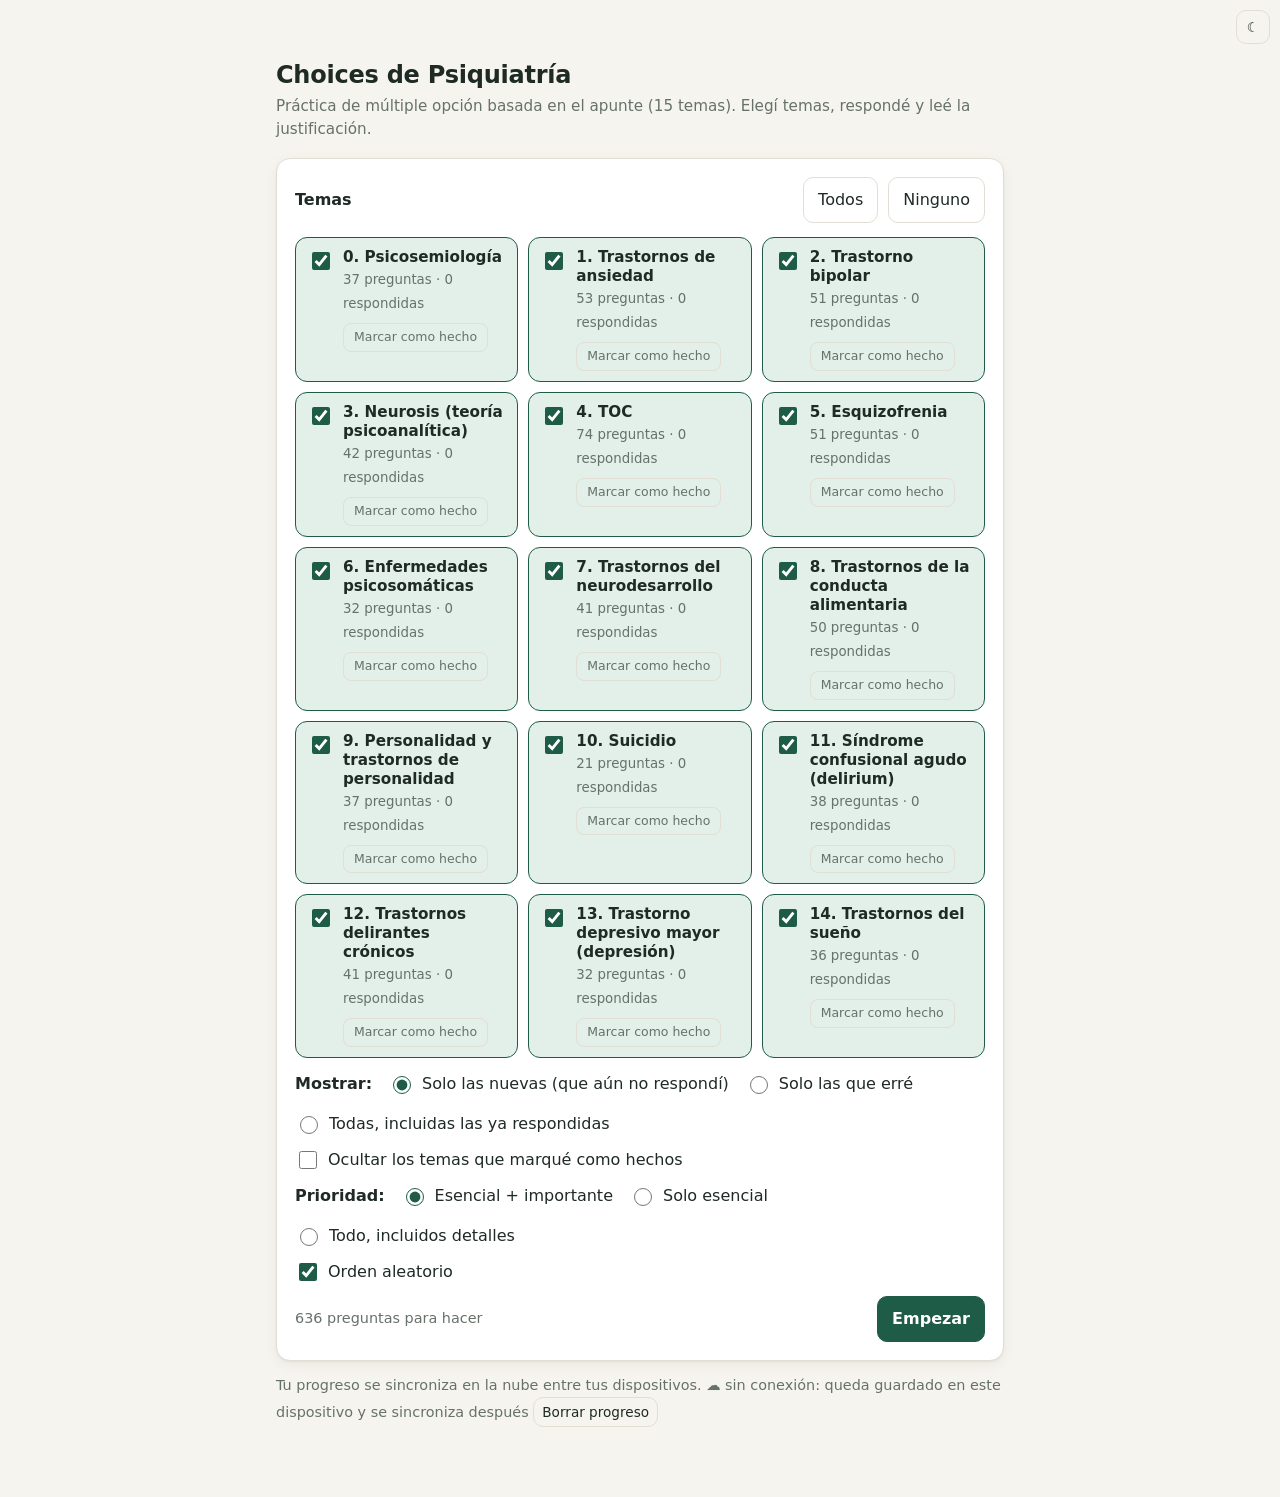
<file: faculdade-psiquiatria-choices.html>
<!doctype html>
<html lang="es">
<head>
<meta charset="utf-8">
<meta name="viewport" content="width=device-width, initial-scale=1">
<title>Choices de Psiquiatría</title>
<style>
:root{
  --bg:#f6f4ef; --card:#ffffff; --ink:#1f2a24; --muted:#66716a; --line:#e2ded4;
  --accent:#1f5c47; --accent-ink:#ffffff; --accent-soft:#e3efe9;
  --ok:#1d7a46; --ok-bg:#e1f3e8; --bad:#b3372e; --bad-bg:#fbe7e4; --warn-bg:#fff3d6;
  --shadow:0 1px 2px rgba(0,0,0,.05),0 4px 14px rgba(0,0,0,.05);
}
@media (prefers-color-scheme: dark){
  :root:not([data-theme="light"]){
    --bg:#141a17; --card:#1d2621; --ink:#e8efe9; --muted:#9aa89f; --line:#2f3b34;
    --accent:#5fb995; --accent-ink:#0f1a15; --accent-soft:#233a2f;
    --ok:#6fd49a; --ok-bg:#1c3a2a; --bad:#f08a80; --bad-bg:#40211e; --warn-bg:#3a3217;
    --shadow:none;
  }
}
:root[data-theme="dark"]{
  --bg:#141a17; --card:#1d2621; --ink:#e8efe9; --muted:#9aa89f; --line:#2f3b34;
  --accent:#5fb995; --accent-ink:#0f1a15; --accent-soft:#233a2f;
  --ok:#6fd49a; --ok-bg:#1c3a2a; --bad:#f08a80; --bad-bg:#40211e; --warn-bg:#3a3217; --shadow:none;
}
*{box-sizing:border-box}
html,body{margin:0}
body{background:var(--bg);color:var(--ink);font:16px/1.5 system-ui,-apple-system,"Segoe UI",Roboto,sans-serif;-webkit-text-size-adjust:100%}
.wrap{max-width:760px;margin:0 auto;padding:54px 16px 56px}
h1{font-size:1.5rem;margin:.2rem 0 .1rem;letter-spacing:-.01em}
.sub{color:var(--muted);margin:0 0 18px;font-size:.95rem}
.card{background:var(--card);border:1px solid var(--line);border-radius:14px;box-shadow:var(--shadow);padding:18px}
.row{display:flex;gap:10px;align-items:center;flex-wrap:wrap}
.spread{justify-content:space-between}
button{font:inherit;cursor:pointer;border-radius:10px;border:1px solid var(--line);background:var(--card);color:var(--ink);padding:10px 14px}
button:focus-visible,input:focus-visible,label:focus-within{outline:3px solid var(--accent);outline-offset:2px}
button.primary{background:var(--accent);color:var(--accent-ink);border-color:var(--accent);font-weight:600}
button.ghost{background:transparent}
button:disabled{opacity:.5;cursor:not-allowed}
.topics{display:grid;grid-template-columns:repeat(auto-fill,minmax(210px,1fr));gap:10px;margin:14px 0}
.topic{display:flex;gap:10px;align-items:flex-start;border:1px solid var(--line);border-radius:12px;padding:10px 12px;background:var(--card);cursor:pointer}
.topic input{margin-top:4px;accent-color:var(--accent);width:18px;height:18px;flex:none}
.topic.on{border-color:var(--accent);background:var(--accent-soft)}
.topic b{display:block;font-size:.95rem;line-height:1.25}
.topic small{color:var(--muted)}
.opts{display:flex;gap:16px;flex-wrap:wrap;margin:12px 0}
.opts label{display:flex;gap:8px;align-items:center;cursor:pointer}
.opts input{accent-color:var(--accent);width:18px;height:18px}
.hint{color:var(--muted);font-size:.9rem}
.bar{height:8px;border-radius:99px;background:var(--line);overflow:hidden}
.bar>i{display:block;height:100%;background:var(--accent);width:0;transition:width .25s}
.meta{display:flex;justify-content:space-between;gap:8px;color:var(--muted);font-size:.9rem;margin:8px 0 14px}
.tag{display:inline-block;background:var(--accent-soft);color:var(--accent);border-radius:99px;padding:2px 10px;font-size:.8rem;font-weight:600;margin-bottom:10px}
.q{font-size:1.12rem;font-weight:600;margin:0 0 14px;line-height:1.4}
.choice{display:flex;gap:12px;align-items:flex-start;width:100%;text-align:left;margin:0 0 10px;padding:12px 14px;border-radius:12px;border:1.5px solid var(--line);background:var(--card);line-height:1.4}
.choice:hover:not(:disabled){border-color:var(--accent)}
.choice .k{flex:none;width:26px;height:26px;border-radius:50%;background:var(--accent-soft);color:var(--accent);font-weight:700;font-size:.85rem;display:grid;place-items:center}
.choice.ok{border-color:var(--ok);background:var(--ok-bg)}
.choice.ok .k{background:var(--ok);color:#fff}
.choice.bad{border-color:var(--bad);background:var(--bad-bg)}
.choice.bad .k{background:var(--bad);color:#fff}
.choice:disabled{opacity:1;cursor:default;color:var(--ink)}
.choice.dim{opacity:.6}
.feedback{margin-top:14px;padding:14px;border-radius:12px;border:1px solid var(--line);background:var(--warn-bg)}
.feedback.ok{background:var(--ok-bg);border-color:var(--ok)}
.feedback.bad{background:var(--bad-bg);border-color:var(--bad)}
.feedback h3{margin:0 0 6px;font-size:1rem}
.feedback p{margin:0}
.feedback .src{margin-top:8px;font-size:.85rem;color:var(--muted)}
.nav{display:flex;justify-content:space-between;gap:10px;margin-top:16px;flex-wrap:wrap}
.score{font-size:3rem;font-weight:800;letter-spacing:-.02em;margin:.2rem 0}
.tb{display:grid;grid-template-columns:1fr auto;gap:4px 12px;align-items:center;margin:10px 0}
.tb .bar{grid-column:1/-1}
.tb span{font-size:.92rem}
.hide{display:none!important}
.theme{position:fixed;top:10px;right:10px;padding:6px 10px;font-size:.85rem}
@media (max-width:480px){.wrap{padding:50px 12px 48px}.card{padding:14px}.q{font-size:1.05rem}}

.topic .tx{flex:1;min-width:0}
.topic .mark{display:block;margin-top:8px;padding:4px 10px;font-size:.78rem;border-radius:8px;background:transparent;color:var(--muted)}
.topic.done{border-left:5px solid var(--ok)}
.topic.done b{color:var(--ok)}
.topic.done .mark{color:var(--ok);border-color:var(--ok)}
.mapbox{margin:10px 0 0;border:1px solid var(--line);border-radius:12px;padding:8px 12px;background:var(--card)}
.mapbox summary{cursor:pointer;color:var(--muted);font-size:.92rem}
.map{display:grid;grid-template-columns:repeat(auto-fill,minmax(40px,1fr));gap:6px;margin:10px 0 4px}
.mp{padding:7px 0;font-size:.85rem;border-radius:8px}
.mp.ok{background:var(--ok-bg);border-color:var(--ok)}
.mp.bad{background:var(--bad-bg);border-color:var(--bad)}
.mp.cur{outline:2px solid var(--accent);outline-offset:1px;font-weight:700}
.feedback .again{margin-top:10px;padding:6px 12px;font-size:.88rem}
</style>
</head>
<body>
<button class="theme ghost" id="theme" aria-label="Alternar tema claro/oscuro">☾</button>
<div class="wrap">

<section id="home">
  <h1>Choices de Psiquiatría</h1>
  <p class="sub">Práctica de múltiple opción basada en el apunte (15 temas). Elegí temas, respondé y leé la justificación.</p>
  <div class="card">
    <div class="row spread">
      <b>Temas</b>
      <span class="row"><button class="ghost" id="allOn">Todos</button><button class="ghost" id="allOff">Ninguno</button></span>
    </div>
    <div class="topics" id="topics"></div>
    <div class="opts" role="radiogroup" aria-label="Qué preguntas mostrar">
      <b>Mostrar:</b>
      <label><input type="radio" name="mode" value="todo" checked> Solo las nuevas (que aún no respondí)</label>
      <label><input type="radio" name="mode" value="wrong"> Solo las que erré</label>
      <label><input type="radio" name="mode" value="all"> Todas, incluidas las ya respondidas</label>
    </div>
    <div class="opts">
      <label><input type="checkbox" id="hideDone"> Ocultar los temas que marqué como hechos</label>
    </div>
    <div class="opts" role="radiogroup" aria-label="Prioridad">
      <b>Prioridad:</b>
      <label><input type="radio" name="prio" value="core" checked> Esencial + importante</label>
      <label><input type="radio" name="prio" value="top"> Solo esencial</label>
      <label><input type="radio" name="prio" value="all"> Todo, incluidos detalles</label>
    </div>
    <div class="opts">
      <label><input type="checkbox" id="shuf" checked> Orden aleatorio</label>
    </div>
    <div class="row spread">
      <span class="hint" id="sel"></span>
      <button class="primary" id="start">Empezar</button>
    </div>
  </div>
  <p class="hint" style="margin-top:14px">Tu progreso se sincroniza en la nube entre tus dispositivos. <span id="sync"></span> <button class="ghost" id="reset" style="padding:4px 8px;font-size:.85rem">Borrar progreso</button></p>
</section>

<section id="quiz" class="hide">
  <div class="row spread">
    <button class="ghost" id="quit">← Salir</button>
    <span class="hint" id="liveScore"></span>
    <button class="ghost" id="finish">Finalizar</button>
  </div>
  <div class="meta"><span id="pos"></span><span id="topicName"></span></div>
  <div class="bar" aria-hidden="true"><i id="prog"></i></div>
  <details class="mapbox"><summary id="mapSum">Mapa de preguntas</summary><div id="map" class="map"></div></details>
  <div class="card" style="margin-top:14px">
    <span class="tag" id="tag"></span>
    <p class="q" id="qtext"></p>
    <div id="choices"></div>
    <div id="fb" class="feedback hide" role="status" aria-live="polite"></div>
    <div class="nav">
      <button id="prev">← Anterior</button>
      <button class="primary" id="next">Siguiente →</button>
    </div>
    <p class="hint" style="margin:10px 0 0">Atajos: A–D o 1–4 para responder · ←/→ para moverte entre preguntas · tocá un número del mapa para saltar</p>
  </div>
</section>

<section id="result" class="hide">
  <h1>Resultado</h1>
  <div class="card">
    <div class="score" id="rScore"></div>
    <p class="sub" id="rMsg"></p>
    <div id="rTopics"></div>
    <div class="row" style="margin-top:16px">
      <button class="primary" id="redo">Repetir las que erré</button>
      <button class="primary" id="cont">Seguir con las que faltan</button>
      <button id="review">Revisar la sesión</button>
      <button id="home2">Volver al inicio</button>
    </div>
  </div>
</section>

</div>

<script>
const QS=[];
QS.push(...[["0.1", "¿Qué autor de la bibliografía de Psicosemiología escribió «Curso de Semiología Psiquiátrica»?", "Hugo Marietan", "Carlos R. Pereyra", "Juan C. Betta", "Mateo S. Denegri", "Pereyra: «Semiología y psicopatología de los procesos de la esfera intelectual». Betta: «Manual de Psiquiatría».", 3], ["0.2", "¿Cuáles son los tres planos de observación del examen inicial?", "Aspecto, actitud y conducta en la entrevista", "Conciencia, orientación y atención del paciente", "Pensamiento, lenguaje y juicio de realidad", "Afecto, voluntad y psicomotricidad general", "El examen mental empieza por la observación del paciente.", 2], ["0.2", "«Colaborador, reticente, suspicaz, hostil, demandante» describe:", "La actitud del paciente", "Su aspecto", "Su orientación", "Su estado de conciencia", "Aspecto: higiene, vestimenta, características físicas.", 2], ["0.2", "«Tranquilo, inquieto, contacto visual, desorganizado, ansioso, irritable» describe:", "Conducta durante la entrevista", "Actitud ante el examinador", "Aspecto físico del paciente", "Estado de orientación", "Son los ejemplos de la diapositiva.", 2], ["0.3", "¿En qué tres grupos se ordenan las funciones psíquicas?", "Cognitiva, afectiva y volitiva", "Básicas, superiores y vegetativas", "Conciencia, atención y memoria", "Pensamiento, lenguaje y juicio", "La cognitiva se divide en FIB y FIS.", 2], ["0.3", "¿Cuáles son las funciones intelectuales básicas (FIB)?", "Atención, sensopercepción y memoria", "Pensamiento, imaginación y juicio", "Atención, pensamiento y memoria", "Sensopercepción, imaginación y juicio", "Las FIS son pensamiento, imaginación y juicio.", 2], ["0.3", "¿Cuáles son las funciones intelectuales superiores (FIS)?", "Pensamiento, imaginación y juicio", "Atención, sensopercepción y memoria", "Pensamiento, memoria y juicio", "Imaginación, atención y juicio", "Las FIB son atención, sensopercepción y memoria.", 2], ["0.4", "¿Cuál es el orden de los niveles de conciencia, de mayor a menor?", "Vigilia, letargo/somnolencia, obnubilación, estupor y coma", "Vigilia, estupor, obnubilación, letargo y coma", "Coma, estupor, obnubilación, letargo y vigilia", "Vigilia, obnubilación, letargo, coma y estupor", "La diapositiva lo muestra como una flecha descendente.", 2], ["0.4", "¿Qué es la claridad de la conciencia?", "Atención más percepción", "Atención más percepción más memoria", "Percepción más memoria", "Atención más pensamiento", "Lucidez = atención + percepción + memoria.", 2], ["0.4", "¿De qué depende la lucidez?", "Del estado de las FIB", "Del estado de las FIS", "Solo del nivel de atención", "Del estado afectivo", "Lucidez = atención + percepción + memoria.", 2], ["0.4", "Paciente vigil, pero que no sabe en qué lugar está ni qué día es. ¿Qué alteración describe?", "Desorientación alopsíquica en espacio y tiempo", "Desorientación autopsíquica en la persona", "Alteración del juicio de realidad", "Obnubilación de la conciencia", "La orientación en persona es la autopsíquica.", 1], ["0.5", "La orientación en espacio y tiempo se llama:", "Alopsíquica", "Autopsíquica", "Somatopsíquica", "Mesopsíquica", "La orientación en persona es la autopsíquica.", 2], ["0.5", "¿Qué función depende de cada componente de la orientación en el tiempo?", "Día o noche depende de la conciencia; la fecha, de la memoria", "Día o noche depende de la memoria; la fecha, de la conciencia", "Ambos dependen exclusivamente de la atención", "Ambos dependen exclusivamente del lóbulo parietal", "La orientación en el espacio se asocia al lóbulo parietal.", 2], ["0.5", "¿Con qué estructura se asocia la orientación en el espacio?", "El lóbulo parietal", "El lóbulo frontal", "El lóbulo occipital", "El cerebelo", "Entorno, lugar, espacio.", 2], ["0.6", "La atención (prosexia) depende de:", "El SRA y el lóbulo frontal", "El lóbulo parietal", "El lóbulo occipital", "El cerebelo", "Puede ser voluntaria (dirigida) o involuntaria (espontánea).", 2], ["0.6", "Hipoprosexia e hiperprosexia son alteraciones:", "Cuantitativas de la atención", "Cualitativas de la atención", "Cuantitativas de la memoria", "Cualitativas del pensamiento", "La alteración cualitativa de la atención es la paraprosexia.", 2], ["0.6", "¿Cómo se explora la atención según la diapositiva?", "Conversación, consignas y meses al revés", "Dibujos y pruebas proyectivas", "Electroencefalograma de reposo", "Test de personalidad escrito", "Son los tres métodos que muestra la diapositiva.", 2], ["0.7", "¿Cómo se ilustran las ilusiones en la diapositiva?", "Con una soga enrollada y una nube con forma de rostro", "Con una voz que repite el propio nombre en silencio", "Con una sombra que se mueve en la penumbra", "Con un espejo roto que deforma la imagen", "Son percepciones distorsionadas de algo real.", 2], ["0.7", "¿Cuáles son los tipos de alucinaciones que muestra el esquema?", "Auditivas, visuales y cenestésicas", "Solo auditivas y visuales", "Solo visuales y olfatorias", "Solo táctiles y gustativas", "También figuran pseudoalucinaciones y alucinosis.", 2], ["0.7", "Soliloquios, musitaciones y risas inmotivadas son:", "Conductas que acompañan a las alucinaciones", "Alteraciones de la memoria reciente", "Alteraciones del juicio de realidad", "Alteraciones de la orientación", "Son conductas observables.", 2], ["0.8", "La amnesia retrógrada se refiere a:", "El pasado", "El futuro", "El presente", "La orientación", "La anterógrada se refiere al futuro.", 2], ["0.8", "¿Cuáles son las alteraciones cuantitativas de la memoria?", "Hipomnesia y amnesia", "Fabulaciones y confabulaciones", "Paramnesias y olvido", "Hipomnesia y fabulación", "Cualitativas: fabulaciones y confabulaciones.", 2], ["0.9", "¿Cuál de estas es una alteración de la forma del pensamiento?", "Viscosidad, perseveración y disgregación del pensamiento", "Fuga de ideas y taquipsiquia del pensamiento", "Ideas obsesivas y deliroides del pensamiento", "Logorrea y taquilalia del lenguaje", "Ritmo: fuga de ideas, taquipsiquia, bradipsiquia.", 2], ["0.9", "¿Qué alteraciones del ritmo del pensamiento muestra la diapositiva?", "Fuga de ideas, taquipsiquia y bradipsiquia", "Viscosidad, perseveración y bloqueo", "Ideas obsesivas y sobrevaloradas", "Disgregación y neologismos", "Contenido: obsesivas, sobrevaloradas, deliroides y delirantes.", 2], ["0.9", "¿Cuáles son las alteraciones del contenido del pensamiento?", "Ideas obsesivas, sobrevaloradas, deliroides y delirantes", "Viscosidad, perseveración y disgregación", "Fuga de ideas, taquipsiquia y bradipsiquia", "Bloqueo e interceptación del pensamiento", "La idea delirante está resaltada en el esquema.", 2], ["0.10", "¿Cuáles son las características centrales de la idea delirante?", "Certeza absoluta e irreductibilidad frente a la evidencia", "Duda permanente con lucha interna del paciente", "Variabilidad diaria según el estado de ánimo", "Culpa y arrepentimiento ante la crítica", "Puede ser verosímil o inverosímil, sistematizada o polimorfa.", 2], ["0.10", "¿Qué dos tipos agrupa el delirio paranoide en el esquema?", "Persecutorio y de perjuicio", "Celotípico y erotomaníaco", "Místico y de culpa", "De ruina y de influencia", "Otros tipos: megalómano, ruina, culpa, influencia, referencia, místico, hipocondríaco, celotípico y erotomaníaco.", 1], ["0.11", "¿Qué alteración del lenguaje corresponde a la articulación?", "Disartria", "Afasia", "Mutismo", "Neologismos", "Fluencia/producción: afasias. Emisión: mutismo.", 2], ["0.11", "Logorrea o verborragia es una alteración de:", "La cantidad del lenguaje, aumentada en exceso", "El ritmo del lenguaje, acelerado o enlentecido", "La articulación de las palabras al hablar", "La creación de palabras nuevas con sentido propio", "Ritmo: taquilalia/bradilalia. Creación: neologismos.", 2], ["0.11", "Ecolalia y verbigeración son alteraciones de:", "La repetición", "La creación", "La emisión", "La fluencia", "Neologismos son alteraciones de la creación.", 2], ["0.12", "¿Qué contenido tiene la diapositiva de imaginación?", "Solo el título, sin contenido para estudiar", "Un esquema completo con definiciones", "Una tabla con las alteraciones principales", "Una lista de síntomas con ejemplos clínicos", "No hay material para esta función en la clase.", 3], ["0.13", "¿Cuál NO es una forma de juicio alterado según la diapositiva?", "Conservado", "Desviado", "Suspendido", "Insuficientemente desarrollado", "Alterado: desviado, deteriorado/debilitado, suspendido o insuficientemente desarrollado.", 2], ["0.13", "¿Qué contrapone la diapositiva de juicio?", "Conciencia de enfermedad (insight) frente a conciencia de situación", "Memoria inmediata frente a memoria remota", "Afecto frente a voluntad de acción", "Orientación frente a lucidez de la conciencia", "Sin definirlas.", 2], ["0.14", "Hipertimia e hipotimia se representan con:", "Un termómetro", "Una balanza", "Un velocímetro", "Una flecha", "La hipertimia puede ser placentera o displacentera.", 2], ["0.14", "¿Cuál de estas es una alteración cualitativa del afecto?", "Indiferencia, ambivalencia y labilidad afectiva", "Hipertimia e hipotimia del estado de ánimo", "Hipobulia e hiperbulia de la voluntad", "Hipercinesia e hipocinesia de la motricidad", "Las cuantitativas son hipertimia e hipotimia.", 2], ["0.15", "¿Cómo se llama la disminución de la voluntad?", "Hipobulia o abulia, función volitiva disminuida", "Hiperbulia, función volitiva aumentada", "Hipotimia, afecto disminuido", "Acinesia, ausencia de movimiento", "Aumentada: hiperbulia.", 2], ["0.16", "¿Cuáles son las alteraciones cuantitativas de la psicomotricidad?", "Hipercinesia, hipocinesia y acinesia", "Manierismos y estereotipias", "Catalepsia y negativismo", "Perseveración y ecopraxia", "Las cualitativas son diez (perseveración, manierismos, etc.).", 2], ["0.16", "¿Cuál de estos términos está entre las alteraciones cualitativas de la psicomotricidad?", "Catalepsia y obediencia automática", "Hipercinesia y agitación psicomotriz", "Hipocinesia e inhibición motora", "Acinesia y enlentecimiento marcado", "Más perseveración, manierismos, estereotipias, ecopraxia e interceptación cinética.", 2], ["0.17", "¿Cuáles son las tres funciones vegetativas de la diapositiva?", "Sueño, alimentación (orexia) y sexualidad", "Conciencia, atención y memoria", "Afecto, voluntad y juicio", "Lenguaje, pensamiento y orientación", "Alteraciones que figuran: insomnio, hiperorexia, anorexia.", 2], ["1.1", "¿Cuál es el eje que ordena el diagnóstico de cualquier trastorno de ansiedad según la clase?", "La preocupación excesiva", "La inquietud motora", "La aceleración del pensamiento", "La impaciencia con el entorno", "El apunte aclara que una persona inquieta, acelerada o impaciente, sin preocupación excesiva de base, no tiene necesariamente un trastorno de ansiedad. El criterio central es la preocupación excesiva.", 1], ["1.2", "El trastorno de ansiedad por separación se vuelve patológico cuando:", "El miedo se replica con intensidad más allá de lo esperable para la edad", "El miedo aparece por primera vez alrededor de los 7-8 meses de vida", "El niño llora al separarse de cualquier persona desconocida", "El niño se niega a hablar con una persona o en un lugar puntual", "Alrededor de los 7-8 meses es una fase normal del desarrollo (el niño toma conciencia de ser distinto del entorno). Se vuelve patológico si se replica con intensidad más allá de lo esperable para la edad.", 2], ["1.2", "¿Cuál es el tratamiento de los trastornos de ansiedad de inicio temprano (separación y mutismo selectivo)?", "Solo psicoterapia", "Un IRS desde el inicio", "Benzodiazepinas a dosis bajas", "Antidepresivos tricíclicos", "Los trastornos de inicio temprano (niñez) se tratan solo con psicoterapia, sin fármacos.", 1], ["1.2", "¿Qué define al mutismo selectivo?", "Imposibilidad de hablar ante una persona o situación puntual", "Negativa voluntaria a hablar en todos los contextos por oposicionismo", "Miedo intenso a ser humillado cuando debe hablar en público", "Retraso del lenguaje con habla pobre en cualquier contexto", "Es la imposibilidad, no la elección, de hablar ante una persona o situación puntual (un docente, un familiar). Previamente se descartan abuso o violencia.", 2], ["1.2", "¿Cuál de estas afirmaciones sobre la fobia específica es correcta?", "El miedo puede dispararse con la sola representación del objeto", "Requiere siempre tratamiento con IRS desde el inicio", "Se define por miedo a los espacios abiertos", "Genera deterioro del funcionamiento aun lejos del estímulo temido", "Es un miedo concreto e intenso a un objeto o situación (alturas, volar, arañas) que se dispara aun con la representación. Fuera de la exposición al estímulo la persona funciona normalmente. Se trata con psicoterapia, generalmente sin fármacos.", 2], ["1.2", "La agorafobia es el miedo a:", "Los espacios abiertos", "Los espacios cerrados o estrechos", "Salir de casa, como se cree popularmente", "Ser humillado en público", "La agorafobia es miedo a los espacios ABIERTOS (no «miedo a salir de casa»). Se contrapone a la claustrofobia (espacios cerrados), relevante por ejemplo para la resonancia magnética.", 2], ["1.2", "Un paciente no levanta la mano en clase, no va a un karaoke y busca pasar inadvertido por temor al juicio ajeno. ¿Qué cuadro tiene?", "Trastorno de ansiedad social", "Fobia específica a un objeto", "Agorafobia", "Mutismo selectivo", "En la ansiedad social el miedo central es hacer el ridículo o ser humillado en público; evita exponerse por temor al juicio ajeno, no por simple timidez.", 1], ["1.2", "¿Qué se descarta previamente ante un cuadro de mutismo selectivo?", "Abuso o violencia", "Hipoacusia congénita", "Esquizofrenia de inicio temprano", "Trastorno bipolar infantil", "El mutismo selectivo es la imposibilidad de hablar ante una persona o situación puntual; antes de diagnosticarlo se descartan abuso o violencia.", 3], ["1.2", "¿Cuál de estos trastornos de ansiedad requiere tratamiento farmacológico?", "Trastorno de ansiedad social", "Trastorno de ansiedad por separación", "Mutismo selectivo", "Fobia específica", "Los de inicio temprano y la fobia específica se tratan con psicoterapia. Requieren fármacos: agorafobia, pánico, TAG y ansiedad social.", 1], ["1.2", "¿Cuál es el tratamiento habitual de la fobia específica?", "Psicoterapia, generalmente sin fármacos", "IRS a dosis altas desde el inicio", "Benzodiazepinas de forma sostenida", "Antipsicóticos atípicos", "La fobia específica (alturas, volar, oscuridad, arañas, serpientes) se trata con psicoterapia, generalmente sin fármacos.", 1], ["1.2", "¿Por qué la claustrofobia es relevante en la práctica clínica?", "Dificulta estudios como la resonancia magnética", "Impide tomar medicación por vía oral", "Contraindica la anestesia general", "Impide realizar un electrocardiograma", "La claustrofobia es el miedo a espacios cerrados o estrechos, a diferencia de la agorafobia (espacios abiertos).", 2], ["1.2", "¿Qué distingue la ansiedad social de la simple timidez?", "Evita exponerse por temor al juicio ajeno y a la humillación", "Es solo reservado y no siente ningún miedo", "Evita únicamente a las personas que conoce", "Se expone sin problemas pero habla poco", "Evita levantar la mano, ir a un karaoke, y busca pasar inadvertido.", 2], ["1.3", "¿Qué diferencia un trastorno de pánico de un ataque de pánico aislado?", "Tras los ataques, la persona evita lugares o situaciones", "El trastorno tiene más síntomas físicos que el ataque aislado", "El ataque aislado dura más que los ataques del trastorno", "Un ataque aislado siempre deja secuelas conductuales", "Un ataque aislado le puede pasar a cualquiera y pasa sin secuelas. El trastorno aparece cuando hay evitación conductual (ej. deja de tomar el subte y camina 20 cuadras).", 1], ["1.3", "Un paciente llega a guardia convencido de que tiene un infarto, con parestesias en el miembro superior izquierdo y opresión precordial, y el ECG es normal. Para el episodio agudo de pánico, el manejo habitual es:", "Benzodiazepinas (clonazepam) y derivación a salud mental", "Un antidepresivo como única medida desde la guardia", "Un antipsicótico atípico a dosis bajas", "Psicoterapia sola, sin ningún fármaco", "La crisis aguda se trata con benzodiazepina; el trastorno de pánico (con evitación conductual) se trata con antidepresivos.", 1], ["1.3", "¿Cuál de estas manifestaciones NO corresponde a un ataque de pánico?", "Alucinaciones auditivas de comando", "Sensación de muerte inminente", "Parestesias en miembro superior izquierdo", "Sensación de «volverse loco»", "El ataque de pánico incluye muerte inminente, asfixia, opresión torácica, parestesias del miembro superior izquierdo, taquicardia, taquipnea, HTA transitoria y pérdida de control.", 2], ["1.3", "Una persona deja de tomar el subte y camina 20 cuadras; luego evita también el colectivo por asociarlo con el túnel del subte. ¿Qué ilustra?", "La evitación conductual propia del trastorno de pánico", "Una agorafobia pura sin ataques previos", "Una fobia específica a los túneles", "Un ataque de pánico aislado sin secuelas", "La evitación progresiva tras los ataques es lo que convierte un ataque aislado en trastorno de pánico.", 1], ["1.3", "¿Cómo se trata el trastorno de pánico ya instalado, con evitación conductual?", "Con antidepresivos", "Con benzodiazepinas únicamente", "Con antipsicóticos", "Solo con observación", "La crisis aguda se trata con benzodiazepina; el trastorno de pánico (con evitación) se trata con antidepresivos.", 2], ["1.3", "¿Qué se espera de un paciente con ataque de pánico que consulta en guardia creyendo tener un infarto?", "ECG normal", "ECG con supradesnivel del ST", "Troponina elevada", "Hipotensión sostenida", "Típicamente consulta por la opresión precordial y las parestesias del brazo izquierdo, que simulan un infarto, pero el ECG es normal.", 1], ["1.3", "Mujer de 32 años con episodios de opresión precordial y parestesias en el brazo izquierdo, ECG normal. Evita el subte y camina 20 cuadras. ¿Qué cuadro tiene?", "Trastorno de pánico, tratado con antidepresivos", "Ataque de pánico aislado, sin tratamiento", "Cardiopatía isquémica estable en seguimiento", "Fobia específica a los túneles y al subte", "Evitación conductual tras los ataques. La crisis aguda se trata con benzodiazepina; el trastorno, con antidepresivos.", 1], ["1.4", "El criterio C del DSM para el TAG exige:", "3 o más síntomas de una lista de 6 posibles", "Al menos 1 síntoma de una lista de 6", "Los 6 síntomas presentes al mismo tiempo", "Alucinaciones asociadas a la preocupación", "El criterio C pide 3 o más de estos 6 síntomas: inquietud, fatigabilidad fácil, dificultad para concentrarse, irritabilidad, tensión muscular y alteraciones del sueño.", 2], ["1.4", "¿Por qué el TAG está subdiagnosticado y subtratado?", "Genera síntomas somáticos y el paciente pasa por otras especialidades", "No produce síntomas físicos, solo preocupación mental", "Los pacientes consultan directamente a psiquiatría", "Responde siempre a la primera consulta clínica", "El estado de alerta sostenido (cortisol crónico y redistribución del flujo) genera somatizaciones. El paciente pasa por gastroenterología, traumatología, etc. Si no responde pese a estudios y tratamiento correctos, hay que sospechar ansiedad de base y derivar.", 2], ["1.4", "¿Qué se plantea sobre la relación entre un TAG no tratado y las enfermedades neurodegenerativas?", "Puede adelantar la aparición clínica", "Causa directamente la enfermedad de Alzheimer", "Protege contra la neurodegeneración por el cortisol", "No tiene relación alguna con la neurodegeneración", "El apunte dice que el TAG no tratado actúa como gatillo ambiental que puede acelerar la aparición de Parkinson, Alzheimer o demencia frontotemporal en predispuestos, sin ser su causa.", 2], ["1.4", "¿Qué caracteriza la preocupación del TAG?", "Excesiva, difícil de controlar y cotidiana", "Limitada a un objeto concreto", "Aparece solo ante estímulos específicos", "Breve y de resolución espontánea", "Abarca trabajo, dinero, transporte, salud de terceros y noticias, y domina el estado basal de la persona.", 2], ["1.4", "¿Qué mecanismo explica las manifestaciones somáticas del TAG?", "Cortisol crónico y alerta sostenida", "Déficit de serotonina periférica", "Hipofunción tiroidea secundaria", "Exceso de dopamina mesolímbica", "Es el mismo mecanismo por el que, al terminar un deporte, el estrés «baja» y uno nota las ganas de orinar.", 2], ["1.4", "¿Por cuál de estas consultas puede circular un paciente con TAG sin diagnosticar?", "Reflujo, úlceras, colon irritable, constipación y contracturas", "Fracturas, luxaciones y esguinces repetidos", "Infecciones respiratorias de repetición", "Cefaleas con aura y fotofobia únicamente", "El paciente pasa por gastroenterología, traumatología, etc., sin llegar nunca a salud mental por cuenta propia.", 1], ["1.4", "Ante un paciente con cuadro clínico que no responde pese a estudios y tratamiento correctos, ¿qué debe sospechar cualquier especialista?", "Ansiedad de base: derivar vía médico de familia", "Simulación del paciente: darlo de alta", "Error de laboratorio: repetir estudios", "Cuadro psicótico oculto: internar", "Es el rol del médico de cualquier especialidad.", 1], ["1.4", "¿Cuál es la serie de riesgo si un TAG no se trata?", "Ansiedad → depresión → psicosis", "Ansiedad → manía → demencia", "Ansiedad → fobia → pánico", "Ansiedad → TOC → bipolar", "Un TAG no tratado puede ser la puerta a un episodio depresivo mayor, y este puede desencadenar un cuadro psicótico en predispuestos.", 2], ["1.4", "Paciente que consulta a gastroenterología por reflujo y colon irritable y a traumatología por contracturas, con preocupación diaria por trabajo, dinero y salud de otros. ¿Qué cuadro sospecha?", "Trastorno de ansiedad generalizada", "Trastorno de pánico con agorafobia", "Enfermedad psicosomática pura", "Hipocondría con búsqueda de información", "El TAG se manifiesta con síntomas somáticos y está subdiagnosticado. Hay que derivar.", 1], ["1.4", "Según los criterios DSM-5 del TAG vistos en clase, ¿cuánto deben prolongarse la ansiedad y la preocupación excesivas?", "Más de 6 meses", "Más de 1 mes", "Más de 3 meses", "Más de 2 años", "Criterio A: ansiedad y preocupación excesivas (expectación aprensiva) sobre una amplia gama de acontecimientos, que se prolongan más de 6 meses.", 1], ["1.4", "Criterio B del TAG en la diapositiva de la clase:", "La preocupación resulta difícil de controlar", "La preocupación se limita a un único tema", "La preocupación aparece solo ante estímulos concretos", "La preocupación cede al distraerse", "Los criterios van de la A a la F: A excesiva y > 6 meses; B difícil de controlar; C ≥ 3 síntomas; D alteración de la actividad global; E exclusión de sustancias o enfermedades; F exclusión de otros trastornos.", 1], ["1.4", "Una paciente con anorexia nerviosa tiene preocupación y ansiedad limitadas a su peso y a la comida. ¿Corresponde diagnosticar TAG?", "No: el foco se limita a los síntomas de otro trastorno (criterio F)", "Sí, porque cumple el criterio A de más de 6 meses", "Sí, si además tiene 3 síntomas del criterio C", "Solo si agrega un ataque de pánico", "El criterio F excluye el TAG cuando el foco de la ansiedad no va más allá de otro trastorno: de ansiedad, del espectro obsesivo compulsivo, TDC, TEPT, anorexia nerviosa, somatización, ansiedad por separación, esquizofrenia o trastorno delirante.", 1], ["1.4", "Un paciente tiene ansiedad excesiva que se explica por efectos fisiológicos directos de una sustancia. ¿Qué criterio del TAG no se cumple?", "El E: exclusión de efectos de sustancias o de enfermedades clínicas", "El B: preocupación difícil de controlar", "El C: presencia de 3 o más síntomas", "El A: duración mayor a 6 meses", "El criterio E exige excluir los efectos fisiológicos directos de una sustancia o de enfermedades clínicas.", 1], ["1.4", "¿Cuál de estos diagnósticos NO figura en la lista de exclusión del criterio F de la diapositiva?", "Trastorno bipolar", "TEPT", "Esquizofrenia", "Trastorno de somatización", "La lista de la diapositiva incluye otro trastorno de ansiedad, del espectro obsesivo compulsivo, TDC, TEPT, anorexia nerviosa, somatización, ansiedad por separación, esquizofrenia y trastorno delirante.", 2], ["1.5", "¿Qué estructuras le dicen a la amígdala «ya pasó el peligro, apagá la alarma»?", "Corteza del cíngulo anterior y corteza prefrontal", "Hipocampo y corteza occipital", "Hipotálamo y glándula hipófisis", "Ganglios basales y cerebelo", "La amígdala da la valencia afectiva a los estímulos; el cíngulo anterior y la corteza prefrontal la regulan.", 2], ["1.5", "¿Cuáles son los hallazgos de imagen que se describen en la neurobiología común de ansiedad y bipolar?", "Amígdala hipertrófica y menor volumen prefrontal y cingular", "Amígdala atrófica y mayor volumen prefrontal", "Hipocampo hipertrófico como único hallazgo", "Menor volumen cerebeloso y talámico", "La hiperactividad crónica agranda la amígdala y el daño neurodegenerativo (con gliosis) reduce el volumen prefrontal y del cíngulo anterior.", 2], ["1.5", "¿Cómo contribuye la hiperactividad amigdalina a la neurodegeneración, además del cortisol crónico?", "Desbalancea glutamato/GABA hacia la excitación", "Aumenta el GABA y produce una sedación neuronal sostenida", "Disminuye la liberación de glutamato en la corteza prefrontal", "Inhibe el eje hipotálamo-hipófiso-adrenal de forma crónica", "El segundo mecanismo es la excitotoxicidad por desbalance hacia glutamato. El primero es el cortisol crónico que atraviesa la BHE y se une a receptores de glucocorticoides.", 2], ["1.5", "¿Qué función cumple la amígdala?", "Da valencia afectiva a los estímulos", "Regula el ritmo sueño-vigilia", "Controla la memoria declarativa", "Coordina el movimiento fino", "Decide si algo es peligroso, agradable o indiferente, tanto por vía sensorial como por aferencias viscerales.", 2], ["1.5", "¿Qué efecto tiene el cortisol crónico sobre las neuronas?", "Retracción dendrítica y pérdida de sinapsis", "Más ramificaciones dendríticas", "Mielinización excesiva", "Proliferación de neuronas nuevas", "El cortisol atraviesa la BHE y se une a receptores de glucocorticoides en neuronas y astrocitos.", 2], ["1.5", "¿Qué ilustra la analogía de la «heladera desenchufada»?", "Un circuito sin flujo vuelve a funcionar al restaurarlo", "El cerebro se apaga por completo durante la ansiedad", "El daño neuronal es siempre irreversible", "El tratamiento solo sirve durante las crisis", "Restaurar el circuito con un tratamiento efectivo hace que el síntoma se restituya.", 3], ["1.6", "Según la clase, el efecto terapéutico verdadero de los antidepresivos es:", "Regular la expresión génica y reconstruir sinapsis", "Llenar de serotonina la sinapsis, de forma directa", "Bloquear de forma sostenida los receptores de dopamina", "Aumentar la transmisión GABAérgica amigdalina", "No es «llenar de serotonina»: es un efecto neurotrófico por regulación génica. Benzodiazepinas, antipsicóticos y estabilizadores del ánimo no tienen ese efecto.", 2], ["1.6", "¿Por qué las drogas psicodélicas (psilocibina, ketamina) pueden funcionar mejor en depresión resistente?", "Son liposolubles y llegan a receptores 5-HT2 intracitoplasmáticos", "Son hidrosolubles y actúan solo sobre receptores de membrana", "Aumentan la cantidad de receptores serotoninérgicos de membrana", "Actúan bloqueando la recaptación de serotonina en la sinapsis", "En el estrés crónico puede haber déficit de receptores serotoninérgicos de membrana. Al ser liposolubles llegan a los 5-HT2 intracitoplasmáticos y generan el mismo efecto neurotrófico.", 2], ["1.6", "¿Cuál de estos grupos tiene efecto neurotrófico comprobado?", "Los antidepresivos (IRS y otros)", "Las benzodiazepinas", "Los antipsicóticos", "Los estabilizadores del ánimo clásicos", "Benzodiazepinas, antipsicóticos y estabilizadores del ánimo no tienen este efecto neurotrófico según la clase.", 2], ["1.7", "¿Cuál es el tratamiento farmacológico de primera línea de los trastornos de ansiedad?", "IRS (ISRS); si no funcionan, IRSN", "Benzodiazepinas sostenidas", "Antidepresivos tricíclicos", "Pregabalina sola", "Primera línea: ISRS, luego IRSN. Pregabalina es coadyuvante; los tricíclicos son segunda línea.", 1], ["1.7", "¿Cuál es el uso correcto de las benzodiazepinas en ansiedad?", "Puente las primeras 2-4 semanas, a dosis bajas", "Tratamiento de fondo durante los 2 años del esquema", "Primera línea sostenida mientras se titula el IRS", "Nunca, ni siquiera como puente de corta duración", "Los IRS tardan ~3 semanas en actuar (regulación génica). La benzodiazepina cubre ese período; lo ideal es retirarla al primer mes de control.", 1], ["1.7", "¿Qué ventaja tienen los antidepresivos tricíclicos (ej. imipramina) sobre los IRS?", "No bajan la libido, lo que mejora la adherencia en jóvenes", "Actúan en la primera semana, antes que los IRS", "Tienen efecto neurotrófico y los IRS no", "Son más seguros que los IRS en sobredosis", "Los tricíclicos son segunda línea; su ventaja es que no producen caída de la libido, que con IRS puede llevar al abandono.", 2], ["1.7", "Un paciente lleva 6 meses con sertralina 50 mg sin mejorar. Según la «regla de oro» de la clase:", "Nunca estuvo en tratamiento: 50 mg es dosis de inicio", "Fracaso terapéutico: corresponde cambiar de grupo", "Corresponde pasar a benzodiazepinas sostenidas", "Es la dosis de tratamiento habitual en ansiedad", "Las dosis de inicio NO son dosis de tratamiento: sertralina 50 mg es el arranque y el tratamiento real está en 200 mg. No fue un fracaso terapéutico.", 1], ["1.7", "¿Cuánto debe durar el tratamiento de ansiedad según la evidencia presentada?", "2 años; extenderlo a 3 o 5 no cambia mucho la recaída", "6 meses exactos, sin excepciones posibles", "5 años como mínimo para reducir recaídas", "De por vida desde el primer día de tratamiento", "El porcentaje de recaída baja con el tiempo y es bajo a los 2 años. Si reaparecen síntomas se reinicia, y puede sostenerse de por vida porque no hay evidencia de daño orgánico por uso crónico de IRS.", 1], ["1.7", "¿Cuál es el fármaco coadyuvante en el tratamiento de la ansiedad?", "Pregabalina", "Imipramina", "Clonazepam", "Quetiapina", "Primera línea ISRS, luego IRSN; la pregabalina es coadyuvante.", 1], ["1.7", "¿Por qué las benzodiazepinas se usan solo como puente?", "Los IRS tardan ~3 semanas en actuar, por regulación génica", "Los IRS actúan en 24 horas y las benzodiazepinas sobran", "Las benzodiazepinas son neurotróficas y se acumulan", "Las benzodiazepinas están contraindicadas en ansiedad", "Ideal: retirarlas al primer mes de control.", 1], ["1.7", "¿Qué dosis de fluoxetina puede requerirse en un TOC con dismorfia corporal?", "Hasta 120 mg", "20 mg", "40 mg como máximo", "5 mg", "Fluoxetina 20 mg es poco; las dosis de inicio no son dosis de tratamiento.", 2], ["1.7", "¿Qué dice la clase sobre el uso crónico de los IRS?", "No hay evidencia de daño orgánico", "Producen daño hepático progresivo", "Causan deterioro cognitivo a largo plazo", "Deben suspenderse siempre a los 6 meses", "La resistencia de los pacientes suele ser un tema de representación social del psicofármaco, no un riesgo médico real.", 2], ["1.7", "Paciente con ansiedad que lleva 6 meses con sertralina 50 mg sin mejoría. ¿Cuál es la interpretación correcta?", "Nunca estuvo realmente en tratamiento: es dosis de inicio", "Fracaso del ISRS: cambiar a benzodiazepinas", "Es la dosis plena habitual del fármaco", "Es una resistencia que exige indicar litio", "Las dosis de inicio no son dosis de tratamiento: sertralina llega a 200 mg.", 1], ["1.8", "«Me gustaría dormirme y no despertar más para dejar de sufrir», sin plan. Esto es:", "Ideación de muerte", "Ideación suicida (activa)", "Planificación suicida", "Acting suicida", "La ideación de muerte expresa cansancio del padecimiento sin plan. La ideación suicida activa implica pensar en matarse y elaborar el modo de hacerlo.", 2], ["1.8", "¿Con qué frecuencia debe evaluarse la ideación suicida en un paciente con episodio depresivo?", "En cada consulta, hasta la mejoría del ánimo", "Solo en la primera consulta del episodio", "Únicamente si el paciente lo menciona", "Solo cuando hay un intento previo", "El episodio depresivo se considera grave por definición; se debe evaluar ideación suicida en cada consulta hasta que mejore el ánimo.", 1], ["1.8", "¿Qué diferencia la ideación suicida (activa) de la ideación de muerte (pasiva)?", "Activa: hay un plan aunque no se anime a ejecutarlo", "Activa: el paciente no tiene sufrimiento alguno", "Pasiva: hay un plan detallado de ejecución", "Son idénticas y se tratan igual", "La ideación de muerte expresa cansancio del padecimiento sin plan.", 1], ["2.1", "¿En qué se diferencia la fisiopatología del bipolar de la de la ansiedad, siendo que comparten base neurobiológica?", "La amígdala queda librada a su suerte y alterna entre extremos", "La amígdala está atrofiada y no responde a los estímulos", "No hay compromiso de la corteza prefrontal ni del cíngulo", "El cortisol se encuentra crónicamente disminuido", "Comparten amígdala hiperreactiva y pérdida de regulación prefrontal/cingular. En el bipolar la amígdala alterna entre un extremo y otro (todo mal / todo bien), de forma desregulada respecto del entorno.", 1], ["2.2", "¿Cuál es la única diferencia que importa entre bipolar tipo 1 y tipo 2?", "El tipo 1 puede tener episodios de manía; el tipo 2 solo hipomanía", "El tipo 2 tiene depresiones más graves y el tipo 1 no", "El tipo 1 nunca tiene hipomanía", "El tipo 2 puede tener manía pero no depresión", "Tipo 1: puede presentar manía (y también hipomanía). Tipo 2: únicamente hipomanía, nunca manía completa.", 1], ["2.2", "Un paciente tuvo un único episodio maníaco confirmado hace 25 años y nunca más. Hoy consulta por depresión. ¿Qué se concluye?", "Es bipolar: un solo episodio confirmado alcanza", "No es bipolar, porque pasó demasiado tiempo", "Hay que esperar un segundo episodio para diagnosticar", "Corresponde a una ciclotimia sin otro diagnóstico", "Alcanza un solo episodio confirmado (aunque lo refiera un familiar o una internación antigua). Se ajusta el tratamiento aunque hoy solo tenga depresión.", 1], ["2.3", "¿Cuál de estas manifestaciones corresponde a la manía y NO a la hipomanía?", "Alucinaciones auditivas e ideación delirante de grandiosidad", "Menor necesidad de dormir, sin otros cambios", "Aumento de la energía y del rendimiento", "Trabajar 16 horas y dormir 4 sintiéndose perfecto", "La manía puede tener alucinaciones y delirios (típicamente de grandiosidad). La hipomanía no: hay aumento de energía y menor necesidad de descanso, sin alteración del pensamiento ni pérdida del juicio.", 2], ["2.3", "¿Qué proporción de los episodios maníacos tiene rasgos psicóticos, y qué consecuencia tiene para la clasificación?", "Aprox. 75%; el tipo 1 puede ser psicótico y el tipo 2 nunca", "Aprox. 10%; ningún bipolar es psicótico", "Aprox. 75%; el tipo 2 es el psicótico", "Aprox. 25%; solo el tipo 2 puede ser psicótico", "El bipolar tipo 1 en manía cursa con episodio psicótico en ~75% de los casos. El tipo 2 (solo hipomanía) nunca es psicótico.", 3], ["2.3", "¿Por qué en la manía hay conductas de alto riesgo (sexo sin protección, apuestas, gastos excesivos)?", "Disminuye la percepción de peligro", "Aumenta el miedo y el paciente actúa por evitación", "Hay un déficit de glutamato en la corteza prefrontal", "Es consecuencia directa del aislamiento social previo", "El apunte explica que, por disminución de la percepción de peligro (amígdala «apagada» para el riesgo), aparecen esas conductas.", 2], ["2.3", "¿Cómo es el discurso y el ánimo del paciente en manía?", "Ánimo muy elevado, gran energía y discurso acelerado", "Ánimo bajo y discurso pobre", "Ánimo estable con discurso lento", "Ánimo irritable sin cambios en la energía", "Similar a un cómico de stand-up muy extrovertido o a alguien bajo efecto de cocaína.", 1], ["2.3", "La fuga de ideas se describe como:", "Sensación de que los pensamientos van muy rápido", "Bloqueo brusco del pensamiento o del discurso", "Repetición en eco de lo que dice el otro", "Pensamiento enlentecido y empobrecido", "Se acompaña de agitación/excitación psicomotriz.", 2], ["2.3", "¿Cuál es el contenido típico del delirio en la manía?", "De grandiosidad, positivo para el paciente", "De ruina y de culpa, negativo", "De persecución policial por una deuda", "De enfermedad incurable", "Puede haber alucinaciones auditivas e ideación delirante en la manía.", 2], ["2.3", "«Con mi plata hago lo que quiero» ilustra:", "Conducta de riesgo por menor percepción de peligro", "Ideación delirante persecutoria", "Compulsión de verificación ritual", "Síntoma negativo de esquizofrenia", "Otras conductas: sexo sin protección con desconocidos y apuestas desmedidas.", 2], ["2.3", "Paciente con ánimo muy elevado, discurso acelerado, delirios de grandeza y alucinaciones auditivas. ¿Qué diagnóstico corresponde?", "Manía con rasgos psicóticos: bipolar tipo 1", "Hipomanía de un bipolar tipo 2", "Esquizofrenia paranoide", "Trastorno delirante de tipo grandioso", "El tipo 1 puede ser psicótico (~75% de las manías); el tipo 2, que solo tiene hipomanía, nunca.", 1], ["2.4", "¿Qué conviene preguntar en la anamnesis para detectar una hipomanía, que rara vez motiva la consulta?", "Por la vida cotidiana: «¿qué ya no podés hacer que antes sí?»", "Si tuvo algún día aislado de mucha energía", "Si consume café o estimulantes con frecuencia", "Solo por antecedentes de internación psiquiátrica", "La persona en hipomanía recién consulta cuando no puede sostener el ritmo. Un día aislado de mucha energía no es hipomanía: el criterio temporal sostenido (días/semanas) es central.", 2], ["2.4", "¿Qué criterio es central para hablar de hipomanía y no de «un día con mucha energía»?", "La duración sostenida de días o semanas", "La presencia de alucinaciones auditivas", "La necesidad de internación", "El uso previo de estimulantes", "Un día aislado de mucha energía (tras dormir bien o por cafeína) no es hipomanía.", 2], ["2.4", "¿Cuándo consulta típicamente una persona en hipomanía?", "Cuando ya no puede sostener ese ritmo", "Al inicio del episodio, por la euforia", "Nunca consulta, bajo ninguna circunstancia", "Siempre por insistencia de la pareja", "Por eso conviene preguntar por la vida cotidiana.", 1], ["2.4", "Hombre de 34 años: hace dos semanas trabaja 16 horas, duerme 4 y se siente perfecto. Sin alucinaciones ni delirios, juicio conservado. ¿Qué cuadro tiene?", "Hipomanía, compatible con un bipolar tipo 2", "Manía psicótica de un bipolar tipo 1", "Trastorno de ansiedad generalizada", "Un día de mucha energía sin significado clínico", "En la hipomanía no hay alteración del pensamiento, alucinaciones ni delirios. Los criterios de duración (días o semanas) la separan de un día aislado.", 1], ["2.5", "¿Cómo es el delirio en la depresión bipolar con rasgos psicóticos (melancolía)?", "De contenido negativo", "De grandiosidad y engrandecimiento", "De contenido erotomaníaco, siempre", "No existe: la depresión bipolar nunca es psicótica", "En la depresión psicótica el delirio es negativo, a diferencia del contenido positivo/grandioso del delirio maníaco.", 2], ["2.6", "¿Qué es el viraje maníaco y por qué es gravísimo?", "Pasaje en días a energía maníaca con ánimo deprimido, con riesgo suicida", "Cambio lento de depresión a manía a los 2 meses de tratamiento", "Remisión espontánea de la depresión con el antidepresivo", "Hipomanía benigna que aparece después del alta", "Ocurre en las primeras semanas (nunca al mes y medio). En depresión pura la abulia protege; en el viraje se recupera la energía primero pero el ánimo sigue deprimido y la ideación persiste: emergencia psiquiátrica.", 1], ["2.6", "¿En qué situaciones obliga a sospechar bipolaridad un primer episodio depresivo?", "Adolescentes y primer episodio depresivo en el embarazo", "Solo en mayores de 60 años con depresión", "Solo si hay antecedente de abuso de sustancias", "Únicamente en el puerperio inmediato", "La anamnesis de todo primer episodio depresivo debe buscar manía/hipomanía previa. Es especialmente importante en adolescentes y en el primer episodio durante el embarazo.", 2], ["2.6", "Según el docente, el aumento del riesgo suicida descrito con antidepresivos en adolescentes se debe a:", "Mala práctica (no evaluar ideación ni descartar bipolaridad)", "Efecto directo e inevitable de todo antidepresivo", "La edad de los pacientes, exclusivamente", "Una interacción con el litio en el tratamiento", "El docente lo atribuye a mala práctica y no al fármaco en sí.", 1], ["2.6", "¿Cómo se previene el viraje cuando hay sospecha de bipolaridad y hay que dar antidepresivo?", "Asociar estabilizador o antipsicótico atípico", "Dar el antidepresivo a dosis mínima, sin cobertura", "Indicar solo benzodiazepinas durante el episodio", "Esperar 1 mes y medio antes de indicar fármacos", "Se cubre con estabilizador o antipsicótico atípico y se retira esa cobertura una vez resuelta la ideación suicida.", 1], ["2.6", "En una depresión pura, ¿por qué la ideación suicida suele no llevar al acto?", "Hay abulia: no tiene energía para ejecutarla", "El ánimo está elevado y lo protege", "Hay delirios de grandeza que lo frenan", "Está sedado por la propia depresión", "A medida que mejora, primero se recupera la energía y luego desaparece la ideación, sin riesgo real.", 2], ["2.6", "¿En qué momento aparece el viraje maníaco tras iniciar un antidepresivo?", "En días, dentro de las primeras semanas de tratamiento", "Al mes y medio, de forma lenta y gradual", "A los 6 meses de iniciado el fármaco", "Solo después de suspender el antidepresivo", "Nunca al mes y medio de evolución lenta.", 1], ["2.6", "Mujer de 28 años con primer episodio depresivo. A los 10 días de iniciar un ISRS casi no duerme, está llena de energía, pero sigue con ánimo bajo y habla de morir. ¿Qué ocurre?", "Viraje maníaco: tiene energía para actuar la ideación suicida", "Respuesta antidepresiva adecuada y precoz", "Efecto adverso gastrointestinal sin importancia", "Cuadro de ansiedad por abstinencia del ISRS", "Es una emergencia psiquiátrica: se recupera la energía antes que el ánimo. Obliga a pensar en bipolaridad no diagnosticada.", 1], ["2.6", "Mujer de 26 años, sin antecedentes, con un primer episodio depresivo en el segundo trimestre de embarazo. ¿Qué hay que sospechar?", "Trastorno bipolar", "Depresión posparto anticipada", "Un trastorno de ansiedad por el embarazo", "Una depresión unipolar sin otra consideración", "El primer episodio depresivo durante el embarazo (no el posparto) obliga a sospechar bipolaridad.", 1], ["2.6", "Adolescente de 15 años con un primer episodio depresivo. ¿Qué debe hacerse antes de indicar un antidepresivo?", "Buscar manía o hipomanía previas y evaluar ideación suicida", "Indicar el antidepresivo y reevaluar en 2 meses", "Pedir directamente estudios por imágenes", "Indicar benzodiazepinas durante 6 meses", "El bipolar puede debutar desde los 13 años. El riesgo suicida atribuido a antidepresivos en adolescentes se debe, según el docente, a mala práctica.", 1], ["2.7", "Un paciente bipolar cambia de deprimido a la mañana a maníaco a la tarde. Es un ciclador:", "Ultrarrápido", "Rápido", "Lento", "Ultralento", "Ultrarrápido: cambios en el mismo día. Rápido: más de un episodio en el mismo año. Lento/ultralento: años entre episodios.", 1], ["2.7", "¿Qué es un episodio mixto?", "Depresión y manía/hipomanía a la vez", "Una manía seguida de una depresión a los 6 meses", "Oscilaciones leves del ánimo sin llegar a umbral", "Un episodio de hipomanía con rasgos psicóticos", "Ej.: llanto y desesperanza junto con inquietud motriz e insomnio. Es emergencia por el riesgo de suicidio con energía disponible. Las oscilaciones leves sin llegar a umbrales son ciclotimia, que no es patológica.", 2], ["2.7", "¿Qué es un ciclo en el trastorno bipolar?", "Ir de la eutimia a un polo, pasar o no por el otro y volver", "Un episodio depresivo aislado y único", "El tiempo entre dos internaciones consecutivas", "Un episodio de hipomanía de una semana", "Los cicladores varían en velocidad.", 2], ["2.7", "Un ciclador rápido es aquel que presenta:", "Más de un episodio dentro del mismo año", "Un episodio cada 10 años", "Cambios dentro del mismo día", "Un solo episodio en toda la vida", "Lento/ultralento: años entre episodios. Ultrarrápido: cambios en el mismo día.", 2], ["2.7", "¿Es patológica la ciclotimia?", "No: oscila levemente sin alcanzar umbrales", "Sí: equivale a un bipolar tipo 2", "Sí: equivale a un bipolar tipo 1", "Sí: requiere litio siempre", "No alcanza los umbrales de manía, hipomanía ni depresión.", 2], ["2.8", "Un bipolar ciclador lento, con años entre episodios, ¿necesita tratamiento continuo?", "Sí: es crónico y progresivo", "No, basta tratar solo el episodio agudo", "No, a los 2 años sin episodios se suspende", "Solo si es tipo 1 y con síntomas psicóticos", "El trastorno bipolar no tiene cura. El objetivo es sostener la eutimia y que los episodios sean lo más leves y breves posible.", 1], ["2.8", "¿Por qué es esperable rotar la medicación una vez resuelto el episodio agudo aunque responda bien?", "Hay fármacos mejores en fase aguda y otros en mantenimiento", "La tolerancia aparece a las 2 semanas de tratamiento", "Los fármacos pierden toda su eficacia después del primer mes", "El litio solo es útil durante la fase aguda", "El apunte lo plantea así: fármacos con mejor evidencia para la fase aguda y otros para el mantenimiento.", 2], ["2.8", "¿Cuál es el objetivo del tratamiento del trastorno bipolar?", "Sostener la eutimia", "Curar el trastorno de forma definitiva", "Retirar toda la medicación a los 2 años", "Evitar solo los episodios de manía", "El trastorno no tiene cura; es crónico y progresivo.", 1], ["2.9", "¿Qué significa «polaridad predominante» de un fármaco?", "Qué polo cubre mejor el fármaco", "Qué tan rápido actúa el fármaco elegido", "Si es un fármaco de primera o segunda generación", "Si el fármaco requiere control de litemia", "La lamotrigina cubre el polo depresivo; por eso se combina con aripiprazol, risperidona, olanzapina o valproato para cubrir ambos polos.", 2], ["2.9", "¿Con qué suele combinarse la lamotrigina para cubrir ambos polos?", "Aripiprazol, risperidona, olanzapina o valproato", "Benzodiazepinas de acción prolongada", "Antidepresivos en monoterapia", "Metilfenidato en dosis bajas", "La lamotrigina cubre mejor el polo depresivo.", 2], ["2.10", "¿Cuál es la droga de primera línea ante cualquier diagnóstico de trastorno bipolar (tipo 1 o 2) según el docente?", "Litio", "Lamotrigina", "Quetiapina", "Carbamazepina", "El docente es enfático: la evidencia es contundente en que el litio es la primera droga, incluso si el paciente viene de años de otros tratamientos.", 1], ["2.10", "¿Cuál es el mecanismo neurotrófico del litio?", "Inhibe la GSK3-beta", "Bloquea los receptores dopaminérgicos D2", "Aumenta la transmisión GABAérgica", "Inhibe la recaptación de serotonina", "Al inhibir la GSK3-beta favorece la recuperación de conexiones sinápticas perdidas, con el mismo principio neurotrófico que los antidepresivos por otra vía.", 1], ["2.10", "El litio en el embarazo:", "Es seguro en toda la gestación y se ajusta tras el parto", "Está contraindicado durante todo el embarazo", "Es seguro solo durante el primer trimestre", "Solo se indica después del parto", "Esto es clínicamente relevante: ante un primer episodio depresivo en el embarazo hay que sospechar bipolaridad, y el litio es una herramienta segura.", 1], ["2.10", "¿Cuál es el rango terapéutico de la litemia?", "0,8–1,2 mEq/L", "0,1–0,3 mEq/L", "2,0–3,0 mEq/L", "8–12 mEq/L", "Requiere litemia periódica: no alcanza con contar comprimidos.", 2], ["2.10", "Un paciente en tratamiento con litio desarrolla hiponatremia. ¿Qué ocurre?", "No se elimina, se acumula y aparecen efectos adversos", "Se elimina en exceso y pierde eficacia", "No pasa nada: las vías de excreción son distintas", "Aumenta su eficacia sin ningún riesgo", "Litio y sodio comparten excreción renal. Hiponatremia → acumulación del litio. Hipernatremia → eliminación excesiva y pérdida de eficacia. Hay que educar sobre ingesta de sal y agua.", 1], ["2.10", "Según el docente, ¿por qué muchos colegas evitan el litio?", "Por la litemia y el balance sodio-litio: un error de manejo", "Porque tiene menos evidencia que otros estabilizadores", "Porque es peligroso durante el embarazo", "Porque no puede sostenerse a largo plazo", "Los dos «peros» llevan a muchos a ir a quetiapina, risperidona, aripiprazol o carbamazepina. Para el docente es un error de manejo.", 1], ["2.10", "¿Qué ocurre con el litio si el paciente tiene hipernatremia?", "Se elimina en exceso y pierde eficacia", "Se acumula y produce toxicidad", "No se modifica su eliminación", "Aumenta su absorción intestinal", "Hiponatremia: el litio no se elimina y se acumula. Hay que educar sobre ingesta de sal y agua.", 1], ["2.10", "¿Hasta cuándo puede sostenerse el litio?", "De por vida, mientras el paciente lo tolere", "Un máximo de 2 años de tratamiento", "Hasta resolver el primer episodio agudo", "Solo durante la fase maníaca", "Si aparecen reacciones adversas significativas se evalúa suspensión o rotación; puede combinarse con otro estabilizador o antipsicótico.", 1], ["2.10", "Paciente bipolar medicado con litio que, por una gastroenteritis, queda con hiponatremia. ¿Qué riesgo corre?", "Acumular litio y tener efectos adversos o toxicidad", "Perder eficacia del litio por eliminarlo de más", "Descompensar la manía por falta de sodio", "Ninguno, porque el litio no depende del sodio", "Litio y sodio comparten la excreción renal: hiponatremia → el litio no se elimina.", 1], ["2.11", "Según la tabla del DSM-5 vista en clase, ¿qué requiere el diagnóstico de trastorno bipolar tipo I?", "Que exista un episodio maníaco", "Que existan un episodio hipomaníaco y uno depresivo", "Que haya al menos dos episodios depresivos", "Que haya habido una hospitalización previa", "El encabezado de la tabla dice que el tipo I requiere que exista un episodio maníaco.", 1], ["2.11", "¿Cuál es la duración mínima del episodio maníaco y del hipomaníaco en la tabla?", "Manía: 1 semana; hipomanía: al menos 4 días consecutivos", "Manía: 4 días; hipomanía: 1 semana", "Manía: 2 semanas; hipomanía: 7 días", "Manía: 1 día; hipomanía: 4 horas", "En ambos el ánimo elevado, expansivo o irritable y el aumento de la actividad y energía son casi todo el día y todos los días.", 1], ["2.11", "¿Cuántos síntomas de la lista se requieren si el ánimo es exclusivamente irritable?", "Cuatro", "Tres", "Dos", "Cinco", "Con ánimo elevado o expansivo bastan 3 o más; si es solo irritable, 4. Vale igual para manía e hipomanía.", 1], ["2.11", "¿Cuál de estos NO es uno de los síntomas de la lista del episodio maníaco?", "Ideas de ruina y de culpa", "Descenso de la necesidad de dormir", "Fuga de ideas o rapidez subjetiva de las ideas", "Implicación en actividades peligrosas o de riesgo", "La lista: grandiosidad y autoestima exagerada, menos necesidad de dormir, habla más y presiona para seguir hablando, fuga de ideas, distractibilidad, más actividad o agitación psicomotriz y actividades de riesgo.", 1], ["2.11", "¿Qué distingue al episodio hipomaníaco del maníaco en cuanto a gravedad?", "La perturbación no es tan grave como para precisar hospitalización", "Siempre hay rasgos psicóticos", "El ánimo nunca es irritable", "Dura más de 1 semana", "En la manía hay dificultades de funcionamiento y puede requerirse hospitalización o haber rasgos psicóticos. En la hipomanía el cambio es evidente para los demás, pero sin hospitalización.", 1], ["2.11", "Paciente con 5 días de ánimo elevado, mucha energía, poco sueño y habla excesiva. El cambio es evidente para los demás, sin hospitalización ni psicosis. ¿Qué episodio es?", "Hipomaníaco", "Maníaco", "Mixto", "Depresivo", "Cumple los 4 días mínimos de la hipomanía y no tiene la gravedad de la manía.", 1], ["2.11", "¿Qué indica la tabla sobre el episodio maníaco y el tratamiento antidepresivo?", "Puede surgir en el curso de un tratamiento antidepresivo", "Nunca ocurre con antidepresivos", "Solo ocurre al suspender el antidepresivo", "Solo ocurre con el uso de litio", "Se relaciona con el viraje maníaco (sección 2.6).", 1], ["2.11", "¿Qué dice el pie de la tabla sobre los episodios hipomaníacos?", "Son frecuentes en el curso del bipolar, aunque no necesarios para el diagnóstico", "Son imprescindibles para el diagnóstico", "Son incompatibles con el tipo I", "Solo aparecen antes del primer episodio maníaco", "La tabla está centrada en el tipo I, que requiere el episodio maníaco.", 2], ["3.0", "¿Por qué el término «neurosis» fue retirado como categoría diagnóstica en el DSM-III?", "Por el criterio de ateoricidad", "Porque se demostró su base genética", "Porque se unificó con psicosis", "Porque se vio que no existía", "Se retiró por el criterio de ateoricidad. Lo que se agrupaba como neurosis hoy se reparte entre pánico, TAG, TEPT, conversión, fobias (social y específica) y TOC.", 3], ["3.1", "¿Qué cambio teórico hace Freud tras atender a «Dora»?", "Pasa de la teoría traumática a la del conflicto", "Pasa de la teoría del conflicto a la traumática", "Abandona el psicoanálisis y adopta el apego", "Pasa de las pulsiones a la segunda tópica", "«Me engañaron mis histéricas»: el conflicto psíquico, no el trauma real, es el núcleo de la neurosis.", 2], ["3.1", "Con la 2ª tópica (1923, «El yo y el ello»), el conflicto pasa a ser entre:", "Ello y superyó", "Pulsiones sexuales y de autoconservación", "Eros y Tánatos", "Consciente e inconsciente", "1ª teoría de pulsiones (1905–1919): sexuales vs autoconservación. 2ª (desde 1919): Eros vs Tánatos. Con la 2ª tópica: ello vs superyó.", 2], ["3.1", "¿Dónde hizo Freud su pasantía, donde Charcot vinculaba la histeria con la sexualidad?", "En la Salpêtrière (París)", "En el Hospital de Viena", "En la Charité de Berlín", "En el Burghölzli de Zúrich", "Freud desarrolló primero la teoría traumática.", 2], ["3.1", "¿Cuáles son las etapas del desarrollo psicosexual mencionadas?", "Oral, anal, fálica y complejo de Edipo", "Sensoriomotora, preoperatoria y operatoria", "Confianza, autonomía e iniciativa", "Apego, exploración y separación", "La teoría traumática sostenía que los neuróticos adultos habían sufrido traumas sexuales reales en esas etapas.", 2], ["3.1", "Según la 2ª teoría de las pulsiones (desde «Más allá del principio del placer», 1919), el conflicto es entre:", "Eros y Tánatos", "Pulsiones sexuales y de autoconservación", "Ello y superyó", "Consciente e inconsciente", "La 1ª teoría (1905–1919) era sexuales vs autoconservación.", 2], ["3.2", "¿Cuál es la definición de síntoma neurótico en el apunte?", "Una formación de compromiso entre el deseo y la defensa", "Un déficit de neurotransmisores cerebrales", "Una pérdida de la prueba de realidad", "Un trauma sexual real vivido en la infancia", "La neurosis es una enfermedad por conflicto psíquico de origen inconsciente entre un deseo no permitido y una defensa. El síntoma es una formación de compromiso.", 2], ["3.2", "Las neurosis son enfermedades:", "Egodistónicas, por regresión", "Egosintónicas, sin conflicto edípico de base", "Por pérdida de la prueba de realidad", "Por fijación exclusiva en etapas pre-edípicas", "Generan malestar al yo (cuerpo extraño), son por regresión a puntos de fijación libidinal y su conflicto es edípico.", 2], ["3.2", "En la metáfora de Freud del pueblo que viaja a la «tierra prometida», ¿qué representa la regresión?", "Volver transitoriamente a vivir como en un punto de fijación", "Llegar por fin a la etapa genital del desarrollo", "Quedarse a vivir para siempre en una estación", "Abandonar el viaje de forma definitiva", "La fijación son los familiares que se quedan a vivir en una estación; la regresión es volver transitoriamente a esas ciudades. Esto habilita el tratamiento psicoanalítico clásico, porque el paciente puede regresar en sesión y volver a la realidad.", 2], ["3.2", "¿Dónde se origina el conflicto neurótico en cada tópica?", "Inconsciente en la 1ª tópica y ello en la 2ª", "Preconsciente en la 1ª y yo en la 2ª", "Superyó en ambas tópicas", "Conciencia en ambas tópicas", "Las neurosis son enfermedades por conflicto psíquico de origen inconsciente.", 2], ["3.2", "¿Por qué el paciente neurótico puede hacer psicoanálisis clásico?", "Regresiona en sesión y vuelve a la realidad", "No tiene conflicto inconsciente", "Su prueba de realidad está abolida", "No tiene defensas psíquicas", "Conserva la capacidad psíquica de ir y venir.", 1], ["3.3", "La neurosis obsesiva se asocia a una fijación:", "Anal", "Oral", "Fálica", "Genital", "Obsesiva: fijación anal (control/descontrol, control de esfínteres). Histeria y fobia: fijación fálica, coincidente con el complejo de Edipo.", 2], ["3.3", "El caso de Isabel de R. ilustra:", "Conversión: el conflicto edípico reprimido se hace síntoma corporal", "Fobia a los velorios y a la muerte de familiares", "Ritual obsesivo con rumiación ideica", "Neurosis traumática por la pérdida", "Enamorada del cuñado, tras la muerte de la hermana el pensamiento inconsciente retorna en el velorio y al día siguiente no puede caminar.", 2], ["3.3", "Paciente con leptospirosis tratada en el Muniz que desarrolla ceguera súbita, con tomografía normal, resuelta con tratamiento psiquiátrico. ¿Qué es?", "Conversión clásica", "Hipocondría", "Fobia", "Delirio hipocondríaco", "Es el caso del docente: ceguera súbita sin causa orgánica ni farmacológica, resuelta con tratamiento psiquiátrico. Conversión.", 1], ["3.3", "¿Cuál es la diferencia entre obsesión y compulsión?", "Obsesión: idea intrusiva; compulsión: ritual que neutraliza", "Obsesión: el acto; compulsión: la idea intrusiva", "Ambas son actos motores repetitivos", "Ambas son ideas egosintónicas, sin ansiedad", "Obsesión = idea intrusiva. Compulsión = el acto/ritual que neutraliza la ansiedad.", 1], ["3.3", "Dos pacientes se lavan las manos sin parar. ¿Cuál es el neurótico obsesivo?", "El que reconoce que están limpias pero no puede evitarlo", "El que cree realmente que están sucias aunque estén limpias", "Ambos, porque el síntoma es idéntico en los dos casos", "Ninguno, porque el lavado de manos no es un síntoma", "Mismo síntoma, distinto juicio: el psicótico cree que están sucias (pérdida de la prueba de realidad); el obsesivo conserva la crítica y consulta por el malestar.", 1], ["3.3", "¿Qué rasgos presenta la fijación anal de la neurosis obsesiva?", "Control y descontrol", "Teatralidad, seducción y búsqueda de atención", "Idealización y devaluación alternantes", "Aislamiento afectivo y desconfianza", "La analidad se relaciona con el control de esfínteres: retener vs expulsar.", 2], ["3.3", "¿Cuál es el síntoma principal de la histeria?", "La conversión", "La obsesión", "La compulsión", "La alucinación", "Aparición brusca de un síntoma, típicamente de la esfera de los sentidos o motor, sin correlato neurobiológico.", 2], ["3.3", "¿Cómo se define la fobia en la teoría psicoanalítica?", "Miedo irracional y desproporcionado que se evita", "Creencia delirante de peligro inminente", "Ritual para calmar la ansiedad", "Síntoma motor sin lesión orgánica", "El avión es estadísticamente de los medios de transporte más seguros.", 2], ["3.3", "¿Cuál es un ejemplo de idea obsesiva egodistónica mencionado en clase?", "Miedo a que se le ocurra una idea suicida", "Convicción de ser perseguido por vecinos", "Escuchar voces que comentan los actos", "Creerse Napoleón", "También: impulsos blasfemos en personas muy religiosas.", 2], ["3.3", "Mujer cuya hermana muere y, tras el velorio, queda sin poder caminar, sin lesión orgánica. ¿Qué mecanismo explica el cuadro?", "Conversión: conflicto edípico reprimido hecho síntoma", "Fobia a los velorios y a la muerte", "Obsesión con ritual de duelo", "Delirium reactivo al duelo", "Es el caso de Isabel de R.; la histeria se asocia a la fijación fálica.", 2], ["3.4", "Según la teoría freudiana de la represión, ¿qué se reprime y qué ocurre con el afecto?", "Se reprime la representación; el afecto se desplaza", "Se reprime el afecto; la representación queda consciente", "Se reprimen ambos por igual, representación y afecto", "No se reprime ninguno de los dos elementos", "Freud sostenía que los afectos no se reprimen pero las representaciones sí. El afecto se desplaza al cuerpo (histeria), a un objeto externo (fobia) o a la cabeza (neurosis obsesiva).", 2], ["3.4", "El afecto desplazado a un objeto externo genera:", "Fobia", "Histeria", "Neurosis obsesiva", "Psicosis", "Al cuerpo → histeria. A un objeto externo → fobia. A la cabeza (rumiación ideica) → neurosis obsesiva.", 2], ["3.5", "En la 2ª teoría de la angustia de Freud (1926, «Inhibición, síntoma y angustia»):", "La angustia es una señal de peligro que activa las defensas", "La represión estanca la libido y eso produce angustia", "La angustia es solo un residuo del trauma del nacimiento", "La angustia aparece como consecuencia de la defensa", "1ª teoría: la represión estanca la libido y produce angustia. 2ª: la angustia es la señal; ante un peligro interno no se puede huir, por eso se activan defensas (y no al revés).", 2], ["3.5", "¿Cuál es la angustia que predomina en la organización neurótica?", "Angustia de castración", "Angustia primordial", "Angustia de separación", "Angustia de abandono", "La castración se vincula al poder/no-poder (el falo representa poder). La primordial es la del nacimiento, sin señal previa; la de separación se refiere a la madre/cuidador.", 2], ["3.5", "¿Qué tipo de angustia explica que las crisis de angustia puedan parecer «sin motivo»?", "La angustia primordial, la única sin señal previa", "La angustia de castración, propia de la neurosis", "La angustia posedípica, del superyó", "La angustia de separación, de la madre", "Las crisis reeditan esa angustia automática primordial.", 2], ["3.5", "¿Cómo es la angustia normal/operativa frente a la patológica?", "Operativa: estudiar; patológica: no presentarse", "Operativa: no presentarse; patológica: estudiar", "Ambas inhiben siempre la conducta", "Ninguna de las dos es útil", "Los 4 tipos: primordial, de separación, de castración y posedípica.", 2], ["3.5", "La angustia posedípica es:", "Temor a perder el amor del superyó", "Miedo a la separación de la madre", "Miedo al castigo físico del padre", "La angustia del propio nacimiento", "El superyó tiene una parte punitiva y una parte amorosa.", 2], ["3.6", "¿Cómo define el apunte el trauma en la neurosis traumática (hoy TEPT)?", "Energía que excede la capacidad psíquica de ligarla", "Cualquier recuerdo desagradable de la infancia", "Un deseo sexual reprimido que retorna", "La pérdida de la prueba de realidad", "Clínica: flashbacks, alteraciones del sueño, angustia y repetición del hecho. En el caso del adolescente expuesto a la bomba, el cuadro reapareció 2-3 meses después ante una amenaza de bomba en un vuelo.", 2], ["3.7", "Identidad integrada, defensas basadas en la represión, prueba de realidad conservada, conflicto edípico y relación de objeto total corresponden a la organización:", "Neurótica", "Borderline", "Psicótica", "Esquizoide", "La neurótica integra virtudes y defectos en sí mismo y en los otros, con vínculos estables y duraderos.", 2], ["3.7", "¿Qué mecanismo de defensa predomina en la organización borderline?", "La escisión y sus derivados", "La represión y sus derivados neuróticos", "La sublimación y el humor, como defensas maduras", "La formación reactiva y el aislamiento", "Defensas primitivas (pre-edípicas). La identificación proyectiva: el paciente expulsa un afecto propio hacia el terapeuta, que empieza a sentirlo.", 2], ["3.7", "¿Qué distingue la organización psicótica de la borderline?", "La prueba de realidad está abolida", "Existe difusión de identidad marcada", "Se usan defensas primitivas, como la escisión", "Predomina una relación de objeto parcial", "Ambas tienen difusión de identidad y defensas primitivas. En la psicótica la prueba de realidad está abolida: «Si yo soy Napoleón, me pueden preguntar cómo me fue en Waterloo».", 2], ["3.7", "Las «unidades de splitting» de Margaret Mahler son normales hasta aproximadamente:", "Los 3 años", "El año", "Los 7 años", "Los 18 años", "Hasta ~3 años el bebé tiene representaciones separadas según gratifican (amor) o frustran (odio). Si persisten más allá, quedan como base de los trastornos de personalidad y de la psicosis.", 2], ["3.7", "¿Qué defensas predominan en la organización neurótica?", "Represión y derivados", "Escisión e identificación proyectiva", "Negación y proyección delirante", "Ausencia de defensas", "Defensas sanas: sublimación, altruismo y humor.", 2], ["3.7", "¿Cómo es la relación de objeto en la organización neurótica?", "Total: integra amor y odio hacia el mismo objeto", "Parcial, tratada como si fuera total", "Parcial y fragmentada en objetos buenos y malos", "Fusional, sin diferenciar el yo del objeto", "En la neurótica el conflicto es edípico y la ansiedad predominante es de castración.", 2], ["3.7", "¿Cuál es la ansiedad predominante en la organización borderline?", "Abandono o engolfamiento", "Castración", "Fragmentación psicótica", "Posedípica", "Relación de objeto parcial, tratada como si fuera total.", 2], ["3.7", "¿Qué excepción de apego se describe en las relaciones del borderline?", "Clinging: dependencia infantil con odio al objeto", "Vínculos profundos y estables en el tiempo", "Aislamiento afectivo total", "Vínculos puramente utilitarios", "«Si me deja, nadie más me va a querer».", 2], ["3.7", "¿Cómo son las relaciones en la variante narcisista de la organización borderline?", "Utilitarias: duran mientras sirven", "Profundas y estables en el tiempo", "Dependientes y de apego intenso", "Inexistentes por aislamiento", "La organización borderline es base de todos los trastornos de personalidad salvo el TOC de personalidad.", 2], ["3.7", "¿Qué es la identificación proyectiva?", "Expulsar un afecto propio hacia el terapeuta", "Imitar al terapeuta en sus gestos", "Negar el afecto que se siente", "Idealizar al terapeuta sin reservas", "Es útil cuando se reconoce y se usa en la interpretación.", 2], ["3.7", "Identidad integrada, represión como defensa, prueba de realidad conservada y conflicto edípico. ¿A qué organización corresponde?", "Neurótica", "Borderline", "Psicótica", "Esquizoide", "La borderline tiene escisión y difusión de identidad; la psicótica, prueba de realidad abolida.", 2], ["3.8", "¿Qué predomina en la etiología de las organizaciones pre-edípicas (borderline y psicótica)?", "Traumas graves; en el Edipo domina la agresión sobre la libido", "Un conflicto edípico bien resuelto en la infancia", "Un duelo reciente en la vida adulta", "Solo factores genéticos, sin influencia ambiental", "Abuso, maltrato, negligencia, abandono o enfermedad grave sin sostén familiar. El Edipo se vive de manera pre-edípica y no se resuelve.", 2], ["3.9", "Un paciente tiene un cuadro psicótico por primera vez a los 58 años. ¿Qué se debe hacer según la regla práctica?", "Buscar organicidad: tumor, ACV o infección", "Diagnosticar esquizofrenia de inicio tardío", "Indicar un antipsicótico y seguir", "Derivar directamente a psicoanálisis", "Un cuadro psicótico que aparece por primera vez después de los 55 años NUNCA es primario. Los síndromes confusionales del anciano (ej. neumonía, ITU afebril) pueden dar excitación y alucinaciones visuales de tipo delirium.", 1], ["3.9", "Hombre de 62 años sin antecedentes psiquiátricos que, por primera vez, presenta delirios y alucinaciones. ¿Cuál es la conducta?", "Buscar organicidad: tumor, ACV, infección", "Diagnosticar esquizofrenia de inicio tardío", "Indicar un antipsicótico sin estudios", "Derivar a psicoterapia", "Un cuadro psicótico que aparece por primera vez después de los 55 años nunca es primario.", 1], ["4.1", "¿Qué son las compulsiones?", "Actos mentales o motores que reducen la ansiedad de la obsesión", "Solo actos motores repetitivos y visibles para otros", "Ideas intrusivas de alta frecuencia en la conciencia", "Conductas de evitación de lugares o personas", "No son solo motoras: repetir una frase mentalmente o formar una «contraimagen» tranquilizadora también cuenta.", 2], ["4.1", "En el DSM-5, el TOC:", "Tiene capítulo propio y ya no es un trastorno de ansiedad", "Sigue incluido dentro de los trastornos de ansiedad", "Quedó dentro de los trastornos psicóticos", "Pasó al grupo de los trastornos de personalidad", "Evolución: DSM-I «reacción obsesivo-compulsiva» → DSM-II «neurosis obsesivo-compulsiva» → DSM-III nace el TOC → DSM-IV dentro de ansiedad → DSM-5 capítulo propio. Posible pregunta de examen.", 2], ["4.1", "¿Cómo define la diapositiva a las obsesiones?", "Pensamientos, impulsos o imágenes recurrentes, vividos como intrusos o no deseados, que causan malestar o ansiedad", "Actos motores repetidos que reducen la ansiedad", "Ideas falsas, fijas e irreductibles que no causan malestar", "Rasgos estables de perfeccionismo y orden", "El sujeto intenta neutralizarlas mediante compulsiones.", 1], ["4.1", "¿Cómo define la diapositiva a las compulsiones?", "Actos mentales o motores para reducir la ansiedad o evitar un evento temido", "Pensamientos intrusos que causan malestar", "Rasgos de personalidad perfeccionista", "Ideas delirantes de contenido persecutorio", "No son solo motoras: también pueden ser actos mentales (ver 4.4).", 1], ["4.1", "¿Es el TOC sinónimo de neurosis obsesiva?", "No: también ocurre en esquizofrenia y psicosis, con alta comorbilidad TOC-esquizofrenia", "Sí: ambos términos describen el mismo cuadro", "Sí, pero solo en adultos jóvenes", "No: el TOC solo ocurre en trastornos afectivos", "La docente aclaró que son cosas distintas y que la comorbilidad TOC-esquizofrenia es muy común.", 1], ["4.1", "¿Por qué el DSM-5 sacó el TOC de los trastornos de ansiedad?", "Porque su fisiopatogenia y su clínica son mucho más complejas que las de la ansiedad", "Porque nunca se acompaña de ansiedad", "Porque responde a los mismos fármacos que la psicosis", "Porque se descubrió un déficit puro de serotonina", "Eso no significa que no se acompañe de ansiedad: lo más común es que sí. Posible pregunta de examen.", 1], ["4.2", "Un paciente de 45 años desarrolla de forma abrupta un cuadro obsesivo-compulsivo. ¿Qué corresponde?", "Descartar causa orgánica: encefalitis, tumor o lesión", "Diagnosticar un TOC típico de inicio tardío", "Diagnosticar un trastorno obsesivo de la personalidad", "Indicar solo TCC con exposición", "El TOC inicia típicamente antes de los 18 años, es raro después de los 30, y si aparece abruptamente después de los 40 hay que descartar organicidad (ej. encefalitis en el circuito córtico-estriado-tálamo-cortical).", 1], ["4.2", "Sobre la epidemiología del TOC:", "Prevalencia 2-3%, ~50% genético, comorbilidad con depresión", "Prevalencia 20-30%, sin ningún componente genético", "Es menos frecuente en esquizofrenia que en la población general", "Inicia típicamente después de los 40 años", "También es más frecuente en esquizofrenia. La depresión mayor suele ser secundaria al TOC crónico no tratado.", 3], ["4.2", "El TOC suele iniciar:", "Antes de los 18 años", "Después de los 50 años, típicamente", "Entre los 30 y los 40 años, típicamente", "Solo en la vejez avanzada", "Si aparece abruptamente después de los 40, hay que descartar causa orgánica.", 2], ["4.2", "¿Con qué suele asociarse la depresión mayor en el TOC?", "Suele ser secundaria al TOC crónico no tratado", "Es previa y causa el TOC", "No hay ninguna asociación entre ambos", "Aparece solo después del tratamiento", "Otras comorbilidades: otros trastornos de ansiedad y TOC de la personalidad.", 2], ["4.2", "Una persona de 42 años desarrolla síntomas de TOC de forma abrupta. ¿Qué debe hacerse primero?", "Preguntar si ya los tuvo antes; si es la primera vez, descartar causa orgánica", "Indicar IRS a dosis altas sin otros estudios", "Diagnosticar TOC de la personalidad", "Esperar 6 meses de evolución", "Si ya los tuvo, es probable que reaparezcan por ser un trastorno crónico.", 1], ["4.2", "Según la diapositiva de epidemiología, ¿qué porcentaje de los casos de TOC inicia antes de los 18 años?", "80%", "50%", "30%", "95%", "Muy rara la aparición de novo luego de los 30 años; luego de los 40 hay que descartar causas orgánicas.", 1], ["4.2", "¿Qué prevalencia de TOC muestra la diapositiva en la esquizofrenia?", "12%", "2-3%", "30%", "50%", "El 2-3% es la población general; el 30% es la comorbilidad con tics.", 1], ["4.2", "Entre las comorbilidades de la diapositiva, ¿cuál es la más frecuente en el TOC?", "Trastorno de ansiedad (76%)", "Trastorno depresivo mayor (41%)", "Trastorno de tics (30%)", "TOCP (20-30%)", "Depresivo mayor 41%, tics 30% y TOCP 20-30%.", 2], ["4.3", "¿Qué vía está alterada en la fisiopatología del TOC?", "La córtico-estriado-tálamo-cortical", "La mesolímbica, con hipofunción dopaminérgica", "La nigro-estriada, con pérdida neuronal", "El eje hipotálamo-hipófiso-adrenal", "Explica la incapacidad de inhibir pensamientos y conductas repetitivas y la comorbilidad con tics. La RMN funcional muestra hiperactividad cortical que se normaliza con el tratamiento efectivo.", 2], ["4.3", "¿Es el TOC un simple déficit serotoninérgico?", "No: la evidencia de un déficit específico es débil", "Sí, es un déficit puro de serotonina", "Sí, pero de dopamina prefrontal", "No, es un exceso de serotonina estriatal", "Se lo considera una disfunción compleja de la neurotransmisión.", 2], ["4.3", "¿Con qué otra condición explica la fisiopatología del TOC una alta comorbilidad?", "Los trastornos de tics", "La epilepsia del lóbulo temporal", "El delirium", "La demencia frontotemporal", "La vía córtico-estriado-tálamo-cortical no solo regula el movimiento, también el inicio de procesos cognitivos.", 2], ["4.3", "¿Qué muestra la RMN funcional en el TOC?", "Hiperactividad cortical que se normaliza con el tratamiento", "Hipoactividad cortical permanente", "Atrofia del hipocampo", "Lesiones cerebelosas bilaterales", "Se normaliza cuando el síntoma desaparece.", 2], ["4.3", "En el paciente de 45 años con esquizofrenia y compulsiones, ¿cómo se interpretó históricamente en psicoanálisis el TOC comórbido?", "Como defensa frente a la emergencia de síntomas psicóticos", "Como un efecto adverso inevitable del fármaco", "Como una simulación del paciente", "Como un trastorno de personalidad", "La comorbilidad TOC-esquizofrenia está descrita incluso en la era pre-antipsicótica.", 1], ["4.3", "Función del síntoma obsesivo-compulsivo según la diapositiva de psicoanálisis:", "Neurosis: formación sustitutiva y descarga de la ansiedad; psicosis: defensivo o restitutivo", "Neurosis: defensivo o restitutivo; psicosis: formación sustitutiva", "Ambas: descarga de la ansiedad", "Ambas: restitución del delirio", "Es una pregunta típica de cruce con la clase de neurosis.", 1], ["4.3", "En la tabla de niveles de organización de la personalidad, ¿qué ansiedad corresponde a la psicosis?", "Aniquilamiento", "Castración", "Abandono y separación", "Culpa", "Neurosis: castración. Borderline: abandono y separación.", 1], ["4.3", "Según la tabla de niveles de organización, ¿cuál es el conflicto de la neurosis?", "Edípico", "Preedípico (separación-individuación)", "Preedípico (simbiosis)", "Narcisista", "Borderline: preedípico (separación-individuación). Psicosis: preedípico (simbiosis).", 2], ["4.3", "¿Qué mecanismos de defensa muestra la tabla para neurosis, borderline y psicosis, respectivamente?", "Represión y derivados; escisión y derivados; identificación proyectiva", "Escisión y derivados; represión y derivados; identificación proyectiva", "Identificación proyectiva; escisión; represión", "Represión; negación; proyección delirante", "La prueba de realidad está conservada en neurosis y borderline y abolida en psicosis.", 1], ["4.3", "Neurobiología del TOC según la diapositiva:", "Hiperfunción de la vía directa e hipofunción de la indirecta", "Hipofunción de la vía directa e hiperfunción de la indirecta", "Hiperfunción de ambas vías", "Hipofunción de ambas vías", "Se traduce en incapacidad para inhibir conductas y pensamientos repetitivos.", 1], ["4.3", "¿Qué dice la diapositiva sobre la hipótesis serotoninérgica del TOC?", "Resultó atractiva por la buena respuesta a ISRS y clomipramina, pero con evidencia a favor débil", "Está demostrada como causa única", "Fue refutada: la serotonina no interviene", "Explica por completo el cuadro", "También se nombran dopamina, glutamato y GABA.", 1], ["4.4", "¿Cuál NO es una cualidad formal de las obsesiones?", "Procedencia externa: la idea se vive como insertada desde afuera", "Iteratividad (alta frecuencia en la conciencia)", "Forzamiento (sensación de ser forzado a pensarlas)", "Procedencia interna (se reconocen como propias)", "Las obsesiones se reconocen como producción del propio psiquismo, a diferencia del síndrome de influencia externa de la esquizofrenia. Las cualidades son iteratividad, forzamiento, procedencia interna y (clásicamente) buen insight.", 2], ["4.4", "¿Cuál es el contenido típico de las obsesiones?", "Desagradable, estereotipado y contrario a los valores propios", "Placentero y congruente con los valores de la persona", "Cambiante de una semana a otra, sin tema fijo", "Bizarro e inverosímil, sin relación con la vida", "Ese carácter contrario a los valores aumenta la angustia. Pueden ser autógenas (espontáneas) o reactivas (gatilladas por un estímulo ambiental).", 2], ["4.4", "Las conductas evitativas en el TOC:", "No son criterio diagnóstico, pero interfieren mucho", "Son el criterio diagnóstico principal", "No tienen impacto funcional alguno", "Solo aparecen en el TOC con insight nulo", "Ejemplos: evitar el contacto con sobrinos o no pasar por ciertos lugares.", 2], ["4.4", "Una obsesión autógena es aquella que:", "Aparece de forma espontánea", "Es gatillada por un estímulo ambiental específico", "Se vive como insertada desde afuera", "Se acompaña de insight nulo", "Las reactivas son las gatilladas por un estímulo ambiental específico.", 2], ["4.4", "¿Qué significa «conciencia de inexactitud» en las obsesiones?", "Saber que la idea probablemente no es cierta, sin poder evitarla", "Creer firmemente que la idea es verdadera", "No registrar la idea como propia", "Dudar de la propia identidad", "Es el buen insight clásico del TOC.", 2], ["4.4", "Una idea obsesiva con insight nulo es, en rigor:", "Una idea delirante", "Una idea sobrevalorada", "Un TOC leve", "Una fobia", "El DSM-5 admite TOC con insight bueno, parcial o nulo. Egosintónico (típico del delirio) = insight nulo; egodistónico (idea obsesiva clásica) = buen insight, malestar y ansiedad.", 1], ["4.4", "Joven que sabe que sus ideas de contaminación son exageradas, pero no puede dejar de lavarse. Sufre y consulta. ¿Qué cuadro tiene?", "TOC con buen insight", "Delirio de contaminación", "Fobia específica", "TOC de la personalidad", "Idea egodistónica con conciencia de irrealidad. Se trata con IRS a dosis altas y/o TCC con exposición y prevención de respuesta.", 1], ["4.4", "En un TOC con buen insight, ¿qué se dijo sobre llevar a cabo la idea obsesiva (ej. de daño)?", "Probablemente no la lleve a cabo; hay que evaluarlo, y le genera mucho sufrimiento", "La llevará a cabo en la mayoría de los casos", "Es un riesgo alto que obliga a internar", "Solo la lleva a cabo si toma IRS", "Con insight nulo es una idea delirante, con convicción plena.", 1], ["4.4", "¿Qué porcentaje de personas reporta intrusiones ideativas idénticas a las del TOC?", "Hasta el 90%", "Hasta el 5%", "Hasta el 25%", "Hasta el 50%", "Quienes no tienen TOC las subestiman. En el TOC hay mayor frecuencia de aparición en la conciencia.", 2], ["4.4", "¿Cuál NO está entre los contenidos desagradables de las obsesiones de la diapositiva?", "Ideas de grandeza", "Contaminación", "Simetría y orden", "Preocupaciones somáticas", "También: agresión, daño, sexual, religioso y conductas socialmente inaceptables.", 3], ["4.4", "¿Cuál de estas es una característica del estilo cognitivo de la persona con TOC en el esquema intrusión → obsesión?", "Fusión acción-pensamiento, sobreestimación del peligro y necesidad de certeza", "Baja necesidad de certeza", "Subestimación de las responsabilidades", "Tolerancia al malestar", "Además de la mayor frecuencia de aparición en la conciencia (Pérez Rivera y Borda, 2019).", 2], ["4.4", "Dentro del espectro TOC, ¿qué incluye el grupo somático?", "Anorexia nerviosa y trastorno dismórfico corporal", "Juego patológico y compulsión a comprar", "Síndrome de Gilles de la Tourette y corea de Sydenham", "Trastorno antisocial de la personalidad", "El grupo somático tiene bajo insight, ideación sobrevalorada y resistencia al tratamiento.", 2], ["4.4", "¿Qué incluye el grupo neurológico del espectro TOC?", "Síndrome de Gilles de la Tourette, corea de Sydenham y algunos tipos de autismo", "Anorexia nerviosa y trastorno dismórfico corporal", "Juego patológico y compulsión sexual", "Trastorno antisocial de la personalidad", "El grupo impulsivo incluye juego patológico, compulsión a comprar, compulsión sexual y trastorno antisocial.", 2], ["4.5", "Criterio A del TOC según la diapositiva de la clase:", "Presencia de obsesiones, compulsiones o ambas", "Presencia de obsesiones y compulsiones juntas", "Presencia de ideas delirantes y compulsiones", "Presencia de compulsiones motoras únicamente", "Las obsesiones y las compulsiones pueden presentarse solas o juntas.", 1], ["4.5", "Criterio B del TOC: ¿cuándo se cumple?", "Si consumen mucho tiempo (1 hora diaria o más) o causan malestar o deterioro significativo", "Solo si ocupan más de 8 horas diarias", "Solo si hay internación previa", "Si aparecen menos de 1 hora al día", "El deterioro puede ser social, laboral o de otras áreas de funcionamiento.", 1], ["4.5", "¿Qué exige el criterio C del TOC?", "Que los síntomas no puedan atribuirse a efectos de sustancias o a una afección médica", "Que haya antecedentes familiares de TOC", "Que los síntomas empiecen antes de los 18 años", "Que exista comorbilidad con tics", "Recordar que el TOC de inicio abrupto después de los 40 obliga a descartar organicidad (4.2).", 1], ["4.5", "Criterio D del TOC:", "Los síntomas no se explican mejor por los síntomas de otro trastorno mental", "Los síntomas se explican por un trastorno de ansiedad", "Los síntomas se explican por un trastorno psicótico", "Los síntomas se acompañan siempre de depresión", "Es un criterio de exclusión, como el C.", 1], ["4.5", "¿Cuáles son los especificadores del insight en el TOC según la diapositiva?", "Bueno, pobre (ideas sobrevaloradas) y nulo (ideas delirantes)", "Bueno, regular y malo", "Leve, moderado y grave", "Egosintónico, egodistónico y mixto", "Se relaciona con 4.4: una idea obsesiva con insight nulo es, en rigor, una idea delirante.", 1], ["4.5", "Además del insight, ¿qué otro especificador figura en la diapositiva?", "Trastorno de tics", "Trastorno de personalidad obsesivo", "Edad de inicio temprana", "Respuesta a los IRS", "El TOC tiene alta comorbilidad con tics por la vía córtico-estriado-tálamo-cortical (4.3).", 1], ["4.5", "Un paciente con TOC y certeza absoluta de que sus ideas son verdaderas. ¿Qué especificador de insight corresponde?", "Nulo (ideas delirantes)", "Bueno", "Pobre (ideas sobrevaloradas)", "Con tics", "El insight nulo convierte la idea obsesiva en una idea delirante (ver caso de 4.9).", 1], ["4.5", "¿Qué sustancia citó la docente que puede causar síntomas obsesivo-compulsivos como efecto adverso?", "Clozapina (antipsicóticos atípicos)", "Haloperidol a dosis bajas", "Sertralina", "Metilfenidato", "Hay que descartar sustancias y causas médicas antes de diagnosticar TOC (criterio C).", 1], ["4.5", "¿Qué importancia tiene el criterio de «una hora diaria o más»?", "Es el criterio por consenso para que las obsesiones o compulsiones sean patológicas", "Es la duración mínima de cada compulsión", "Solo aplica a los niños", "Es la dosis mínima de IRS", "Chequear la llave de gas alguna vez es normal. Si lleva una hora, hace llegar tarde o impide ver a los amigos, requiere tratamiento.", 1], ["4.6", "¿Cuál es la diferencia entre el TOC (síndrome) y el trastorno obsesivo-compulsivo de la personalidad?", "El de personalidad es un rasgo estable", "El de personalidad tiene compulsiones más graves", "Son lo mismo con distinto nombre", "El TOC síndrome pertenece al cluster C", "Son entidades distintas que pueden coexistir. Se puede tener TOC sin rasgos obsesivos de personalidad y responder bien a un IRS.", 1], ["4.6", "Persona muy ordenada, perfeccionista, rígida y con dificultad para delegar, sin obsesiones ni compulsiones. ¿Qué cuadro tiene?", "TOC de la personalidad", "TOC (síndrome)", "Esquizofrenia simple", "Trastorno delirante crónico", "Es un rasgo estable del carácter: preocupación por el orden, las normas y el perfeccionismo.", 1], ["4.6", "Joven de 20 años con certeza de estar contaminado (sin insight), rituales extremos, aislamiento y refractario a IRS a dosis altas. ¿Cuál es la interpretación?", "Espectro de la esquizofrenia: la idea es delirante", "TOC grave que requiere más dosis de IRS", "Fobia específica a la contaminación", "Trastorno de ansiedad generalizada", "Con insight nulo, la idea obsesiva es en rigor una idea delirante.", 1], ["4.6", "¿Qué hay en el TAG que no hay en el TOC según la comparación de la clase?", "Preocupaciones cotidianas sin obsesiones ni compulsiones propiamente dichas", "Obsesiones con insight nulo", "Rituales de limpieza", "Compulsiones mentales", "A veces se confunden por la rumiación.", 1], ["4.6", "Sobre la dosis de IRS, ¿qué se dijo al comparar TAG y TOC en esta clase?", "En el TAG puede responder a dosis más bajas; en el TOC siempre se va al rango superior", "Ambos requieren siempre la dosis más alta", "El TOC responde a dosis más bajas que el TAG", "No hay diferencia de dosis entre ambos", "Ejemplo del TOC: sertralina 50-200 → 200. En la clase de ansiedad (1.7) se dijo que 50 mg es solo dosis de inicio.", 1], ["4.6", "¿Cuántos criterios del trastorno de la personalidad obsesivo-compulsiva (301.4) deben cumplirse?", "Cuatro (o más) de los ocho", "Dos de los ocho", "Todos los ocho", "Cinco de los diez", "Incluyen perfeccionismo que interfiere con terminar tareas, dedicación excesiva al trabajo, rigidez y obstinación, entre otros.", 1], ["4.6", "Según la diapositiva del TOCP, ¿qué ocurre con la comorbilidad TOC-TOCP (20-30%)?", "Empeora el pronóstico del TOC", "Mejora el pronóstico del TOC", "No modifica el pronóstico", "Protege de las recaídas", "El TOCP es del cluster C, con rasgos egosintónicos; su tratamiento es psicoterapéutico (eventualmente farmacológico).", 1], ["4.6", "¿Qué defensas operan en el TOCP según la diapositiva?", "Intelectualización, racionalización y formación reactiva", "Escisión e identificación proyectiva", "Negación y proyección delirante", "Disociación y regresión", "Utilización rígida de defensas maduras, con poca flexibilidad adaptativa.", 2], ["4.7", "¿Cómo es el curso del TOC?", "Crónico y fluctuante", "Agudo y autolimitado en pocos meses", "Progresivo hasta la demencia", "Siempre remite en 2 años", "Las exacerbaciones se asocian a abandono del tratamiento o estresores (duelos, rupturas, inicio de residencia).", 2], ["4.7", "¿Cómo describe la diapositiva el curso longitudinal del TOC?", "Crónico, fluctuante («waxing and waning») y con baja tasa de remisión completa", "Agudo y autolimitado", "Progresivo hasta la demencia", "Episódico con recuperación completa entre episodios", "Criterio clínico evolutivo (Kahlbaum-Kraepelin). Las exacerbaciones son espontáneas, por discontinuar el tratamiento o por gatillos psicosociales.", 1], ["4.8", "TOC leve-moderado, sin comorbilidades y con buen insight. ¿Cuál es la conducta?", "Monoterapia: TCC con exposición y prevención de respuesta, o IRS", "Terapia combinada fármaco + TCC siempre", "Antipsicótico atípico en monoterapia", "Psicoanálisis clásico como tratamiento de elección", "TOC grave, con comorbilidades o bajo insight → terapia combinada (fármaco + TCC).", 1], ["4.8", "¿Cuál es la lógica de dosificación del IRS en el TOC?", "Dosis altas, al techo", "Dosis mínima sostenida durante 6 meses", "Dosis de inicio indefinidamente", "Dosis media durante 2 semanas y evaluar", "Es la misma lógica que en ansiedad, pero el objetivo es directamente el techo del rango terapéutico.", 2], ["4.8", "¿Para qué sirve la escala Y-BOCS?", "Medir la gravedad del TOC y hacer seguimiento", "Medir el insight del paciente", "Diagnosticar el TOC por puntaje", "Medir el riesgo suicida", "No hace falta saberla en detalle. Se evalúan tres ejes: comorbilidades, insight (bueno / sobrevalorado / delirante) y gravedad.", 2], ["4.8", "¿Cuáles son los tres ejes de evaluación previa al tratamiento del TOC?", "Comorbilidades, insight y gravedad", "Edad, sexo y ocupación", "Antecedentes, ánimo y sueño", "Peso, presión y laboratorio", "El insight puede ser bueno, sobrevalorado o delirante, y condiciona adherencia y respuesta.", 1], ["4.8", "¿En qué consiste la técnica de exposición y prevención de respuesta?", "Exponerse a lo temido sin hacer la compulsión", "Distraerse de la idea intrusiva", "Evitar toda situación que la gatille", "Interpretar el conflicto edípico", "Es la TCC indicada en el TOC leve-moderado.", 2], ["4.8", "En el TOC leve-moderado, sin comorbilidades y con buen insight, ¿qué se recomienda idealmente?", "TCC con exposición y prevención de respuesta", "Antipsicótico atípico", "Benzodiazepinas sostenidas", "Solo observación", "La monoterapia puede ser no farmacológica.", 1], ["4.8", "¿En qué consiste la exposición y prevención de respuesta?", "Exponerse a la idea, tolerar la ansiedad sin hacer la compulsión y ver que el evento temido no ocurre", "Evitar toda situación que gatille la idea", "Hacer la compulsión más rápido", "Distraerse con actividades", "Es la TCC indicada en el TOC leve-moderado.", 1], ["4.8", "Si el ensayo de 8 a 12 semanas de IRS no da buena respuesta clínica, ¿cómo se considera el TOC?", "Resistente al tratamiento", "En remisión parcial", "Un trastorno de personalidad", "Un delirium", "La docente dijo que las otras estrategias no hace falta saberlas.", 2], ["4.8", "¿Qué escalas figuran en la evaluación previa del tratamiento del TOC?", "Y-BOCS (gravedad) y escala de ideas sobrevaloradas (OVIS, BABS)", "Hamilton y Beck", "MMSE y CAM", "PANSS y BPRS", "Y-BOCS: subclínico, leve, moderado, severo; permite seguimiento.", 1], ["4.8", "Definición de TOC resistente según la diapositiva:", "Reducción menor al 25% del puntaje basal de la Y-BOCS tras 1 o 2 ensayos con ISRS a dosis y tiempo adecuados", "Falta de respuesta a un solo ensayo de 2 semanas", "Reducción menor al 50% con TCC", "Ausencia de remisión completa a los 5 años", "Dosis adecuada: extremo superior del rango normal; tiempo adecuado: 8-12 semanas.", 1], ["4.8", "Antes de considerar a un TOC como resistente, ¿qué debe hacerse?", "Reconsiderar el diagnóstico y evaluar predictores de mala respuesta (pobre insight, trastorno de la personalidad comórbido, tics)", "Suspender el ISRS", "Indicar clozapina", "Pasar directamente a la cirugía", "La docente aclaró en el audio que las otras estrategias no hace falta saberlas.", 1], ["4.8", "¿Qué estrategias figuran para tratar el TOC resistente?", "Rotar de ISRS, aumentar la dosis con control clínico y ECG, rotar a clomipramina y potenciar con antipsicóticos atípicos (risperidona)", "Solo agregar benzodiazepinas", "Solo suspender la medicación", "Solo aumentar la TCC", "Es la lista de la diapositiva.", 2], ["4.9", "Paciente de 20 años con ideación delirante de contaminación (insight nulo), rituales de neutralización, aislamiento desde los 15 años y refractario a IRS a dosis altas. ¿Qué cuadro es?", "Espectro de la esquizofrenia, no un TOC propiamente dicho", "TOC grave que requiere más dosis de IRS", "Trastorno obsesivo-compulsivo de la personalidad", "Fobia específica a la contaminación", "El insight nulo convierte las aparentes obsesiones y compulsiones en ideación delirante. Requirió clozapina.", 1], ["4.9", "Paciente de 45 años con esquizofrenia tratada con clozapina que desarrolla compulsiones de verificación. ¿Qué dos posibilidades se plantean?", "Efecto adverso de clozapina o comorbilidad TOC-esquizofrenia", "Solo un efecto adverso de la clozapina", "Un trastorno obsesivo de la personalidad", "Un cuadro de delirium", "Hay que verificar la relación temporal con el fármaco. La comorbilidad TOC-esquizofrenia está muy descrita.", 1], ["4.9", "¿Cuál es la enseñanza transversal de los casos clínicos de TOC y esquizofrenia?", "Los síntomas negativos importan más que los positivos", "Los síntomas positivos son los más característicos", "El insight no sirve para diferenciar cuadros", "Toda obsesión debe considerarse psicótica", "Los positivos son inespecíficos y aparecen en muchos cuadros.", 2], ["4.9", "Adolescente de 16 años, buena alumna, lectura repetitiva «por si se equivoca», chequeo de la llave de gas, imágenes de daño a la familia que reconoce exageradas. ¿Diagnóstico y tratamiento?", "TOC típico; IRS + TCC", "Esquizofrenia; antipsicótico", "Trastorno bipolar; litio", "TAG; benzodiazepinas", "Hay buen insight e interferencia funcional (llega tarde, evita desayunar). Probable comorbilidad depresiva secundaria.", 1], ["4.9", "En el caso del adolescente que relee reiteradamente los textos, ¿cómo se interpreta la relectura?", "Como una compulsión mental, no como simple ansiedad de rendimiento", "Como una fobia específica", "Como un síntoma psicótico", "Como un rasgo de personalidad normal", "Las compulsiones también pueden ser mentales, como repetir una frase o formar contraimágenes.", 1], ["4.9", "Paciente con esquizofrenia que desarrolla síntomas obsesivo-compulsivos mientras toma clozapina. ¿Qué se verifica y cómo se interpreta?", "La relación temporal con la clozapina: efecto adverso si es secundaria; comorbilidad si aparece igual con otro fármaco", "Se suspende el diagnóstico de esquizofrenia", "Se diagnostica un TOC de personalidad", "Siempre es efecto adverso de la clozapina", "La relación entre síntomas psicóticos y obsesivo-compulsivos se describe desde la era pre-antipsicótica.", 1], ["4.9", "¿Cómo se llamaba antes la esquizofrenia, según la docente?", "Demencia precoz", "Neurosis obsesiva", "Reacción esquizoide", "Psicosis maníaco-depresiva", "Los síntomas negativos y cognitivos son lo más importante; los positivos son floridos pero inespecíficos.", 2], ["5.1", "¿Qué papel tiene el trauma infantil en la esquizofrenia?", "Gatillo, no causa única: sin carga genética no hay esquizofrenia", "Es la causa única y suficiente de la enfermedad", "No tiene ningún papel en la etiología", "Reemplaza al componente genético", "Es multicausal: componente genético casi seguro (sin gen específico) más factores ambientales. La teoría vírica propone infección materna (típicamente gripe) en el embarazo.", 2], ["5.1", "Sobre las formas clínicas de la esquizofrenia en el DSM-5:", "El DSM-5 las eliminó", "El DSM-5 mantiene todas las formas clínicas", "La cátedra también las descartó", "Solo se conserva la forma paranoide", "La cátedra conserva la clasificación clásica.", 2], ["5.1", "¿Cómo se define la psicosis?", "Pérdida o abolición del juicio de realidad", "Presencia de ánimo muy elevado", "Alteración aguda de la atención", "Miedo excesivo a un objeto concreto", "La esquizofrenia es multicausal.", 2], ["5.1", "¿Qué propone la teoría vírica de la esquizofrenia?", "Infección materna (gripe) durante el embarazo", "Infección en plena adolescencia", "Virus infantil que lesiona la corteza", "Infección paterna previa a la concepción", "Predispondría a la aparición clínica en la adolescencia ante un estresor.", 2], ["5.1", "Joven de 20 años, hace 2 años aislado, abandonó el colegio, escucha voces y tiene un delirio persecutorio que cambia de tema. ¿Qué cuadro tiene?", "Esquizofrenia: negativos previos y delirios que cambian", "Trastorno delirante crónico persecutorio", "Psicosis aguda breve con reparación", "Episodio maníaco con síntomas psicóticos", "El aislamiento y el abandono escolar son síntomas negativos: lo más característico. El delirio polimorfo apunta a esquizofrenia.", 1], ["5.2", "¿Qué alteración dopaminérgica se asocia a cada grupo de síntomas?", "Positivos: ↑ mesolímbica; negativos: ↓ prefrontal", "Positivos: ↓ prefrontal; negativos: ↑ mesolímbica", "Ambos con ↑ dopamina mesolímbica", "Ambos con ↓ dopamina prefrontal", "Los positivos son floridos pero inespecíficos; los negativos son los característicos de la esquizofrenia.", 2], ["5.3", "¿Cómo es el pródromo de la esquizofrenia?", "Aislamiento, ideas extrañas y caída del rendimiento, por meses", "Un brote súbito de síntomas positivos, sin aviso", "Euforia con insomnio y aumento de energía", "Desorientación fluctuante con atención alterada", "Típicamente en la adolescencia media a tardía (~20-22 años). El brote está dominado por síntomas positivos.", 2], ["5.3", "¿A qué edad suele iniciar la esquizofrenia?", "Adolescencia media a tardía, ~20-22 años", "Infancia temprana, antes de los 8 años", "Después de los 50 años de edad", "Entre los 35 y los 40 años", "Después de los 55 años un cuadro psicótico nuevo nunca es primario.", 3], ["5.4", "¿Cuál es el tipo de delirio más frecuente en la esquizofrenia?", "Persecutorio", "Celotípico", "De engrandecimiento", "Hipocondríaco", "También existen engrandecimiento, celotípico, fantástico e hipocondríaco (certeza delirante, distinto de la hipocondría por miedo).", 2], ["5.4", "¿Cómo se debe actuar frente al sufrimiento del paciente psicótico?", "Empatizar con su sufrimiento, que es real", "Ignorarlo, porque el delirio es falso", "Confrontar el delirio con evidencia objetiva", "Minimizarlo para no reforzar el delirio", "El sufrimiento es real y muy intenso y la empatía es parte del abordaje.", 1], ["5.4", "Sobre las alucinaciones en la esquizofrenia:", "Predominan las auditivas", "Predominan las visuales sobre las auditivas", "Predominan las táctiles desde el inicio", "Las auditivas son raras al inicio", "La agresividad es rara salvo en el delirio de ataque o comandada por voces. Las voces suelen ser punitivas, rara vez gratificantes.", 2], ["5.4", "«Escuchar el propio pensamiento en voz alta, reconociéndolo como propio» se llama:", "Sonorización del pensamiento", "Interceptación del pensamiento", "Robo del pensamiento", "Ecolalia", "Interceptación: bloqueo brusco. Robo/difusión: el pensamiento sale por radio, TV, redes. Influencia: una máquina o ser externo controla las acciones.", 2], ["5.4", "Un paciente interrumpe bruscamente su discurso, como si el pensamiento se le cortara. Esto es:", "Interceptación del pensamiento", "Ecolalia", "Neologismo", "Ensalada de palabras", "Interceptación = bloqueo brusco del pensamiento/discurso.", 1], ["5.4", "Repetición «en eco» de lo que dice el otro e imitación de gestos o posturas se llaman, respectivamente:", "Ecolalia y ecopraxia", "Neologismo y jergonofasia", "Interceptación y difusión", "Ecopraxia y ecolalia", "Neologismos: palabras nuevas con significado propio. Ensalada de palabras/jergonofasia: discurso incomprensible por mezcla de palabras.", 2], ["5.4", "La flexibilidad cérea se observa en la catatonía:", "Estuporosa (mutismo e inmovilidad)", "Excitatoria (furia catatónica)", "Ninguna de las dos formas", "Solo en la esquizofrenia simple", "La estuporosa requiere alimentación e higiene asistidas. La excitatoria tiene riesgo vital: sujeción física y control de hidratación y temperatura (hipertermia, deshidratación).", 2], ["5.4", "Un delirio celotípico en la esquizofrenia es:", "La certeza de infidelidad de la pareja", "La certeza de ser perseguido", "La certeza de tener un linaje especial", "La certeza de estar gravemente enfermo", "Otros tipos: fantástico, de engrandecimiento y persecutorio (el más común).", 2], ["5.4", "¿Cuándo es frecuente la agresividad en la esquizofrenia?", "Solo si hay delirio de ataque o voces de comando", "Siempre durante el brote psicótico", "Durante todo el pródromo", "En la forma simple", "La agresividad es rara; el riesgo de autolesión es mayor.", 2], ["5.4", "¿Cómo son las voces de la esquizofrenia?", "Suelen ser punitivas, rara vez gratificantes", "Siempre son gratificantes", "Siempre son neutras", "Son siempre de contenido religioso", "Pueden ser dialogadas (hablan sobre el paciente) o de comando.", 2], ["5.4", "Con la progresión del cuadro pueden aparecer alucinaciones cenestésicas. ¿Cuál es un ejemplo?", "Bichos recorriendo el cuerpo o un aparato en el cerebro", "Escuchar el propio nombre en la calle", "Ver sombras en la penumbra", "Oler humo sin ninguna fuente", "Las visuales y cenestésicas nunca predominan sobre las auditivas.", 2], ["5.4", "¿Qué es el fenómeno de influencia?", "Una máquina o ser externo controla sus acciones", "El pensamiento es robado y difundido por radio", "El discurso se bloquea bruscamente", "Repite en eco el discurso ajeno", "Antes se consideraba patognomónico; hoy se sabe que no es exclusivo de la esquizofrenia.", 2], ["5.4", "Transmisión, robo o difusión del pensamiento (por radio, TV o redes) es una alteración del:", "Contenido del pensamiento", "Lenguaje formal", "Nivel de conciencia", "Estado de ánimo", "La interceptación es el bloqueo brusco.", 2], ["5.4", "Los neologismos son:", "Palabras nuevas con significado propio", "Repeticiones en eco", "Mezclas incomprensibles de palabras", "Bloqueos del discurso", "La ensalada de palabras o jergonofasia es el discurso incomprensible por mezcla de palabras.", 2], ["5.4", "¿Qué caracteriza la forma excitatoria de la catatonía?", "Furia con riesgo vital", "Mutismo e inmovilidad con flexibilidad cérea", "Aplanamiento afectivo y abulia", "Excitación eufórica sin riesgo", "El esfuerzo por liberarse puede generar hipertermia y deshidratación.", 2], ["5.4", "La catatonía en el DSM-5:", "Categoría aparte: orgánica o parte de esquizofrenia", "Forma de esquizofrenia exclusivamente", "Tipo de trastorno bipolar", "Forma de delirium hipoactivo", "La marcha basculante o en pasos cortos no siempre es disquinesia tardía: puede ser propia del cuadro.", 2], ["5.5", "¿Qué incluyen los síntomas negativos y qué consecuencia práctica tienen?", "Aplanamiento, anhedonia y abulia", "Alucinaciones y delirios, sin consecuencias funcionales", "Euforia e insomnio con aumento de la energía", "Desorientación y fluctuación de la conciencia", "También: ausencia de pareja y amigos reales, dificultad para sostener un trabajo, apego/fusión con la figura de cuidado.", 2], ["5.5", "¿Qué diferencia hay en la «reparación» tras un episodio entre una psicosis aguda y la esquizofrenia?", "La psicosis aguda (<3 meses) se repara", "No hay ninguna diferencia entre ambas", "La esquizofrenia siempre se repara por completo", "La psicosis aguda nunca se repara", "En la esquizofrenia puede recordar el brote («qué suerte que ya no me persiguen, pero cómo sufrí») sin reconocerlo como irreal.", 1], ["5.5", "¿Cómo son los vínculos del paciente con síntomas negativos?", "Asimétricos: no inicia el contacto, solo recibe", "Intensos y recíprocos en ambos sentidos", "Idealizados y muy cambiantes", "Utilitarios y de corta duración", "Hay ausencia de pareja y amigos reales, y apego/fusión con la figura de cuidado (típicamente la madre).", 1], ["5.5", "¿Qué tipo de trabajo suele poder sostener el paciente con síntomas negativos?", "Tareas simples y de pocas horas", "Trabajos de alta responsabilidad", "Ninguno, siempre es imposible", "Cualquier trabajo a tiempo completo", "Suele requerirse certificado de discapacidad para el sostenimiento económico.", 1], ["5.6", "¿Cuál es la forma clínica más frecuente, de mejor pronóstico e inicio más tardío?", "Paranoide", "Desorganizada (hebefrénica)", "Simple", "Catatónica", "La paranoide permite en muchos casos sostener familia y trabajo simple si se mantiene el tratamiento; las descompensaciones suelen deberse al abandono encubierto de la medicación.", 2], ["5.6", "La forma de peor pronóstico, inicio más temprano y deterioro rápido y profundo es:", "Desorganizada (antes hebefrénica)", "Paranoide, de inicio tardío", "Residual, con síntomas persistentes", "Simple, con solo síntomas negativos", "Mayor riesgo de internaciones prolongadas.", 2], ["5.6", "¿Qué caracteriza a la esquizofrenia simple?", "Forma rara con solo síntomas negativos", "Forma con solo síntomas positivos, sin negativos", "Forma con catatonía permanente", "Forma con remisión parcial y síntomas residuales", "Residual: remisión parcial con persistencia de algunos síntomas.", 2], ["5.6", "¿Qué suele causar las descompensaciones en la esquizofrenia paranoide?", "El abandono encubierto de la medicación", "El consumo moderado de cafeína", "El cambio de estación del año", "La falta de sueño de una noche", "Permite mantener familia, pareja, hijos y trabajo simple si se sostiene el tratamiento.", 1], ["5.7", "¿Por qué el diagnóstico de esquizofrenia es siempre longitudinal y no solo transversal?", "Un primer brote se confunde con una psicosis aguda: se ve en la evolución", "Un solo brote alcanza para confirmar el diagnóstico", "Los síntomas positivos son específicos de la esquizofrenia", "El diagnóstico se confirma con un estudio de laboratorio", "Los antecedentes familiares pesan mucho en la sospecha, igual que en el trastorno bipolar.", 1], ["5.7", "Según la nota psicodinámica, ¿qué muestra que lo genético/constitucional no es prescindible?", "El mismo trauma con simbiosis normal da trastorno de personalidad", "El trauma por sí solo siempre causa esquizofrenia", "La simbiosis patológica explica todo el cuadro", "El doble mensaje no tiene ningún efecto", "Se describe simbiosis patológica (Mahler) con doble mensaje/double bind, pero es complementaria y no determinante por sí sola.", 2], ["5.7", "¿Qué pesa mucho en la sospecha diagnóstica de esquizofrenia, igual que en el bipolar?", "Los antecedentes familiares", "El nivel educativo", "El estado civil", "El lugar de residencia", "El diagnóstico es siempre longitudinal.", 2], ["5.7", "Joven de 22 años con 2 meses de ideas delirantes y alucinaciones, que luego remite por completo y dice «qué loco que estuve». ¿Qué cuadro es más probable?", "Psicosis aguda con reparación completa", "Esquizofrenia desorganizada de inicio juvenil", "Trastorno delirante crónico persecutorio", "Trastorno bipolar tipo 2 con hipomanía", "En la psicosis aguda (< 3 meses) suele haber reparación completa. El diagnóstico de esquizofrenia es longitudinal.", 1], ["5.8", "En la esquizofrenia, el riesgo es mayor de:", "Autolesión o suicidio", "Heteroagresión, más que suicidio", "Ambos riesgos son exactamente iguales", "Ninguno de los dos riesgos es relevante", "Un paciente descompensado sufre y está en riesgo para sí mismo, salvo que el delirio o las voces de comando indiquen defenderse de un ataque percibido.", 2], ["5.8", "¿Quién está en riesgo, primariamente, durante la descompensación de la esquizofrenia?", "El propio paciente", "Terceros desconocidos en la calle", "Los vecinos del paciente", "Los profesionales que lo atienden", "Salvo delirio o voces de comando que indiquen defenderse de un ataque percibido.", 2], ["5.9", "Antipsicóticos típicos vs atípicos: ¿qué afirmación es correcta?", "Atípicos: algo de efecto en negativos", "Los típicos mejoran los síntomas negativos", "Los atípicos son más baratos y sin efectos metabólicos", "Los típicos no producen disquinesia tardía", "Los típicos son más económicos y eficaces en el brote agudo, pero producen disquinesia tardía y parkinsonismo. Los atípicos requieren control de peso, IMC, cintura, perfil lipídico y ECG.", 1], ["5.9", "¿Qué particularidad tiene la risperidona entre los atípicos?", "Por encima de 4 mg se comporta como un típico", "Es el único atípico sin efecto metabólico", "Solo existe en presentación de depósito", "No produce ningún efecto adverso", "Dosis habitual 2-4 mg/día (hasta 6 mg en algunos casos).", 2], ["5.9", "¿Qué dosis habitual en el hospital corresponde a la olanzapina?", "15–20 mg/día", "10–15 mg/día", "400–800 mg/día", "40–80 mg/día", "Haloperidol 10–15 mg; quetiapina 400–800 mg; olanzapina 15–20 mg; risperidona 2–4 mg; lurasidona 40–80 mg (no disponible en el hospital).", 3], ["5.9", "¿Cuándo se habla de esquizofrenia resistente y cuál es el fármaco?", "Tras 3 tratamientos adecuados sin remisión: clozapina", "Tras 1 tratamiento fallido: olanzapina", "Tras 2 años de tratamiento: haloperidol", "Tras 3 tratamientos fallidos: litio", "La clozapina tiene buena eficacia sobre negativos e ideación suicida, pero exige farmacovigilancia por riesgo de leucopenia/agranulocitosis: no se prescribe ni dispensa sin laboratorio reciente adjunto.", 2], ["5.9", "¿Cuál es la limitación importante de la medicación de depósito?", "Una vez aplicada, no se puede retirar si hay un efecto adverso", "Debe aplicarse todos los días para mantener el efecto", "No sirve en pacientes con mala adherencia al tratamiento", "Solo puede usarse junto con clozapina", "Es útil cuando se sospecha o confirma mala adherencia.", 2], ["5.9", "¿Qué efecto tienen los antipsicóticos típicos sobre los síntomas negativos?", "Ningún efecto relevante", "Los mejoran claramente", "Los empeoran siempre", "Los curan", "Son más económicos y de mayor eficacia en el brote agudo, pero producen disquinesia tardía y parkinsonismo.", 1], ["5.9", "¿Qué controles requieren los antipsicóticos atípicos?", "Peso, IMC, cintura, perfil lipídico y ECG", "Solo hemograma mensual de rutina", "Solo función renal cada seis meses", "Ningún control específico", "Desventajas: más caros, síndrome metabólico, mayor riesgo cardiovascular y de ACV.", 1], ["5.9", "¿Qué dosis habitual en el hospital corresponde a la quetiapina?", "400–800 mg/día", "10–15 mg/día", "2–4 mg/día", "40–80 mg/día", "Haloperidol 10–15; olanzapina 15–20; risperidona 2–4; lurasidona 40–80 (no disponible en el hospital).", 3], ["5.9", "¿Qué riesgo exige farmacovigilancia estricta con la clozapina?", "Leucopenia o agranulocitosis", "Hipertiroidismo", "Insuficiencia hepática aguda", "Ototoxicidad", "No debe prescribirse ni dispensarse sin laboratorio reciente adjunto a la receta (responsabilidad médico-legal del prescriptor).", 1], ["5.9", "La clozapina tiene buena eficacia sobre:", "Síntomas negativos e ideación suicida", "Solo síntomas positivos floridos", "Solo la agitación psicomotriz", "Ninguna de las dimensiones clínicas", "Se usa en esquizofrenia resistente: tras 3 tratamientos adecuados sin remisión.", 1], ["5.9", "Paciente con esquizofrenia que no remite tras tres tratamientos adecuados con dosis y fármacos correctos. ¿Qué se indica y qué se exige?", "Clozapina, con laboratorio reciente por agranulocitosis", "Aumentar el haloperidol sin otro cambio", "Asociar benzodiazepinas de forma crónica", "Indicar litio con litemia mensual", "Es la esquizofrenia resistente. La clozapina no se prescribe ni dispensa sin laboratorio adjunto.", 1], ["5.9", "Paciente con esquizofrenia que abandona la medicación oral en forma reiterada. ¿Qué opción conviene considerar?", "Medicación de depósito intramuscular", "Duplicar la dosis oral", "Pasarlo a benzodiazepinas", "Suspender todo tratamiento farmacológico", "Dura 20–30 días; la limitación es que no se puede retirar si aparece un efecto adverso.", 1], ["5.10", "En la psicoterapia del paciente psicótico:", "Se trabaja con la parte sana", "Se interpreta genéticamente el contenido del delirio", "Se confronta el delirio hasta que ceda", "El psicoanálisis clásico es de elección", "Con el tiempo algunos logran conciencia de enfermedad parcial («lo que me pasó no es lo habitual»), lo que ayuda a la adherencia.", 1], ["5.10", "Algunos pacientes psicóticos transfieren con la institución y otros con el terapeuta individual. ¿Cuál es la consecuencia clínica?", "Con la institución: toleran cambiar de terapeuta, no de hospital", "Con la institución: se descompensan al cambiar de terapeuta", "Con el terapeuta: toleran cualquier derivación", "Ninguno de los dos tipos tiene consecuencias clínicas", "El segundo tipo es más diferenciado, pero reedita una dinámica cuasi-simbiótica.", 1], ["5.10", "¿Cuál es el principio ético central del tratamiento de la psicosis?", "«Es distinto, no menos ni más»: acompañar y evitar el peligro", "Lograr que acepte nuestra realidad cuanto antes", "Mantenerlo internado de forma permanente", "Ignorar el delirio y centrarse en la medicación", "La ruptura con la realidad fue la herramienta que encontró para sobrevivir a condiciones adversas. Recursos: terapia ocupacional, talleres protegidos, hospital de día/noche, residencias asistidas, casas a medio camino.", 1], ["5.10", "¿Qué recursos de rehabilitación se mencionan?", "Terapia ocupacional, talleres, hospital de día y casas a medio camino", "Internación prolongada como única herramienta", "Psicoanálisis individual como única herramienta", "Medicación de depósito como única herramienta", "Son fundamentales para evitar internaciones prolongadas por falta de lugar donde vivir.", 2], ["6.1", "¿Qué cambió entre DSM-IV y DSM-5 respecto de la hipocondría y el trastorno dismórfico corporal?", "Hipocondría y dismorfia salieron de somatización", "Ambas pasaron a ser trastornos de ansiedad", "Ambas quedaron dentro de los somatomorfos", "Ambas se eliminaron del manual", "DSM-IV: «trastornos somatomorfos» (incluía hipocondría y dismórfico) → DSM-5: «trastornos de somatización».", 3], ["6.2", "¿Qué diferencia una enfermedad psicosomática de un simple rasgo de somatización?", "Un patrón repetido en el tiempo, no un episodio puntual", "El rasgo de somatización siempre es orgánico", "No hay diferencia entre ambos", "El rasgo es siempre más grave que la enfermedad", "Cada persona suele tener una vía preferencial propia de expresión somática del estrés.", 1], ["6.3", "Una enfermedad psicosomática se caracteriza por:", "Afectación orgánica y funcional", "Afectación funcional sin ninguna lesión orgánica", "Ausencia de afectación orgánica y funcional", "Solo temor a tener una enfermedad grave", "Ejemplos: asma, gastritis, colon irritable, psoriasis, artritis reumatoidea, colitis ulcerosa. En el asma, la crisis puede ser gatillada por anoxia ambiental o por un estresor emocional con la misma alteración de la vía aérea.", 2], ["6.3", "¿Cuál es un ejemplo de enfermedad psicosomática clásica?", "Asma, psoriasis o colitis ulcerosa", "Ceguera de origen conversivo", "Miedo persistente a tener cáncer", "Delirio somático de infestación", "También gastritis, colon irritable y artritis reumatoidea.", 2], ["6.3", "En el asma, la crisis puede ser gatillada por:", "Anoxia ambiental o estrés emocional, igual vía aérea", "Solo por alérgenos inhalados", "Solo por estrés emocional intenso", "Solo por infecciones virales", "Es la multideterminación.", 2], ["6.4", "Según Bowlby, ¿qué ocurre si el cuidador no responde a las señales emocionales del bebé?", "Las señales emocionales dejan de emitirse y predomina lo orgánico", "El bebé se vuelve más expresivo emocionalmente", "Se desarrolla un apego seguro de todos modos", "El bebé aprende a verbalizar antes de lo esperado", "El apego es central hasta los 3-4 años. Los modelos inseguros son ambivalente, evitativo y desorganizado.", 2], ["6.4", "El experimento «Still Face» (cara de piedra) muestra que:", "El bebé intenta reconectar y luego se desespera y llora", "El bebé ignora a la madre y sigue jugando", "El bebé se calma de inmediato", "El bebé imita la cara inexpresiva de la madre", "Fue un experimento de los años 60.", 2], ["6.4", "Los tres elementos de Pierre Marty para un cuadro psicosomático son:", "Pensamiento operatorio, depresión esencial y desorganización progresiva", "Alexitimia, conversión y fobia", "Apego, separación y simbiosis", "Cuerpo para dos, holding y constancia objetal", "Pensamiento operatorio: rígido, concreto, monocorde, sin emoción. Depresión esencial: desvalorización más que tristeza. Desorganización progresiva: cede la «unidad psicosomática».", 2], ["6.4", "¿Qué autor plantea que somos una «unidad psicosomática» que puede resquebrajarse?", "Winnicott", "McDougall", "Marty", "Bowlby", "McDougall (años 80) habla del cuerpo como escenario y del «cuerpo para dos».", 3], ["6.4", "¿Hasta qué edad es central el apego según Bowlby?", "Hasta los 3-4 años, la deambulación", "Hasta los 10 años de edad", "Hasta la pubertad", "Solo durante el primer mes", "El llanto es la única vía expresiva inicial y no siempre corresponde a una necesidad fisiológica.", 3], ["6.4", "¿Cuáles son los modelos de apego inseguros?", "Ambivalente, evitativo y desorganizado", "Seguro, ansioso y dependiente", "Sumiso, desafiante y pasivo", "Simbiótico, fusional y autónomo", "Se generan cuando, al volver de explorar, el infante encuentra indiferencia, rechazo o enojo.", 2], ["6.4", "¿Qué es el «cuerpo para dos» de McDougall?", "Fantasía del bebé de formar una unidad con el cuerpo materno", "Trastorno de la imagen corporal en la adolescencia", "Simbiosis patológica de la vida adulta", "Síntoma conversivo de la primera infancia", "A medida que la alimentación deja de ser a demanda se habilita la separación-individuación.", 2], ["6.4", "¿Cómo es el relato del paciente con pensamiento operatorio sobre su dolencia?", "Monocorde, ordenado, centrado en lo orgánico", "Dramático y teatral, con mucha emoción", "Delirante y desorganizado", "Evasivo y fabulador", "Pensamiento rígido, concreto, con escasa capacidad de fantasía y goce onírico.", 1], ["6.4", "¿Cómo se caracteriza la depresión esencial de Marty?", "Desvalorización (herida narcisista) más que tristeza", "Tristeza intensa con llanto frecuente", "Ideación suicida activa y permanente", "Euforia compensatoria de la pérdida", "La desorganización progresiva es el momento en que la unidad psicosomática cede.", 2], ["6.5", "La alexitimia es:", "Dificultad para identificar emociones y decirlas con palabras", "Exceso de expresión emocional ante el estrés", "Pérdida de memoria para hechos emocionales", "Miedo persistente a enfermarse", "Etimología: a- (carencia) + lexis (palabra) + timos (emoción). Asociada a psicosomáticas y también a anorexia nerviosa. El trabajo con la palabra es inicialmente muy limitado.", 2], ["6.5", "¿Con qué otro cuadro, además de las psicosomáticas, se asocia la alexitimia?", "Anorexia nerviosa", "Esquizofrenia paranoide", "Trastorno bipolar", "Delirium", "Al no poder expresar la emoción en el campo simbólico, se expresa en el cuerpo.", 2], ["6.6", "Parálisis o ceguera sin lesión en la vía neurológica, con función realmente alterada. ¿A qué cuadro corresponde?", "Trastorno conversivo: orgánica NO, funcional SÍ", "Enfermedad psicosomática: orgánica SÍ, funcional SÍ", "Hipocondría: orgánica NO, funcional NO", "Delirio hipocondríaco con certeza de enfermedad", "En la hipocondría solo existe el temor a tener una enfermedad grave: no hay enfermedad ni limitación funcional objetiva, aunque sí limitación conductual por evitación.", 1], ["6.6", "¿Qué caracteriza a la hipocondría en la diferenciación de tres cuadros?", "Sin alteración orgánica ni funcional: solo el temor", "Con alteración orgánica y funcional", "Sin alteración orgánica y con alteración funcional", "Con alteración orgánica y sin alteración funcional", "Enfermedad psicosomática: orgánica SÍ + funcional SÍ. Conversivo: orgánica NO + funcional SÍ.", 1], ["6.6", "Paciente con asma que se agrava con el estrés, con vía aérea alterada y función respiratoria afectada. ¿Cómo se clasifica?", "Enfermedad psicosomática: orgánico + funcional", "Trastorno conversivo sin lesión orgánica", "Hipocondría con temor a la enfermedad", "Delirio hipocondríaco irreductible", "Conversivo: orgánica NO + funcional SÍ. Hipocondría: orgánica NO + funcional NO.", 1], ["6.7", "¿Cuál de estas características sugiere crisis convulsiva conversiva y no epiléptica?", "Sin mordedura de lengua ni incontinencia", "Mordedura de lengua e incontinencia de esfínteres", "EEG con descargas epileptiformes", "Buena respuesta a los anticonvulsivantes", "La conversiva suele iniciar tras un factor emocional y ser más prolongada que una crisis epiléptica típica.", 2], ["6.7", "Sobre el trastorno conversivo:", "No es fingido: se adquiere inconscientemente y no sigue vías reales", "Es una simulación consciente para obtener beneficios", "Sigue los dermatomas de forma típica", "Siempre hay lesión demostrable del quiasma óptico", "Es heredero conceptual de la histeria de conversión freudiana (caso Ana O.).", 2], ["6.7", "¿Qué caso freudiano es el paradigma de la histeria de conversión?", "Ana O.", "Dora", "Isabel de R. únicamente", "El pequeño Hans", "Los trastornos conversivos son herederos conceptuales de la histeria de conversión.", 2], ["6.7", "¿Qué ocurre en una paresia conversiva respecto de los dermatomas?", "No hay alteración de dermatomas ni sigue vías reales", "Sigue el dermatoma de la raíz comprometida", "Hay una lesión medular evidente", "Es siempre un cuadro fingido", "Tampoco hay lesión del quiasma óptico en una ceguera conversiva.", 2], ["6.8", "Un paciente tiene la certeza irreductible de padecer una enfermedad inexistente. ¿Cómo se diferencia de la hipocondría y cómo se trata?", "Delirio hipocondríaco: se trata con antipsicótico", "Hipocondría: se trata con IRS", "Trastorno conversivo: se trata con psicoterapia", "Enfermedad psicosomática: se trata con benzodiazepinas", "La hipocondría es miedo o temor a una enfermedad grave (cáncer, HIV), con búsqueda compulsiva de información y evitación.", 1], ["6.8", "¿A qué lleva la hipocondría en la conducta del paciente?", "Búsqueda compulsiva de información y evitación", "Negación total de los síntomas", "Automedicación con psicofármacos", "Internaciones frecuentes por riesgo", "Hoy la información se busca en buscadores o IA conversacional.", 1], ["6.9", "Trastorno dismórfico corporal: ¿qué tratamiento y qué se sabe de la cirugía?", "Antipsicóticos de base", "IRS en monoterapia; la cirugía lo resuelve", "Benzodiazepinas; la cirugía lo mejora", "Solo psicoanálisis, sin fármacos", "Si hay depresión comorbida, el antipsicótico va primero y luego se suma un IRS. Es frecuente en dermatología, cirugía plástica y odontología.", 1], ["6.9", "¿En qué consultas es frecuente el trastorno dismórfico corporal?", "Dermatología, cirugía plástica y odontología", "Cardiología y neumonología", "Traumatología y neurología", "Gastroenterología y urología", "El paciente está convencido de tener un defecto físico mínimo o inexistente que condiciona su vida.", 2], ["6.9", "Paciente convencido de tener la nariz deforme, que cubre su rostro y pide cirugías. Un observador no ve el defecto. ¿Qué cuadro y qué tratamiento?", "Dismórfico corporal: antipsicótico como base", "Hipocondría: IRS en monoterapia", "Conversión: psicoterapia únicamente", "Fobia social: benzodiazepinas", "La cirugía no resuelve el cuadro: el problema no es el rasgo físico.", 1], ["6.10", "¿Por qué los pacientes con enfermedades psicosomáticas rara vez llegan al Hospital Borda?", "Se ven en clínica médica y se derivan solo si evolucionan mal", "El Borda no atiende pacientes adultos", "Son cuadros psiquiátricos que exigen internación", "Consultan primero en salud mental por iniciativa propia", "Es muy raro que el paciente llegue a salud mental por iniciativa propia.", 1], ["6.11", "¿Cuál es la pauta de los IRS en psicosomática?", "Latencia de 4-5 semanas, 6-8 meses y descenso gradual", "Latencia de 1 día y suspensión al mejorar", "Duración de 2 semanas y retiro brusco", "Uso continuo de por vida desde el primer día", "Se usan si hay comorbilidad depresiva/ansiosa. No existe un fármaco específico para la enfermedad psicosomática.", 2], ["6.11", "Si en un paciente \"psicosomático\" se considera usar un antipsicótico, ¿qué indica?", "Probablemente no sea psicosomático, sino otra entidad", "Es el tratamiento de elección en psicosomática", "Indica que tiene alexitimia severa", "Indica que hay que sumar benzodiazepinas", "Los antipsicóticos NO se usan en la enfermedad psicosomática propiamente dicha.", 1], ["6.11", "¿Cuál es el objetivo realista del tratamiento de la enfermedad psicosomática?", "Menos intensidad y frecuencia", "La desaparición completa y definitiva de los episodios", "Solo la remisión del síntoma orgánico", "Evitar toda forma de psicoterapia", "Requiere trabajo de simbolización/mentalización. Las psicoterapias: cognitivo-conductual (breve, focalizada) y psicoanalítica (más profunda y larga). El diagnóstico se demora porque el paciente resiste la derivación.", 1], ["6.11", "¿Cómo se orienta el diagnóstico de una enfermedad psicosomática?", "Escalas autoadministradas más entrevista clínica", "Solo estudios de laboratorio", "Solo resonancia magnética de cerebro", "Diagnóstico por exclusión absoluta", "El diagnóstico suele demorarse porque el paciente resiste la derivación a salud mental.", 1], ["6.11", "¿Qué precauciones tienen las benzodiazepinas en psicosomática?", "Definir para qué, por cuánto tiempo y cuándo retirarlas", "Usarlas sin límite de tiempo", "Usarlas como primera línea sostenida", "No requieren ninguna precaución especial", "Por tolerancia y dependencia.", 1], ["6.11", "¿Qué características tiene la psicoterapia cognitivo-conductual frente a la psicoanalítica en psicosomática?", "TCC: breve y focalizada", "TCC: de años; psicoanálisis: de semanas", "Ambas duran lo mismo", "La TCC está contraindicada", "Ninguna es universalmente mejor.", 2], ["7.1", "¿Cuáles son las cinco áreas del desarrollo afectadas en los trastornos del neurodesarrollo (posible pregunta de examen)?", "Lenguaje, conducta, motricidad, cognición y habilidades sociales", "Atención, memoria, ánimo, sueño y apetito", "Lenguaje, ánimo, sueño, percepción y pensamiento", "Motricidad, afecto, sexualidad, sueño y cognición", "Son afecciones de inicio en la infancia (hasta los 5 años), con alteración sostenida de una o más áreas que interfiere con la vida diaria.", 2], ["7.1", "Sobre el TOD (trastorno oposicionista desafiante):", "No es del neurodesarrollo estricto", "Es el trastorno del neurodesarrollo más frecuente de todos", "No tiene relación alguna con TEA ni con TDAH", "Aparece exclusivamente en la vida adulta", "Los más frecuentes son TDAH y TEA; también se incluye la discapacidad intelectual.", 2], ["7.1", "¿Hasta qué edad se considera el período del desarrollo en los trastornos del neurodesarrollo?", "Hasta los 5 años", "Hasta los 12 años", "Hasta los 18 años", "Hasta los 2 años", "Son condiciones de inicio en la infancia, sostenidas en el tiempo.", 3], ["7.2", "¿Cuál es la tríada característica del TDAH y cómo se diagnostica?", "Inatención, hiperactividad e impulsividad", "Mutismo, estereotipias y rigidez ante cambios", "Inatención, labilidad e insomnio; diagnóstico por test", "Hiperactividad, delirios y alucinaciones; diagnóstico clínico", "Pueden sumarse evaluaciones neurocognitivas con perfil atencional (psicopedagogía), con versiones para niños (hasta ~16 años) y adultos.", 2], ["7.2", "¿Qué puede sumarse al diagnóstico clínico del TDAH?", "Evaluación neurocognitiva con perfil atencional", "Resonancia magnética de cerebro", "Electroencefalograma obligatorio", "Dosaje plasmático de dopamina", "Existen versiones homologadas para niños (hasta ~16 años) y para adultos.", 1], ["7.2", "Niño de 7 años inatento, impulsivo, con bajo rendimiento, que juega horas a videojuegos sin problema. ¿Qué cuadro sospecha y qué fármaco de primera elección?", "TDAH: metilfenidato", "TEA: aripiprazol como primera línea", "TOD: risperidona como primera línea", "Ansiedad: sertralina a dosis altas", "El videojuego es una actividad automatizada y no descarta TDAH.", 1], ["7.3", "¿Cuáles son los tres ejes principales del TEA?", "Comunicación, habilidades sociales y procesamiento sensorial", "Inatención, impulsividad e hiperactividad", "Ánimo, ansiedad y sueño", "Motricidad, apetito y sueño", "Se agregan comportamiento estereotipado/restringido, trastornos de conducta, del lenguaje y de la motricidad. Compromete las cinco áreas del desarrollo.", 2], ["7.3", "¿Con qué frecuencia el TEA se acompaña de discapacidad intelectual y qué tests apoyan el diagnóstico?", "80%; se apoya con M-CHAT y ADI-R", "20%; se confirma solo con ADOS", "Nunca; no existe ningún test de apoyo", "50%; se usa la escala Y-BOCS", "El diagnóstico es clínico (examen, entrevista a los padres, sospecha en controles pediátricos).", 1], ["7.3", "La alteración del procesamiento sensorial más frecuente en el TEA es:", "Hipersensibilidad a estímulos auditivos y táctiles", "Hiposensibilidad olfatoria", "Alteración exclusiva del gusto", "Ceguera funcional sin lesión", "Ejemplos: no toleran que los abracen, fascinación por luces u objetos en movimiento.", 2], ["7.3", "¿Cómo se llamaba previamente el TEA?", "Trastorno generalizado del desarrollo o de Asperger", "Esquizofrenia de inicio infantil", "Retraso madurativo simple", "Trastorno esquizoide de la personalidad", "El TEA compromete las cinco áreas del desarrollo.", 2], ["7.3", "La «literalidad del lenguaje» en el TEA significa:", "No comprender el doble sentido del lenguaje", "Usar metáforas en exceso", "Hablar muy rápido", "No hablar nunca", "Pertenece al eje de trastornos de la comunicación, junto con la dificultad para el contacto visual.", 2], ["7.3", "¿Qué es un comportamiento restringido típico del TEA?", "Interés por objetos que ruedan y rigidez ante cambios", "Juego imaginativo muy variado", "Flexibilidad ante los cambios de rutina", "Amplio interés por jugar con otros", "También: juego repetitivo y falta de juego imaginativo.", 2], ["7.3", "Niño de 4 años sin contacto visual, literal, con rutinas rígidas e hipersensible a los ruidos. ¿Qué cuadro y qué tratamiento principal?", "TEA: terapias de rehabilitación", "TDAH: metilfenidato", "TOD: antipsicótico", "Mutismo selectivo: IRS", "Solo un pequeño porcentaje requiere medicación sintomática.", 1], ["7.4", "¿Qué criterio evita sobrediagnosticar TOD una conducta disruptiva aislada?", "Que sea sostenido (>4 semanas) y genere disfuncionalidad real", "Que haya al menos un episodio de agresión física", "Que el niño tenga menos de 3 años", "Que los padres refieran quejas del colegio", "El criterio es la funcionalidad, no la presencia de mal comportamiento. Un niño repetidamente etiquetado de «maleducado» probablemente curse un TOD de base.", 2], ["7.4", "¿Cuál de estas es una característica del TOD?", "Enfado permanente y desafío a la autoridad", "Aislamiento y mutismo", "Miedo intenso a separarse", "Inatención sin conducta desafiante", "También: vengativos, pierden la calma con facilidad y rompen normas deliberadamente.", 2], ["7.4", "Niño con enfado y desafío permanentes a la autoridad durante más de 4 semanas, con disfunción familiar. ¿Qué cuadro tiene?", "Trastorno oposicionista desafiante", "Un berrinche normal para la edad", "TDAH de presentación pura", "Trastorno bipolar infantil", "El criterio es la funcionalidad, no un mal comportamiento aislado.", 1], ["7.5", "La impulsividad se define como:", "Reacción motora inesperada ligada a una emoción", "Aumento constante de la actividad psíquica", "Incapacidad de soportar el malestar ante la frustración", "Respuesta emocional desmedida y mal modulada", "Hiperactividad: aumento constante de actividad (deambulación en el autismo). Intolerancia a la frustración: incapacidad de soportar el malestar. Desregulación emocional: respuesta emocional desmedida.", 2], ["7.5", "¿Cuándo un berrinche pasa a ser patológico?", "Cuando supera los 10 minutos o es muy disfuncional", "Cuando ocurre alrededor de los 2 años", "Cuando incluye llanto intenso", "Cuando dura apenas 2 minutos", "Los berrinches son normales entre los 18 meses y los 3 años y medio/4 años. Muchos pediatras los atribuyen a «falta de límites» cuando puede haber un trastorno del neurodesarrollo de base.", 2], ["7.5", "La desregulación emocional y la intolerancia a la frustración:", "No son exclusivas del neurodesarrollo: aparecen en límite y bipolar", "Son exclusivas de TEA y de TDAH", "Solo aparecen durante la infancia", "Son síntomas positivos de la psicosis", "Desregulación habitualmente ante emociones negativas, más raramente ante positivas.", 2], ["7.5", "¿Cómo se manifiesta la hiperactividad en el autismo?", "Deambulación permanente con la que se autorregula", "Inmovilidad prolongada", "Hipoactividad con somnolencia", "Agitación solo nocturna", "Son los pacientes «deambuladores».", 2], ["7.5", "¿Cuál es un ejemplo de conducta disruptiva?", "Robar un juguete sin esperar el turno", "Llorar al separarse de la madre", "Evitar el contacto visual", "Repetir una misma frase", "Es romper las reglas o normas establecidas.", 2], ["7.5", "La intolerancia a la frustración es notoria sobre todo:", "Frente a los límites", "Frente a los elogios", "Durante el sueño", "Solo ante estímulos auditivos", "No es exclusiva de TEA, TDAH o TOD.", 2], ["7.5", "Niño de 2 años con un berrinche de 5 minutos tras una frustración. ¿Cómo se interpreta?", "Normal para la edad", "Un TOD seguro", "Un trastorno bipolar infantil", "Un TEA seguro", "Los berrinches son normales entre los 18 meses y los 3,5 a 4 años.", 1], ["7.6", "Un adolescente juega horas a la consola, pero no puede estudiar ni organizar sus entregas. ¿Descarta esto un TDAH?", "No: el videojuego es una actividad automatizada", "Sí, porque sostiene la atención", "Sí, porque el TDAH afecta toda actividad", "Solo si juega menos de 2 horas", "La inatención es en tareas de demanda cognitiva. Las funciones ejecutivas (organizar, planificar, gestionar el tiempo) son las que fallan en el TDAH.", 1], ["7.6", "¿Qué conductas muestra un paciente con inatención?", "Pierde objetos, olvida y se distrae", "Atención sostenida en toda tarea", "Hiperfoco en tareas difíciles", "Memoria perfecta de lo cotidiano", "Mantiene buena atención en actividades recreativas o de baja demanda cognitiva.", 1], ["7.6", "¿Qué son las funciones ejecutivas?", "Habilidades para organizar y planificar la vida diaria", "Reflejos motores básicos del recién nacido", "Funciones sensoriales primarias", "Habilidades motoras finas de la mano", "Maduran con la edad. En el TDAH: dificultad con el manejo del tiempo y tendencia a procrastinar.", 2], ["7.6", "El bajo rendimiento escolar en TEA y TDAH se debe a:", "Dificultad para incorporar los conocimientos esperados", "Falta de interés voluntario", "Un déficit visual no corregido", "Una mala alimentación", "Se traduce en bajas calificaciones y retraso para incorporar contenidos que se sofistican.", 2], ["7.7", "¿Cuál es el tratamiento principal del TEA?", "Terapias de rehabilitación", "Metilfenidato como primera línea", "Litio como estabilizador del ánimo", "Benzodiazepinas de forma sostenida", "El TDAH sí tiene fármaco de primera línea específico.", 1], ["7.7", "En niños pequeños con TEA, ¿qué antipsicótico es de primera elección como antiimpulsivo?", "Aripiprazol, y risperidona como segunda elección", "Olanzapina, y quetiapina como segunda elección", "Quetiapina, y aripiprazol como segunda elección", "Levomepromazina, y olanzapina como segunda elección", "Desde los 12 años pueden sumarse olanzapina y quetiapina. Levomepromazina y prometazina se reservan para casos extremos de hiperactividad o deambulación.", 1], ["7.7", "El cannabidiol en autismo:", "Uso off-label, con efectos colaterales casi nulos", "Aprobado como primera línea para el TEA", "Es el aceite de cannabis, con THC", "Es muy sedante y de uso muy frecuente", "Es el único preparado en Argentina al 99-100%. El valproico (aumento de apetito y peso) y la carbamazepina (sedativa) se usan poco.", 2], ["7.7", "¿Cuál es el fármaco de primera elección en TDAH?", "Metilfenidato", "Atomoxetina", "Aripiprazol", "Valproato", "Anfetamina de bajo poder adictivo; modula las vías dopaminérgica y noradrenérgica en la corteza prefrontal.", 1], ["7.7", "¿Cuál es la farmacocinética del metilfenidato?", "Vida media ultracorta (3h30-4h)", "Efecto acumulativo, requiere semanas para actuar", "Efecto de 24 horas con una única toma", "Inicio de efecto recién a la semana", "Corrige casi exclusivamente la desatención y las fallas de funciones ejecutivas. Existen formulaciones de liberación prolongada.", 2], ["7.7", "¿Qué se exige antes de indicar metilfenidato y qué efectos adversos tiene?", "Evaluación cardiológica previa (prolonga el QT)", "Evaluación renal previa (riesgo de nefrotoxicidad)", "Evaluación hepática previa (riesgo de hepatitis)", "No requiere ninguna evaluación previa", "En niños puede aplanar la curva ponderal (control pediátrico estricto); uso autorizado desde los 6 años.", 2], ["7.7", "La atomoxetina, comparada con el metilfenidato:", "Es de segunda elección y de efecto acumulativo", "Es de primera elección en el TDAH", "Tiene vida media ultracorta", "Corrige principalmente la conducta", "Se reserva para contraindicación o intolerancia al metilfenidato.", 2], ["7.7", "¿Qué efectos adversos tiene el ácido valproico como antiimpulsivo?", "Aumento de apetito y de peso", "Hipotensión y bradicardia", "Insomnio y anorexia", "Tics y convulsiones", "La carbamazepina es bastante sedativa.", 2], ["7.7", "¿Qué particularidad tiene el metilfenidato como fármaco?", "Anfetamina de bajo poder adictivo, actúa en la corteza prefrontal", "Benzodiazepina de acción corta", "Antipsicótico atípico sedativo", "Antidepresivo tricíclico noradrenérgico", "Corrige casi exclusivamente la desatención y las fallas ejecutivas.", 2], ["7.7", "¿Cómo se indica hoy el metilfenidato?", "Todos los días, sobre todo si afecta la regulación emocional", "Solo los días de examen", "Una vez por semana", "Solo por la noche", "Existen formulaciones de liberación prolongada con una sola toma diaria.", 2], ["7.7", "¿Cuál es un efecto adverso del metilfenidato en niños?", "Hiporexia que puede aplanar la curva de peso", "Aumento marcado del apetito", "Sedación marcada", "Hipotensión sostenida", "Otros: tics, convulsiones, insomnio, cefaleas y aumento de la presión arterial.", 1], ["7.7", "¿Qué corrige la atomoxetina?", "Solo las funciones cognitivas, no la conducta", "La conducta y la cognición por igual", "Solo la impulsividad", "Los síntomas negativos", "Se reserva para contraindicación o intolerancia al metilfenidato; no se usa en TEA.", 2], ["7.8", "¿Qué terapia de rehabilitación corresponde a las alteraciones del procesamiento sensorial?", "Terapia ocupacional", "Fonoaudiología", "Psicopedagogía", "Estimulación temprana", "Fonoaudiología: lenguaje. Estimulación temprana: condición neurológica desde el nacimiento. Psicología: conducta y frustración. Psicopedagogía: aprendizaje (casi todos los TDAH la requieren).", 2], ["7.9", "Sobre el sesgo de género en los trastornos del neurodesarrollo:", "Más frecuentes en varones (~80/20)", "Más frecuentes en mujeres que en varones", "Se presentan igual en ambos sexos", "Las mujeres tienen más afectación del lenguaje", "Por ejemplo, el lenguaje suele estar respetado en el autismo femenino. El psicoanálisis históricamente no contempla estas categorías, por lo que el trastorno de base puede pasar inadvertido.", 2], ["7.9", "¿Por qué un paciente del espectro autista tratado solo desde el psicoanálisis puede pasar sin diagnóstico?", "El psicoanálisis no contempla históricamente esas categorías", "El psicoanálisis siempre diagnostica TEA", "Los psicoanalistas no atienden niños", "El TEA no existe en adultos", "Puede pasar por distintos profesionales con diagnósticos alternativos.", 1], ["8.1", "¿Cuáles son los tres criterios generales para hablar de un TCA?", "Patrón alterado, deterioro significativo y persistencia ≥ 3 meses", "Pérdida de peso, amenorrea y atracones recurrentes", "Miedo a engordar, purgas y ejercicio compulsivo", "IMC < 18, ayuno prolongado y aislamiento social", "El diagnóstico es clínico: anamnesis, examen físico y examen del estado mental. Se evalúan seis áreas: conducta, cognitiva, antropométrica, médica, funcional y temporal.", 1], ["8.1", "Valentina (15 años) perdió 8 kg en 6 meses (IMC de 19 a 15,8), elimina alimentos «que engordan», corta la comida en trozos pequeños, no menstrúa hace 1 mes y hace abdominales todas las noches «para compensar». No hay atracones ni purgas. ¿Qué patrón tiene?", "Restrictivo (anorexia): el ejercicio refuerza la baja ingesta", "Purgativo, con ejercicio como compensación", "Bulimia nerviosa con compensación no purgativa", "Trastorno por atracón con ejercicio compensatorio", "En el patrón restrictivo no hay atracones ni purgas; el ejercicio refuerza la baja ingesta y no es compensatorio.", 2], ["8.1", "En la evaluación de un TCA, ¿qué se usa en menores en lugar del IMC?", "La curva de crecimiento", "El perímetro abdominal", "El pliegue cutáneo", "La edad ósea", "El área antropométrica evalúa el IMC y, en menores, la curva de crecimiento.", 2], ["8.1", "¿Qué se evalúa en el área temporal de un TCA?", "Inicio, frecuencia, cronicidad y migración entre subtipos", "Signos vitales y ECG", "Sobrevaloración del peso y la forma", "Impacto laboral y académico", "Las seis áreas son conducta, cognitiva, antropométrica, médica, funcional y temporal.", 2], ["8.1", "¿Qué incluye el área cognitiva de la evaluación de un TCA?", "Sobrevaloración del peso, distorsión corporal y pensamiento dicotómico", "Restricción, atracones y purgas", "Signos vitales y laboratorio", "Impacto social y familiar", "El área conductual incluye restricción, atracones, purgas, ejercicio compulsivo y rituales.", 2], ["8.2", "¿Qué significa que la anorexia sea egosintónica?", "El paciente vive los síntomas como propios y niega la gravedad", "El paciente sufre por sus síntomas y pide ayuda", "El paciente tiene insight completo de su enfermedad", "El síntoma se vive como impuesto desde afuera", "Fenomenología: miedo intenso a engordar desproporcionado al peso, alteración de la imagen corporal, autoevaluación dependiente del peso y rituales (cortar en trozos, esconder comida, comer muy lento).", 2], ["8.2", "Criterios DSM-5 de anorexia nerviosa. ¿Cuál es correcto?", "Peso bajo por restricción, miedo a engordar y distorsión de la imagen", "Atracones recurrentes seguidos de vómitos", "Pérdida de más del 10% del peso en 3 meses", "Ingesta de sustancias no nutritivas por 1 mes", "Se evalúan peso bajo para la edad, sexo y salud.", 1], ["8.2", "En la escala de siluetas (7 figuras), las pacientes con anorexia se identifican:", "Por encima de la 3 o 4 (normopeso)", "En la silueta 1 (muy bajo peso), reconociendo su estado", "En la silueta 7 (sobrepeso), siempre", "Exactamente en la que corresponde a su peso real", "Refleja la distorsión corporal y la falta de reconocimiento de la gravedad.", 3], ["8.2", "¿Cuál es el mecanismo de la amenorrea en la anorexia?", "El déficit energético suprime la GnRH hipotalámica", "Exceso de prolactina por el estrés crónico", "Insuficiencia ovárica primaria", "Aumento de la FSH hipofisaria", "Bradicardia: adaptativa (↓ gasto metabólico, ↑ tono vagal). Lanugo: compensatorio para conservar calor. Osteopenia: hipoestrogenismo y ↓ factor de crecimiento.", 2], ["8.2", "¿Cuál de estos es un ritual típico de la anorexia nerviosa?", "Cortar la comida en trozos, esconderla o comer muy lento", "Comer a escondidas grandes cantidades", "Provocarse el vómito tras la cena", "Rechazar pesarse por miedo a la balanza", "Valentina también pesaba y medía las porciones.", 2], ["8.2", "¿Cuántas figuras tiene la escala de siluetas de las entrevistas de admisión?", "7, de muy bajo peso (1) a sobrepeso (7)", "3, de bajo peso a sobrepeso", "5, de normopeso a obesidad", "10, de peso normal a obesidad", "Las pacientes se identifican por encima de la 3 o 4 aunque tienen muy bajo peso.", 3], ["8.2", "¿Cuál es el mecanismo de la bradicardia en la anorexia?", "Adaptativo: baja el gasto metabólico y sube el tono vagal", "Lesión directa del nodo sinusal", "Exceso de tono simpático", "Hipertiroidismo secundario", "El lanugo es compensatorio para conservar calor; la hipotermia, por menor masa de grasa aislante.", 2], ["8.2", "¿Por qué aparece osteopenia en la anorexia?", "Hipoestrogenismo y menor factor de crecimiento", "Exceso de calcio en orina", "Hiperparatiroidismo secundario", "Falta de vitamina C", "Es una consecuencia de la desnutrición sostenida.", 2], ["8.2", "Mujer de 16 años, IMC 15, amenorrea, miedo intenso a engordar, hace ejercicio para sostener la baja ingesta y no tiene atracones ni purgas. ¿Qué cuadro tiene?", "Anorexia nerviosa, patrón restrictivo", "Bulimia nerviosa con compensación", "Trastorno por atracón", "Anorexia de tipo purgativo", "El ejercicio refuerza la restricción, no compensa una ingesta.", 1], ["8.3", "Signo de Russell, hipertrofia parotídea y erosión dental. ¿A qué conducta corresponden?", "Vómito autoinducido (purga)", "Restricción", "Uso de diuréticos únicamente", "Atracón sin compensación", "El signo de Russell son lesiones en los nudillos por el roce con los dientes al provocar el vómito; la erosión dental es por ácido clorhídrico.", 2], ["8.3", "¿Qué trastorno ácido-base producen el vómito y los laxantes, respectivamente?", "Vómito: alcalosis hipoclorémica", "Vómito: acidosis hiperclorémica; laxantes: alcalosis", "Ambos producen acidosis respiratoria", "Ambos producen alcalosis respiratoria", "El vómito pierde H⁺ y Cl⁻. Además: edema de rebote al suspender diuréticos o laxantes (hiperaldosteronismo secundario) y QTc prolongado.", 2], ["8.3", "En el patrón purgativo, ¿cuál es la vivencia subjetiva de la purga?", "Alivio de la culpa y la ansiedad posingesta", "Sensación de control y de logro", "Placer intenso con la ingesta", "Indiferencia afectiva total", "Restrictivo: sensación de control y de logro; riesgos: desnutrición, bradicardia, amenorrea. Purgativo: riesgos: alteraciones electrolíticas. El atracón previo puede haberlo o no.", 2], ["8.3", "¿Qué ilustra el caso de Valentina que, 3 meses después, vomita tras la cena?", "Los cuadros pueden evolucionar a un patrón compensatorio", "Que fue una bulimia desde el inicio", "Que la anorexia nunca cambia de forma", "Que es un trastorno por atracón", "Había ingestas que ella vive como excesivas, sin atracones y con peso estable.", 2], ["8.3", "¿Cuáles son las conductas compensatorias del patrón purgativo?", "Vómito, laxantes, diuréticos, enemas, ayuno y ejercicio", "Solo el vómito autoinducido", "Solo los laxantes y los diuréticos", "Restricción de grupos de alimentos", "Buscan contrarrestar el efecto calórico de la ingesta.", 2], ["8.3", "¿Por qué aparece edema de rebote al suspender diuréticos o laxantes?", "Por hiperaldosteronismo secundario", "Por hipoalbuminemia aguda", "Por insuficiencia cardíaca", "Por exceso de sodio ingerido", "Otros signos de purga: QTc prolongado en el ECG.", 2], ["8.3", "¿Qué comorbilidad psiquiátrica se asocia al patrón purgativo?", "Labilidad afectiva e impulsividad", "Rasgos del espectro autista", "Síntomas psicóticos persistentes", "Cuadro confusional agudo", "Diferencia con el restrictivo: la vivencia es de alivio de la culpa y la ansiedad posingesta.", 2], ["8.3", "Paciente que se induce vómitos a diario. ¿Qué trastorno ácido-base y qué electrolitos espera?", "Alcalosis metabólica hipoclorémica con hipopotasemia", "Acidosis metabólica hiperclorémica con hiperpotasemia", "Acidosis respiratoria con hipercalcemia", "Alcalosis respiratoria con hiponatremia aislada", "Se pierden H⁺ y Cl⁻. Hay riesgo de arritmia y QTc prolongado.", 1], ["8.4", "Criterios de la bulimia nerviosa:", "Atracones + compensación, ≥ 1 vez por semana durante 3 meses", "Solo atracones, sin ninguna conducta compensatoria", "Peso bajo con amenorrea persistente", "Conducta compensatoria sin atracones previos", "Peso normal o con sobrepeso; síntomas ocultos.", 1], ["8.4", "Según el número de episodios compensatorios por semana, la bulimia grave corresponde a:", "8-13", "1-3", "4-7", "14 o más", "Leve 1-3, moderada 4-7, grave 8-13 y extrema ≥14 (2 por día).", 2], ["8.4", "La bulimia puede compensar de forma no purgativa mediante:", "Ayuno estricto y ejercicio", "Vómito autoinducido", "Uso de laxantes", "Uso de diuréticos", "Hallazgos de la bulimia: alcalosis metabólica, hipopotasemia, hiponatremia, hipomagnesemia, ↑ amilasa, bradicardia y QTc prolongado.", 2], ["8.4", "¿Qué comorbilidad se asocia a la bulimia?", "Depresión, impulsividad y rasgos del cluster B", "Esquizofrenia y trastorno delirante", "Trastorno del espectro autista", "Demencia y deterioro cognitivo", "Hay inestabilidad de los vínculos.", 2], ["8.4", "¿Cómo es el peso en la bulimia nerviosa?", "Normal o con sobrepeso", "Siempre muy bajo", "Siempre con obesidad", "Muy bajo, con amenorrea", "Los vómitos y atracones se hacen a escondidas.", 2], ["8.4", "¿Cómo son los atracones de Valentina a los 17 años?", "Grandes cantidades en minutos, de noche y a solas", "Ingestas pequeñas con restricción posterior", "Comidas lentas y ordenadas", "Ingestas en público sin culpa", "Tenía IMC 19,5.", 3], ["8.4", "¿Cuál es la gravedad de una bulimia con 4 a 7 episodios compensatorios por semana?", "Moderada", "Leve", "Grave", "Extrema", "Leve 1-3, grave 8-13, extrema ≥ 14.", 2], ["8.4", "¿Qué hallazgos de laboratorio se esperan en la bulimia?", "Alcalosis metabólica, hipopotasemia y amilasa elevada", "Acidosis láctica e hiperpotasemia", "Hipernatremia e hipercalcemia", "Hipoglucemia y cetoacidosis", "También bradicardia y QTc prolongado.", 2], ["8.4", "Mujer de 22 años de peso normal con atracones nocturnos y vómitos inducidos 2 veces por semana desde hace 4 meses, con lesiones en los nudillos. ¿Qué cuadro tiene?", "Bulimia nerviosa", "Anorexia restrictiva", "Trastorno por atracón", "Trastorno de rumiación", "El signo de Russell indica vómito autoinducido. Atracón + compensación ≥ 1 vez por semana por 3 meses.", 1], ["8.5", "¿Cuáles son las señales de alarma de gravedad en un TCA?", "Bradicardia, K⁺ bajo, QTc > 500 ms, peso < 75%, ideación suicida", "IMC normal con vómitos esporádicos y sin otros hallazgos", "Amenorrea de un mes como único hallazgo clínico", "Cualquier restricción leve sin signos de gravedad", "Los 3 ejes: nutricional, médico y psiquiátrico.", 2], ["8.5", "¿Qué IMC se asocia a cada nivel de atención en anorexia?", "Ambulatorio ~16-18; hospital de día 14,5-16; internación < 14", "Ambulatorio < 14; hospital de día 16-18; internación > 18", "Ambulatorio 14,5-16; hospital de día < 14; internación 16-18", "Los tres niveles con IMC < 14", "Hospital de día también: falla ambulatoria, transición desde internación, necesidad de asistencia para comer, conductas impulsivas, familias poco continentes.", 2], ["8.5", "¿Cuándo es adecuado el tratamiento ambulatorio de una bulimia?", "Atracones ≤ 3 por semana, sin purga", "Con purgas frecuentes y diarias", "Con IMC < 14 y complicaciones clínicas", "Con ideación suicida con planificación", "Con purga se desaconseja el ambulatorio. Atracón y no especificados son tratables ambulatoriamente si no hay comorbilidad importante.", 1], ["8.5", "¿Qué es el síndrome de realimentación y cómo se previene?", "Complicación de realimentar rápido a un desnutrido", "Aumento excesivo de peso tras el alta", "Retención de líquidos por suspender diuréticos", "Una forma de bulimia con atracones", "Es una complicación grave de la realimentación.", 2], ["8.5", "¿Cuáles son los tres ejes para evaluar la gravedad de un TCA?", "Nutricional, médico y psiquiátrico", "Físico, social y laboral", "Familiar, escolar y médico", "Peso, talla y edad", "Nutricional: peso, velocidad de la pérdida, ingesta.", 2], ["8.5", "¿Para qué cuadro se recomienda el hospital de día?", "Falla ambulatoria o necesidad de ayuda para comer", "IMC mayor a 18 con buena adherencia", "Un único atracón sin compensación", "Solo ideación suicida con plan", "También como transición desde una internación (IMC 14,5-16 con parámetros estables).", 1], ["8.5", "¿Cuál de estas situaciones indica internación?", "IMC < 14 o negativa a alimentarse", "IMC 17 con buen apoyo familiar", "Un episodio aislado de atracón", "Amenorrea de un mes", "También complicaciones clínicas graves.", 1], ["8.5", "¿Cuál es el criterio de tratamiento ambulatorio de la anorexia?", "IMC ~16-18 sin complicaciones y con deseo de colaborar", "IMC < 14 con internación previa", "Comorbilidades graves no controladas", "Familia poco continente", "Se arma un encuadre (controles nutricional, psicológico, clínico, TO y psiquiatría) con acuerdo del paciente.", 1], ["8.5", "Mujer con anorexia, IMC 13,5, que se niega a alimentarse. ¿Qué nivel de atención corresponde?", "Internación", "Ambulatorio con controles semanales", "Hospital de día", "Solo seguimiento nutricional", "IMC < 14, negativa a alimentarse o ideación grave son criterios de internación.", 2], ["8.5", "Paciente muy desnutrida que lleva tiempo sin comer. ¿Qué cuidado requiere la realimentación?", "Progresiva y lenta, por el riesgo de síndrome de realimentación", "Rápida, para recuperar peso cuanto antes", "Sin necesidad de control cardíaco", "Con dosis altas de glucosa desde el inicio", "Puede producir insuficiencia cardíaca, arritmias y falla respiratoria.", 1], ["8.6", "Trastorno por atracón: ¿cuál es la característica diferencial?", "Atracones sin compensación", "Atracones seguidos de vómito autoinducido", "Restricción sostenida con peso bajo", "Regurgitación y nueva masticación del alimento", "Come más rápido, hasta sentirse incómodamente lleno, sin hambre y a solas por vergüenza.", 1], ["8.6", "Ingesta de sustancias no nutritivas durante al menos 1 mes, no cultural ni explicada por otro trastorno, es:", "Pica", "Rumiación", "OSFED", "Trastorno por atracón", "Rumiación: regurgitación del alimento (lo mastica de nuevo o lo escupe). OSFED/UFED: cuadros que no alcanzan la frecuencia o el tiempo exigidos.", 2], ["8.6", "¿Cómo es la ingesta en el trastorno por atracón?", "Más que la mayoría en ~2 horas, rápido y a solas", "Pequeña y lenta, con restricción", "Seguida de vómito autoinducido", "Solo en público y con placer", "Se acompaña de disgusto o tristeza.", 2], ["8.6", "¿Con qué se asocia el trastorno por atracón?", "Sobrepeso, inicio más tardío, depresión y ansiedad", "Peso muy bajo y amenorrea", "Inicio en la infancia temprana", "Mejoría con la restricción", "A diferencia de la anorexia, el paciente sufre su síntoma (egodistónico).", 2], ["8.6", "¿Qué es el trastorno de rumiación?", "Regurgitar el alimento y masticarlo o escupirlo", "Ingerir sustancias no nutritivas", "Hacer atracones sin compensar", "Restringir por temor a engordar", "Pica: ingesta de sustancias no nutritivas ≥ 1 mes.", 2], ["8.6", "¿Qué son los cuadros OSFED/UFED?", "Cuadros en evolución que no alcanzan frecuencia o tiempo exigidos", "Cuadros con criterios completos de anorexia", "Trastornos del neurodesarrollo", "Efectos adversos de fármacos", "Por ejemplo, una bulimia en la que no se cumple la frecuencia.", 2], ["8.6", "Mujer de 35 años con obesidad y atracones semanales sin ninguna conducta compensatoria, con vergüenza y tristeza. ¿Qué cuadro tiene?", "Trastorno por atracón", "Bulimia nerviosa", "Anorexia purgativa", "Pica", "Es egodistónico y se asocia a sobrepeso, depresión y ansiedad.", 1], ["8.7", "En el caso de la paciente de 26 años con anorexia purgativa y trastorno límite, ¿por qué se la pesaba sin que viera el número?", "Para no reforzar el control del peso ni los diuréticos", "Para evitar que se deprimiera", "Porque rechazaba el examen físico", "Por indicación expresa de la familia", "Ingresó con IMC 19,2, creía haber engordado 10 kg y rechazaba pesarse.", 1], ["8.7", "En ese caso, ¿qué se hizo cuando la risperidona causó galactorrea?", "Se rotó a aripiprazol", "Se suspendió todo antipsicótico", "Se subió la dosis de risperidona", "Se indicó clozapina con control de leucocitos", "Al rotar, volvió a los diuréticos con hipopotasemia e ideación autolítica → internación.", 2], ["8.7", "¿Cómo fue la secuencia de conductas de la paciente de 26 años?", "Restricción a los 15, laxantes a los 16 y diuréticos a los 17", "Diuréticos a los 15 y laxantes a los 20", "Atracones a los 15 y vómito a los 17", "Restricción a los 20 y laxantes a los 26", "A los 19 hizo un intento autolítico con 110 comprimidos de diurético y a los 23 una sobreingesta de alprazolam.", 3], ["8.7", "¿Qué se hizo con la medicación porque no la tomaba por miedo a engordar?", "Se la observaba y hasta se dio molida", "Se suspendió definitivamente", "Se indicó por vía endovenosa siempre", "Se delegó en la familia", "Entregaba los diuréticos a los profesionales (se interpretó como una actuación o transferencia).", 2], ["8.7", "¿Con qué fármacos se trató a la paciente?", "Sertralina, risperidona, aripiprazol y zuclopentixol de depósito", "Litio y valproato", "Metilfenidato y atomoxetina", "Solo benzodiazepinas", "Consultaba por síncopes o mareos semanales; el tratamiento duró ~5 años.", 1], ["8.7", "¿Por qué se explica la asociación entre este TCA y el trastorno límite?", "No tienen representación mental de su propio cuerpo", "Ambos son trastornos del neurodesarrollo", "Ambos son formas de psicosis", "El TCA causa el trastorno límite", "Frase de la paciente: «yo sé que lo percibo mal, pero me siento obesa».", 2], ["9.1", "¿Qué edad se toma en psiquiatría (DSM) como punto de corte para hablar de una personalidad desarrollada?", "18 años", "12 años", "25 años", "30 años", "La personalidad se gesta en el encuentro entre lo heredado y lo adquirido y se consolida al terminar la adolescencia.", 3], ["9.1", "¿Cómo se define una personalidad bien desarrollada?", "Patrón estable y coherente, predecible y plástico", "Rígida e invariable ante cualquier situación", "Impredecible pero adaptable", "Determinada exclusivamente por la herencia", "Etimología: persona (del latín personare, «sonar») evoca la máscara de los actores griegos.", 2], ["9.1", "¿Cuáles son los años críticos para la personalidad según el autor?", "Los primeros años de vida (2, 3 o 5 años)", "La adolescencia tardía", "La edad adulta", "Los años escolares", "El infante nace desprotegido: necesita quien cumpla la función materna o de cuidado.", 3], ["9.1", "¿Qué teorías se vinculan con la formación de la personalidad en la clase?", "Apego, separación-individuación, madre suficientemente buena y relaciones objetales", "Solo el conductismo clásico", "Solo la herencia genética", "Solo la teoría cognitiva", "La personalidad es heredera del modo de cuidado recibido, que se internaliza.", 2], ["9.1", "¿Qué evoca la etimología de «persona» (personare, sonar)?", "La máscara de los actores griegos", "Un nombre propio", "Un rol social", "Un tipo de voz", "Puede ser una máscara que expresa a la persona o una cáscara puesta sobre la propia cara.", 3], ["9.2", "Diferencia entre temperamento y carácter:", "Temperamento: innato", "Temperamento: adquirido; carácter: innato", "Ambos son exclusivamente adquiridos", "Ambos son exclusivamente genéticos", "El temperamento son las primeras posibilidades de reacción (intensidad, ritmo, umbrales). El carácter se forja desde los primeros contactos madre-hijo.", 1], ["9.2", "Las cuatro dimensiones del temperamento de Cloninger (1993) son:", "Búsqueda de novedad, evitación del daño, dependencia de la recompensa y persistencia", "Introversión, neuroticismo, psicoticismo y apertura", "Impulsividad, ansiedad, apego y agresión", "Control, afecto, cognición y conducta", "El apunte aclara que los sistemas de neurotransmisores asociados se citaron de forma poco clara en el audio y conviene confirmarlos en la bibliografía.", 3], ["9.2", "¿Qué significa que la madre es «suficientemente buena» (Winnicott)?", "Da lo que puede y frustra en dosis adecuadas", "Nunca frustra al bebé", "Satisface todas sus demandas de inmediato", "Es siempre la madre biológica", "El gesto genuino del bebé debe recibir respuesta, aunque no siempre se lo descifre. No necesariamente es la madre: sirve para familias monoparentales, ensambladas, etc.", 2], ["9.2", "Para forjar un buen carácter, la función de cuidado debe permitir:", "Sostener (holding) y permitir pasar a la independencia", "Satisfacer solo las necesidades fisiológicas", "Evitar toda frustración posible", "Mantener la dependencia absoluta del bebé", "Si el cuidador «se lo fagocita» es fuente de problemas. La constancia objetal es internalizar al otro aunque no esté presente e integrar aspectos buenos y malos.", 2], ["9.2", "¿Cómo responde el bebé según el temperamento?", "Pura pulsión: descarga motora según placer o displacer", "Con lenguaje elaborado y simbólico", "Con control de los impulsos", "Con juicio moral formado", "Si hay agresión innata pero un medio amoroso, se domina.", 2], ["9.2", "¿Qué relación hay entre autorregulación e impulsividad?", "Inversa: más autorregulación, menos impulsividad", "Directa: más autorregulación, más impulsividad", "No hay ninguna relación entre ambas", "La impulsividad causa la autorregulación", "Lo vivido en los primeros años deja vías facilitadas («una autopista») que cuesta cambiar con terapia.", 2], ["9.2", "¿Qué es la constancia objetal?", "Internalizar al otro aunque no esté presente", "Depender del otro para funcionar", "Idealizar al cuidador", "Negar la ausencia del otro", "Incluye introyecciones e identificaciones.", 2], ["9.3", "Según el apunte, la personalidad es la suma de:", "Temperamento, carácter, valores del superyó y cognición", "Solo temperamento y carácter", "Carácter y conciencia moral", "Genética e inteligencia", "Implica apego seguro, separación-individuación lograda, constancia objetal, identidad integrada (precondición de la autoestima), defensas maduras, prueba de realidad conservada y plasticidad.", 2], ["9.3", "¿Qué implica la personalidad normal?", "Apego seguro, identidad integrada y defensas maduras", "Defensas primitivas", "Difusión de identidad", "Prueba de realidad abolida", "También: controlar impulsos, tolerar la ansiedad y sublimar.", 2], ["9.4", "¿Cuál es la epidemiología de la organización límite?", "2-3% de la población y ~25% de los internados", "20% de la población general y 5% de los internados", "0,2% de la población y 2% de los internados", "10% de la población y 50% de los internados", "Origen: ausencia de sostén en los primeros años (abandono, negligencia, agresión, violencia o abuso).", 3], ["9.4", "¿Qué ocurre con la prueba de realidad en la organización límite?", "Se conserva, con pérdida transitoria bajo estrés y crítica posterior", "Está abolida de forma permanente, como en la psicosis", "Siempre está intacta, incluso bajo estrés intenso", "No se evalúa en esta organización", "Es la diferencia con la psicosis (prueba de realidad abolida).", 2], ["9.4", "Un paciente se siente perseguido por estrés laboral, se interna y con medicación se compensa en < 30 días, diciendo «sé que era una locura, me da vergüenza». ¿Qué sugiere?", "Episodio psicótico breve en organización límite", "Esquizofrenia paranoide de inicio agudo", "Trastorno delirante crónico persecutorio", "Delirium con alucinaciones visuales", "En la psicosis no hay crítica: «ahora no me quieren envenenar, pero en ese momento sí me parecía». Hay que ver el curso longitudinal: un tóxico, un tumor o una epilepsia temporal también dan delirio.", 1], ["9.4", "Organización vs trastorno de personalidad:", "Todo trastorno de personalidad tiene organización límite, no al revés", "Todo borderline tiene un trastorno de personalidad", "Son sinónimos y se usan indistintamente", "El trastorno es la estructura y la organización la descompensación", "La organización es la estructura (defensas, identidad, prueba de realidad) y siempre está; el trastorno aparece cuando el paciente se descompensa y cumple criterios. Los síntomas suelen ser egosintónicos («yo soy así»).", 1], ["9.4", "¿Qué plantean los posfreudianos sobre la organización límite?", "Una tercera estructura, junto a neurosis y psicosis", "Una variante más leve de la neurosis", "Una variante más leve de la psicosis", "Una categoría que no existe como estructura", "Estable y apuntalado funciona «como neurótico»; desregulado puede funcionar «como psicótico», con restitución total.", 2], ["9.4", "¿Cuáles son las defensas de la organización límite?", "Escisión, idealización/desvalorización y omnipotencia", "Represión y formación reactiva", "Sublimación, altruismo y humor", "Intelectualización y anulación", "Son defensas primitivas: no se integran los aspectos buenos y malos.", 2], ["9.4", "¿Cómo es la identidad en la organización límite?", "Difusión de identidad y superyó abolido", "Identidad integrada y estable", "Identidad rígida y poco plástica", "Identidad idealizada y coherente", "Valores éticos, creencias y orientación sexual cambiantes.", 2], ["9.4", "¿Cómo se viven los síntomas de la organización límite?", "Egosintónicos: «yo soy así», el problema son los otros", "Con malestar y pedido espontáneo de ayuda", "Con plena conciencia de enfermedad", "Como un cuerpo extraño para el yo", "Es lo contrario a la neurosis, que es egodistónica.", 2], ["9.4", "Paciente que, por estrés laboral, se siente perseguida y se interna; con medicación se compensa en menos de 30 días y dice «sé que era una locura». ¿Qué sugiere?", "Episodio psicótico breve en organización límite", "Esquizofrenia paranoide de inicio agudo", "Trastorno delirante persecutorio crónico", "Delirium de causa orgánica", "Hay restitución total y crítica; en la psicosis no hay crítica.", 1], ["9.5", "¿Qué se pide en el criterio de impulsividad del trastorno límite?", "Al menos 2 áreas potencialmente autodestructivas", "Una sola área de impulsividad", "Solo impulsividad sexual", "Impulsividad con autolesión obligatoria", "Falacia: no todos los pacientes con organización límite se cortan.", 2], ["9.5", "Sentimiento crónico de vacío («tengo todo, pero me siento vacío»), ira intensa y esfuerzos frenéticos por evitar el abandono, ¿qué reflejan?", "Falta de internalización de un otro y de constancia objetal", "Un cuadro bipolar con episodio mixto", "Una psicosis esquizofrénica incipiente", "Un delirio sistematizado de tipo somático", "Las ideas paranoides transitorias o los síntomas disociativos en el límite son relacionados con el estrés; el juicio está desviado por las emociones y no por los pensamientos o las alteraciones sensoperceptivas como en la psicosis.", 2], ["9.5", "¿Cuál es la falacia sobre el trastorno límite?", "Que todos los pacientes límite se cortan", "Que pueden tener ideas paranoides transitorias", "Que son impulsivos en varias áreas", "Que sienten un vacío crónico", "El criterio es conducta suicida recurrente o automutilación, pero no todos se cortan.", 2], ["9.5", "Las ideas paranoides transitorias o síntomas disociativos relacionados con el estrés en el límite se diferencian de la psicosis porque:", "El juicio se desvía por las emociones, no por pensamientos", "Duran toda la vida del paciente", "No guardan relación con el estrés", "Se organizan en un delirio sistematizado", "Los criterios no están siempre todos presentes; regulado, el paciente puede no cumplir el trastorno aunque mantenga la organización.", 1], ["9.5", "Mujer de 24 años con relaciones intensas que alternan idealización y devaluación, pánico al abandono, vacío crónico e impulsividad. ¿Qué trastorno tiene?", "Trastorno límite de la personalidad", "Trastorno bipolar tipo 2", "Trastorno histriónico de la personalidad", "Esquizofrenia de inicio juvenil", "Hay difusión de identidad, escisión e identificación proyectiva.", 1], ["9.6", "¿Qué trastornos forman el cluster A (más cerca de la psicosis)?", "Paranoide, esquizoide y esquizotípico", "Límite, narcisista, antisocial e histriónico", "Obsesivo-compulsivo, dependiente y evitativo", "Límite, dependiente y evitativo", "Hay 10 trastornos de personalidad. Según la tabla del apunte: cluster B = límite, narcisista, antisocial; cluster C = histriónico, obsesivo-compulsivo, dependiente y evitativo (nota: en el DSM-5 estándar el histriónico se ubica en el cluster B).", 2], ["9.6", "El trastorno esquizotípico se caracteriza por:", "Conductas y vestimenta bizarras", "Aislamiento y ausencia de necesidad de los demás", "Suspicacia y desconfianza hacia los otros", "Dependencia infantil absoluta de otra persona", "Esquizoide: solitarios, poco empáticos, no necesitan a los otros. Paranoide: suspicaces, no consolidan un delirio y tienen crítica.", 2], ["9.6", "¿Cómo se diferencia el trastorno histriónico del narcisista?", "Histriónico: busca ser validado", "Histriónico: se cree superior; narcisista: busca validación", "Ambos se creen superiores y no necesitan validación", "Son cuadros idénticos con distinto nombre", "El narcisista tiene relaciones utilitarias, devalúa y descarta a quien no lo pone en ese lugar, y no empatiza.", 1], ["9.6", "El trastorno obsesivo-compulsivo de la personalidad se diferencia del TOC porque tiene:", "Solo obsesiones, sin compulsiones", "Obsesiones y compulsiones graves", "Compulsiones sin obsesiones previas", "Delirios sistematizados de contenido obsesivo", "Antisocial: carece de empatía, vínculos utilitarios, delitos y manipulación; se deprime cuando no hay a quién manipular. Dependiente: dependencia infantil absoluta. Evitativo: evita situaciones estresantes con defensas primitivas.", 1], ["9.6", "Analogía de los clusters: ¿qué son los trastornos de personalidad respecto del «país límite»?", "Las provincias del país límite", "Países vecinos del país límite", "Capitales de cada estructura", "Fronteras entre estructuras", "Los tres «países» son la psicosis, la neurosis y la organización límite.", 2], ["9.6", "¿Cómo es el trastorno paranoide de la personalidad?", "Suspicaz, sin delirio y con crítica", "Solitario y poco empático", "Conductas y vestimenta bizarras", "Dependencia infantil absoluta", "Pertenece al cluster A.", 1], ["9.6", "¿Qué caracteriza al trastorno esquizoide?", "Aislado, poco empático", "Desconfianza persistente hacia los demás", "Vestimenta y conductas extravagantes", "Grandilocuencia y búsqueda de admiración", "Es del cluster A.", 2], ["9.6", "¿Cómo se manifiesta el trastorno narcisista?", "Grandilocuente, utilitario y sin empatía", "Dependencia total del otro", "Evitación social por temor", "Necesidad de validación para sentirse seguro", "Se cree y se sabe superior.", 2], ["9.6", "¿Qué caracteriza al trastorno antisocial?", "Sin empatía ni normas internalizadas", "Dependencia absoluta de otra persona", "Evitación de toda situación estresante", "Desconfianza generalizada hacia todos", "Sus vínculos son utilitarios.", 2], ["9.6", "¿Cómo es el trastorno dependiente?", "Dependencia infantil absoluta de otro", "Aislamiento voluntario", "Búsqueda teatral de atención", "Perfeccionismo extremo", "Evitativo: evita situaciones estresantes con defensas primitivas (descalificación).", 2], ["9.6", "¿Con qué trastornos alinea la organización límite un autor citado en clase?", "Sobre todo con el histriónico y el narcisista", "Con el esquizoide y el paranoide", "Con el dependiente y el evitativo", "Con el obsesivo-compulsivo", "La clase usa la organización límite como referencia común a los 10 tipos.", 3], ["9.6", "Paciente con un patrón estable de desconfianza hacia los demás, pero sin certeza delirante y con crítica. ¿Qué cuadro tiene?", "Trastorno paranoide de la personalidad", "Trastorno delirante persecutorio", "Esquizofrenia paranoide", "Trastorno esquizotípico", "Pertenece al cluster A, más cercano a la psicosis, pero con juicio conservado.", 1], ["9.6", "Persona grandilocuente, que se cree superior, con vínculos utilitarios y sin empatía; descarta a quien no la ratifica. ¿Qué trastorno tiene?", "Narcisista", "Histriónico", "Dependiente", "Evitativo", "El histriónico necesita llamar la atención y ser validado para sentirse seguro.", 1], ["9.7", "¿Cuáles son las 4 psicoterapias validadas para el trastorno límite?", "Focalizada en transferencia, TCC, mentalización y dialéctico-conductual", "Psicoanálisis clásico, gestalt, sistémica y humanista", "Solo terapia cognitivo-conductual y psicoanálisis", "Hipnosis, psicodrama, gestalt y conductismo", "La psicoterapia es lo principal.", 2], ["9.7", "Farmacoterapia del trastorno límite:", "Sintomática según el cuadro", "Litio de por vida como estabilizador", "Clozapina como primera línea", "Antidepresivos sostenidos de por vida", "Es farmacología sintomática.", 2], ["10.1", "¿Cuáles son los peldaños de gravedad del suicidio?", "Idea de muerte → ideación suicida → planificación", "Planificación → idea de muerte → intento", "Acting → pasaje al acto → intento", "Intento → ideación suicida → idea de muerte", "La idea de suicidio se considera siempre patológica. Siempre hay que preguntar: preguntar no lo induce y si no se pregunta no se sabe.", 2], ["10.1", "¿Cómo se define el suicidio?", "Terminar con la propia vida de forma voluntaria y consciente", "Un accidente con resultado de muerte", "Una conducta impulsiva sin intención alguna", "Una enfermedad psiquiátrica específica", "Se distinguen intentos fallidos y consumados. La idea de suicidio es siempre patológica.", 2], ["10.1", "¿Por qué hay que preguntar siempre por el suicidio?", "Preguntar no lo induce y si no se pregunta no se sabe", "Porque la ley obliga a preguntarlo siempre", "Porque preguntarlo lo induce a mejorar", "Porque preguntarlo lo previene automáticamente", "La planificación es el peldaño más grave.", 2], ["10.1", "Paciente que dice «me gustaría dormirme y no despertar más». ¿Cuál es la conducta?", "Preguntar por ideación y planificación: preguntar no lo induce", "No preguntar para no inducirlo", "Indicar el alta con un control al mes", "Minimizar: es una frase sin riesgo", "Es idea de muerte pasiva; el peldaño más grave es la planificación.", 1], ["10.2", "Sobre la epidemiología del suicidio:", "Intentos: más mujeres (~9 a 1)", "Intentos: más hombres; consumados: más mujeres", "Intentos y consumados: sin diferencias por sexo", "Intentos y consumados: más mujeres por igual", "Los hombres usan ahorcamiento o arma de fuego.", 3], ["10.2", "¿Es cierto que «quien lo dice no lo hace»?", "Falso: un tercio consultó el mes anterior o pidió ayuda", "Verdadero en todos los casos", "Verdadero solo en los adolescentes", "Verdadero solo en pacientes psicóticos", "~60% de quienes intentan vuelven a intentarlo en el año siguiente; el riesgo es alto tras un intento y tras el alta de una internación.", 2], ["10.2", "¿Por qué los intentos de las mujeres suelen ser rescatados a tiempo?", "Sobreingesta medicamentosa, método menos letal", "Ahorcamiento, método más letal", "Arma de fuego, método más letal", "Salto desde lugares altos", "Los hombres consuman más por ahorcamiento y arma de fuego.", 2], ["10.2", "¿Qué proporción reintenta en el año siguiente?", "~60% de quienes intentan", "~5% de quienes intentan", "~20% de quienes intentan", "~100% de quienes intentan", "El riesgo es alto tras un intento y tras el alta de una internación (se vuelve al mismo escenario).", 3], ["10.3", "¿Qué cuadros psiquiátricos aumentan el riesgo suicida según la clase?", "Depresión, psicosis, consumo, TEPT, TCA y bipolar tipo 2", "Solo la depresión mayor y los trastornos de ansiedad", "Solo los cuadros psicóticos, no los afectivos", "Todos salvo los TCA, que no tienen riesgo suicida", "En el bipolar 1 pesa más la psicosis; en la depresión del tipo 2 hay impotencia y aplastamiento.", 1], ["10.3", "¿Qué estado civil tiene menor riesgo de suicidio?", "Casado con hijos", "Viudez reciente", "Divorciado o separado", "Solo, sin pareja", "La viudez reciente es el mayor riesgo; solo y separado/divorciado ↑ (sin anclaje, sobre todo combinado con una comorbilidad).", 2], ["10.3", "En la tercera edad, ¿qué factores aumentan el riesgo?", "Exclusión, pobreza y pérdida del rol", "Exceso de actividad social", "Estabilidad económica asegurada", "Convivencia con la familia extensa", "Otros factores: enfermedades terminales, neurodegenerativas y dolor crónico discapacitante.", 2], ["10.3", "¿Qué antecedentes aumentan el riesgo suicida?", "Suicidio de familiares de primer orden o de amigos", "Antecedentes laborales del paciente", "Consumo habitual de cafeína", "Ningún antecedente tiene relevancia", "La carga es genética y de culpa.", 2], ["10.3", "¿Cuál es la proporción de pacientes con TCA que se suicida?", "~10% (1 de cada 10)", "~1% (1 de cada 100)", "~30% (3 de cada 10)", "~50% (1 de cada 2)", "La depresión del bipolar tipo 2 es muy grave (se vive como sentencia); en el tipo 1 pesa más la psicosis.", 3], ["10.3", "¿Qué riesgos hay en la infancia y adolescencia?", "Desregulación y falta de contención, sin recursos simbólicos", "Exceso de recursos simbólicos", "Estabilidad familiar sostenida", "Madurez emocional temprana", "Aumentan los intentos.", 2], ["10.3", "¿Qué enfermedades aumentan el riesgo?", "Terminales, neurodegenerativas y dolor crónico", "Resfríos frecuentes", "Alergias estacionales", "Ninguna enfermedad física", "Son factores de riesgo.", 2], ["10.4", "El modelo de diátesis (predisposición) y el de proceso/desarrollo se diferencian en que:", "Diátesis: corte transversal", "Diátesis: corte longitudinal; proceso: transversal", "Ambos son cortes transversales", "Proceso evalúa solo el momento presente", "Proceso: niñez, crianza, pérdidas y duelos resueltos o no.", 1], ["10.5", "¿Qué diferencia el acting del pasaje al acto?", "Acting: tiene contenido interpretable", "El acting es siempre letal; el pasaje al acto nunca lo es", "El pasaje al acto tiene contenido interpretable; el acting no", "Son sinónimos y se usan indistintamente", "El acting predomina en el trastorno de personalidad (fantasía de rescate, cartas, soga con la madre por llegar) y el pasaje al acto en la psicosis, pero pueden darse en ambos.", 1], ["10.5", "El acting suicida con cartas y una soga colocada sabiendo a qué hora llega la madre ilustra:", "Un contenido interpretable", "Un pasaje al acto sin representación", "Un brote psicótico agudo", "Una conducta sin ningún sentido", "El pasaje al acto es el cortocircuito, como tirarse de golpe a las vías.", 2], ["10.5", "Paciente en brote psicótico que se tira de golpe a las vías, sin representación mental que medie. ¿Cómo se llama?", "Pasaje al acto", "Acting suicida", "Intento planificado", "Idea de muerte", "El acting tiene contenido interpretable (ej. cartas y soga con la madre por llegar).", 1], ["10.6", "Ante riesgo cierto e inminente de suicidio:", "Se interna, aun sin acuerdo del paciente", "Se indica tratamiento ambulatorio con cita semanal", "Se espera a ver si hay intento", "Se deriva con un control al mes", "Existe protocolo (triage, evaluación en guardia, cita dentro de las 24 h) y la Ley de Salud Mental 26.657.", 2], ["10.6", "¿Por qué es controvertido el antidepresivo solo en un paciente con ideación suicida?", "Latencia de ~1 mes y puede dar un medio para matarse", "Produce una sedación excesiva", "Está contraindicado en todos los casos", "Actúa en 24 horas y enmascara el cuadro", "Luego se evalúa el ánimo. Si es un brote psicótico, antipsicótico.", 1], ["10.6", "¿Qué incluye el protocolo ante riesgo suicida?", "Triage, evaluación en guardia y cita en 24 h", "Alta inmediata sin ningún control", "Cita de control al mes", "Derivación escrita únicamente", "Y la Ley de Salud Mental 26.657, que regula internaciones voluntarias e involuntarias.", 2], ["10.6", "¿Cómo es el abordaje del paciente con riesgo suicida?", "Interdisciplinario: psicoterapia, trabajo social y contexto", "Solo farmacológico", "Solo psicoterapia individual", "Solo internación prolongada", "Los psicofármacos según la problemática de base.", 1], ["10.6", "Paciente con riesgo cierto e inminente de suicidio que se niega a internarse. ¿Qué corresponde?", "Internación involuntaria según la Ley 26.657", "Alta con seguimiento ambulatorio", "Esperar a que acepte voluntariamente", "Indicar solo un antidepresivo", "Si acepta, la internación es voluntaria.", 1], ["11.1", "Síndrome confusional agudo (delirium): ¿qué hay que recordar de su definición?", "Inicio agudo + curso fluctuante", "Inicio insidioso + curso progresivo", "Inicio agudo + curso estable", "Solo alucinaciones auditivas", "Es el equivalente de la insuficiencia renal aguda para el SNC: una insuficiencia encefálica aguda. Es la manifestación final de miles de causas posibles, en general orgánicas.", 2], ["11.1", "«Si en la interconsulta lo veo bien, lo descarto.» ¿Por qué es un error en el delirium?", "Porque fluctúa: hay que volver a verlo", "Porque siempre se presenta igual de mal", "Porque es un cuadro progresivo", "Porque la atención está siempre normal", "El estado cambia durante el día.", 2], ["11.1", "Criterios del CAM (Confusion Assessment Method):", "Agudo/fluctuante, atención y desorganización o conciencia alterada", "Solo alteración de la atención", "Los cuatro criterios siempre", "Alucinaciones y delirios", "No hace falta memorizarla en detalle.", 1], ["11.1", "¿Qué analogía se hace para el delirium?", "Insuficiencia encefálica aguda, como la IRA renal", "Un tumor cerebral oculto", "Una demencia de curso progresivo", "Un ACV isquémico extenso", "Es la manifestación final de miles de causas posibles, en general orgánicas.", 2], ["11.1", "¿En qué pacientes es más frecuente el delirium?", "Ancianos hospitalizados", "Solo en niños pequeños", "Solo en adultos jóvenes sanos", "Solo en pacientes psiquiátricos", "Se instala en días o incluso en horas.", 1], ["11.2", "¿Cuál es el síntoma central del delirium?", "La atención alterada", "La memoria remota", "Las alucinaciones auditivas", "El ánimo elevado", "Otros: desorientación parcial en tiempo (lo más común), pensamiento disgregado, fallas de memoria y lenguaje (puede simular un ACV; por ejemplo, una hiponatremia).", 2], ["11.2", "¿Qué tipo de alucinaciones predomina en el delirium y cuál en la esquizofrenia?", "Delirium: visuales y táctiles", "Delirium: auditivas; esquizofrenia: visuales", "Ambos cuadros: visuales", "Ambos cuadros: auditivas", "En abstinencia alcohólica: microzoopsias («bichitos»). Ilusión: percepción distorsionada de un objeto real; alucinación: percepción sin objeto.", 2], ["11.2", "¿Por qué los ancianos pueden presentar solo el síndrome confusional sin la clínica de la causa?", "Porque son oligosintomáticos", "Porque no tienen infecciones", "Porque no tienen fiebre nunca", "Porque el cuadro siempre es hiperactivo", "En un joven la meningitis da rigidez de nuca y cefalea; la neumonía, tos y fiebre.", 1], ["11.2", "¿Cuál es la desorientación más frecuente en el delirium?", "Parcial en tiempo", "En persona", "En espacio", "Total en persona", "En persona y en espacio es más rara.", 2], ["11.2", "¿Qué caso ilustró la docente sobre afasia de inicio abrupto?", "Una hiponatremia que simulaba un ACV", "Un ACV isquémico confirmado", "Una demencia degenerativa", "Un tumor frontal", "Lo primero que se piensa es en un ACV.", 3], ["11.2", "¿Cuál es un ejemplo de ilusión en el delirium?", "Ver una mesa con patas que se mueve y con cara", "Escuchar voces que comentan los actos", "Sentir bichos recorriendo el cuerpo", "Ver colores sin ningún objeto", "La alucinación es una percepción sin objeto ni estímulo.", 2], ["11.2", "¿Qué alteraciones del sueño y emoción aparecen?", "Sueño invertido y labilidad emocional", "Insomnio sin otros cambios", "Euforia estable y sostenida", "Hipersomnia persistente", "También actividad psicomotora aumentada o disminuida.", 2], ["11.3", "¿Cuál es el subtipo más frecuente y más subdiagnosticado, y con peor pronóstico?", "Hipoactivo", "Hiperactivo", "Mixto", "Todos son iguales", "Un anciano callado e inatento en una sala de clínica médica pasa inadvertido, mientras que el hiperactivo llama la atención.", 2], ["11.3", "¿Qué se sabe hoy sobre la reversibilidad del delirium?", "Suele no volver al basal cognitivo y aumenta la mortalidad", "Revierte siempre por completo al resolver la causa", "No deja secuelas cognitivas ni mayor mortalidad", "Es una condición benigna sin impacto pronóstico", "Hay un círculo: delirium → riesgo de deterioro cognitivo; deterioro → riesgo de delirium; tener un delirium → riesgo de otro.", 2], ["11.3", "¿Cómo se clasifica el delirium?", "Por la actividad psicomotora: hiper, hipo o mixto", "Por la edad del paciente", "Por la causa orgánica de base", "Por el sexo del paciente", "El hipoactivo es el más frecuente.", 2], ["11.3", "¿Qué círculo de riesgo se describe?", "Delirium y deterioro cognitivo se potencian entre sí", "Solo el delirium causa demencia", "Solo la demencia causa delirium", "No hay relación entre ambos", "Antes se pensaba reversible.", 2], ["11.3", "Anciano callado e inatento en sala de clínica médica que nadie reconoce como problema. ¿Qué subtipo de delirium es?", "Hipoactivo: el más frecuente y subdiagnosticado", "Hiperactivo, que llama la atención", "Mixto, con fluctuación del tipo", "Delirium tremens por abstinencia", "Tiene peor pronóstico.", 1], ["11.4", "Factores predisponentes vs precipitantes:", "Predisponentes: factores de riesgo", "Predisponentes: la infección; precipitantes: la edad", "Son sinónimos, sin diferencia conceptual", "Solo importan los precipitantes", "Precipitantes: infecciones, abstinencia, cambios metabólicos (hiponatremia, insuficiencia renal/hepática), SNC, deficiencias vitamínicas, mal control del dolor, deshidratación.", 1], ["11.4", "Un anciano ingresa sin que se sepa qué medicación tomaba y está confuso. ¿Qué causa hay que considerar?", "Abstinencia de benzodiazepinas", "Hipertiroidismo únicamente", "Intoxicación por litio únicamente", "Esquizofrenia de inicio tardío", "Caso de guardia del Borda: paciente con «excitación psicomotriz» pero desorientado y atáxico, que tenía una úlcera infectada en el pie. Los pacientes psiquiátricos también tienen causas orgánicas.", 1], ["11.4", "¿Cuál es un factor predisponente de delirium?", "Edad avanzada, demencia, deprivación sensorial", "Una neumonía", "Una infección urinaria", "Una hiponatremia aguda", "Precipitantes: infecciones, abstinencia, cambios metabólicos, alteraciones del SNC, deficiencias vitamínicas, mal control del dolor y deshidratación.", 2], ["11.4", "¿Qué infecciones pueden precipitar un delirium?", "Neumonía, ITU, piel y partes blandas, SNC", "Solo meningitis", "Solo neumonía", "Ninguna infección", "Reglas mnemotécnicas como I WATCH DEATH.", 2], ["11.4", "¿Qué enseñanza deja el caso del paciente psiquiátrico con una úlcera infectada en el pie?", "También tienen causas orgánicas: hay que revisarlos", "No hace falta revisarlos si ya tienen diagnóstico", "La excitación siempre es de causa psiquiátrica", "La úlcera del pie era irrelevante", "Estaba desorientado y atáxico.", 1], ["11.5", "¿Qué se pide siempre como estudios básicos ante un delirium?", "Hemograma, ionograma, función renal, glucemia y orina", "Solo una tomografía de cerebro sin contraste", "Solo un electrocardiograma y radiografía de tórax", "Una resonancia con contraste en todos los casos", "Según la sospecha: radiografía de tórax, ECG y gases arteriales. El síndrome se diagnostica por clínica; la causa se busca con estudios.", 2], ["11.6", "¿Cuál es la diferencia de instalación entre delirium y esquizofrenia?", "Delirium: aguda y fluctuante", "Delirium: subaguda; esquizofrenia: aguda", "Ambos son agudos y fluctuantes", "Ambos son crónicos y estables", "Ante una psicosis aguda en jóvenes, primero se descartan causas orgánicas (ej. encefalitis); la psicosis breve primaria es un diagnóstico de descarte.", 1], ["11.6", "¿Cómo son las alucinaciones en la esquizofrenia comparadas con el delirium?", "Auditivas; en el delirium, visuales y táctiles", "Visuales y táctiles; en el delirium, auditivas", "Gustativas, en ambos cuadros", "Olfatorias, en ambos cuadros", "El esquizofrénico suele estar lúcido, orientado y atento; hay antecedentes psiquiátricos.", 2], ["11.6", "¿Cómo es el diagnóstico de una psicosis breve primaria?", "De descarte: antes se excluyen causas orgánicas", "Se hace primero, sin estudios previos", "No existe como diagnóstico", "Se confirma con una imagen cerebral", "Existen psicosis breves primarias (reactivas).", 1], ["11.6", "Anciano de 78 años con infección urinaria, agitado, desorientado en tiempo y con alucinaciones visuales que varían a lo largo del día. ¿Qué diagnóstico corresponde?", "Síndrome confusional agudo", "Esquizofrenia de inicio tardío", "Trastorno delirante crónico", "Demencia sin complicaciones", "Inicio agudo y curso fluctuante, atención alterada y alucinaciones visuales. Hay que tratar la causa orgánica.", 1], ["11.7", "¿Cuándo se indica medicación psiquiátrica en el delirium?", "Solo en el hiperactivo con riesgo", "Siempre, en todos los pacientes", "Nunca, bajo ningún concepto", "Con benzodiazepinas, como primera línea", "Los ancianos son más sensibles a los efectos extrapiramidales de los de 1ª generación (haloperidol), aunque las gotas de haloperidol funcionan muy bien. Medidas no farmacológicas: orientación, hidratación, control del dolor, evitar inmovilización.", 2], ["11.7", "Benzodiazepinas en el delirium:", "Se evitan, salvo en abstinencia de alcohol o benzodiazepinas", "Son de primera línea en todos los casos", "Se usan siempre en los ancianos", "Se usan igual que los anticolinérgicos", "También se evitan los anticolinérgicos.", 1], ["11.7", "¿Qué medidas no farmacológicas ayudan en el delirium?", "Orientación, evitar inmovilización, hidratar, tratar el dolor", "Aislamiento y sujeción prolongada", "Oscuridad permanente en la habitación", "Restricción de visitas y de objetos", "El mal control del dolor puede desencadenar un confusional.", 2], ["11.7", "¿Qué dice la clase del haloperidol en gotas?", "Funciona muy bien", "Está contraindicado siempre", "Es un antipsicótico de segunda generación", "Se usa solo en jóvenes", "Los de 2ª generación se prefieren por los efectos extrapiramidales en ancianos.", 2], ["11.7", "¿Qué hay que evitar además de las benzodiazepinas?", "Los anticolinérgicos", "Los líquidos", "La luz natural", "Los antipsicóticos", "Se trata la causa orgánica.", 1], ["11.7", "Anciano con delirium hiperactivo que se arranca la vía y está en riesgo de caerse. ¿Qué fármaco es preferible?", "Antipsicótico de 2ª generación", "Benzodiazepina", "Anticolinérgico", "Antidepresivo tricíclico", "Las benzodiazepinas y los anticolinérgicos favorecen la confusión.", 1], ["11.8", "Delirium tremens: ¿cuál es el cuadro y el tratamiento?", "Abstinencia alcohólica: benzodiazepinas + tiamina", "Intoxicación alcohólica: antipsicótico", "Depresión alcohólica: IRS", "Encefalopatía hepática: lactulosa", "Temblor fino y distal al inicio; cuando se vuelve grueso y proximal, es más grave. Puede ser mortal.", 1], ["11.8", "¿Para qué se da tiamina en el alcoholismo crónico?", "Evitar Wernicke y su progresión a Korsakoff", "Tratar el temblor de la abstinencia", "Disminuir las alucinaciones visuales", "Reponer el sodio perdido", "Korsakoff: amnesia diencefálica con confabulaciones de relleno y deterioro cognitivo marcado (Wernicke-Korsakoff).", 1], ["11.8", "¿Cómo son los signos del síndrome de abstinencia respecto de la intoxicación?", "Opuestos: intoxicación sedante, abstinencia simpaticomimética", "Iguales en ambos cuadros", "La abstinencia es sedante", "Ambas son simpaticomiméticas", "Abstinencia: ↑ TA, ↑ FC, ansiedad, disautonomía.", 1], ["11.8", "¿Cómo es el temblor del delirium tremens?", "Fino y distal al inicio", "Siempre grueso y proximal", "Siempre fino y distal", "Ausente en todos los casos", "Alucinaciones visuales (microzoopsias) y riesgo de muerte.", 1], ["11.8", "¿Cuáles son los signos de la encefalopatía de Wernicke?", "Oftalmoplejía, nistagmo y ataxia", "Delirio y alucinaciones visuales", "Amnesia y confabulaciones", "Temblor y sudoración", "Korsakoff: amnesia diencefálica con confabulaciones de relleno.", 2], ["11.8", "Alcohólico crónico, tercer día sin beber, con temblor, taquicardia, desorientación y «bichitos» que ve caminar. ¿Qué cuadro y qué tratamiento?", "Delirium tremens: benzodiazepinas más tiamina", "Intoxicación alcohólica: antipsicótico", "Esquizofrenia: clozapina", "Depresión alcohólica: IRS", "La tiamina previene Wernicke y su progresión a Korsakoff.", 1], ["12.1", "¿Cuál es la gradación de las ideas desde la menos a la más inflexible?", "Normal → fija → sobrevalorada → delirante", "Normal → delirante → fija → sobrevalorada", "Fija → normal → delirante → sobrevalorada", "Sobrevalorada → fija → normal → delirante", "Normal: se rectifica con argumentos. Fija: cuesta desplazarla. Sobrevalorada: condiciona la conducta con gran carga emotiva (fútbol, religión, política), con algo de rectificación. Delirante: convicción total aun con evidencia en contra.", 2], ["12.1", "¿Qué diferencia la idea obsesiva de la idea delirante?", "La obsesión es egodistónica y con duda", "La obsesión es egosintónica y sin duda", "No hay ninguna diferencia entre ambas", "El delirio genera lucha interna y malestar", "Por eso los cuadros delirantes son un tipo de psicosis (criterio de realidad alterado, en general sin conciencia de enfermedad).", 1], ["12.1", "¿Cómo es la idea fija?", "No es necesariamente falsa", "Se rectifica con facilidad ante argumentos", "Es siempre falsa e irreductible", "Genera malestar y duda constante", "Idea sobrevalorada: condiciona la conducta con gran carga emotiva (fútbol, religión, política), con cierto grado de rectificación.", 2], ["12.1", "¿Cómo se define un delirio en la clase?", "Sistema de ideas erróneo, irrectificable y crónico", "Una idea pasajera y rectificable", "Una creencia compartida por un grupo", "Una alucinación de contenido persecutorio", "Acompaña toda la vida, con exacerbaciones y momentos más encapsulados.", 2], ["12.1", "«Me quieren envenenar»: todos tomaron lo mismo y igual «algo me pusieron». ¿Qué tipo de idea es?", "Delirante: convicción total aun con evidencia", "Normal: se rectifica", "Fija: cuesta desplazarla", "Sobrevaloradas: algo de rectificación", "La idea normal se rectifica: «hoy es martes, no jueves».", 2], ["12.2", "Las tres características clave del trastorno delirante crónico frente a la esquizofrenia son:", "Sistematizado, encapsulado y verosímil", "Polimorfo, desorganizado y bizarro", "Fluctuante, agudo y orgánico", "Sistematizado, desorganizado y bizarro", "Esquizofrenia: delirios polimorfos, paciente desorganizado e inverosímil. Delirante crónico: un tema, resto de funciones conservado, delirio congruente con la vida cotidiana.", 2], ["12.2", "«Locura razonante» (Sérieux y Capgras) significa que:", "Ideas falsas sin rectificar", "El paciente razona con total normalidad", "Hay desorganización marcada del pensamiento", "El delirio es bizarro e inverosímil", "Ejemplo: el detector de metales existe (lo real); lo patológico es el significado («lo pusieron por mí, para controlarme»).", 2], ["12.2", "¿Qué significa que el delirio sea encapsulado?", "El resto de las funciones está conservado", "Compromete todas las funciones por igual", "Cambia de tema cada semana", "Es bizarro e inverosímil", "El paciente suele estar arreglado, ordenado y aseado; a veces hipervigilante.", 2], ["12.2", "¿Cómo es el delirio sistematizado?", "Un tema invariable", "Cambia de tema de una semana a otra", "Es bizarro e inverosímil", "Fluctúa durante el día", "El DSM-5 admite más de un tema; la esquizofrenia tiene delirios polimorfos.", 2], ["12.2", "¿Qué significa que el delirio sea verosímil?", "Congruente con la vida cotidiana: podría ser real", "Bizarro e imposible de ocurrir", "Inexistente en la realidad", "Fantástico, sin relación con la vida", "Ejemplo de inverosímil: que el presidente de EE. UU. va a llevarlo preso.", 2], ["12.2", "Mujer de 45 años que trabaja y mantiene su familia, bien arreglada. Hace 2 años sostiene que el vecino la persigue, con un relato lógico y sin alucinaciones. ¿Qué cuadro tiene?", "Trastorno delirante crónico de tipo persecutorio", "Esquizofrenia paranoide", "Trastorno paranoide de la personalidad", "Delirium hipoactivo", "Delirio sistematizado, encapsulado y verosímil, sin alucinaciones prominentes ni deterioro: es el delirante crónico.", 1], ["12.3", "Sobre la epidemiología del trastorno delirante crónico:", "Prevalencia ~0,2-0,3%, edad media de inicio ~40 años", "Prevalencia 10%, inicio entre los 15 y los 30 años", "Es muy frecuente entre los internados en hospitales psiquiátricos", "Su inicio es exclusivo de la adolescencia", "Puede iniciar incluso después de los 50. El delirio persecutorio es el más común (la paranoia es el paradigma).", 3], ["12.3", "¿Quién consulta y cómo en el trastorno delirante crónico?", "La paranoia no consulta sola", "Siempre consulta solo, por iniciativa propia", "Nunca consulta, en ninguno de los subtipos", "El somático nunca consulta a nadie", "Se describe más en migrantes, sordos o hipoacúsicos y ante estrés o trauma generalizado. Biología: disfunción dopaminérgica (de ahí el tratamiento antipsicótico).", 2], ["12.3", "¿En qué poblaciones se describe más el trastorno delirante?", "Migrantes, sordos o hipoacúsicos y ante trauma", "Solo niños pequeños", "Solo ancianos institucionalizados", "Solo estudiantes universitarios", "Hay disfunción dopaminérgica en distintas estructuras.", 2], ["12.3", "¿Qué es lo más importante saber de la epidemiología según la docente?", "Hacer el diferencial con la esquizofrenia paranoide", "Memorizar las cifras exactas", "Conocer la prevalencia por país", "Conocer el costo del tratamiento", "El delirio persecutorio es el más común.", 3], ["12.4", "Criterios DSM-5 del trastorno delirante: duración mínima del delirio y alucinaciones:", "Al menos 1 mes (CIE-11: 3)", "Al menos 6 meses; alucinaciones prominentes", "Al menos 1 semana; alucinaciones obligatorias", "Al menos 1 año; nunca con alucinaciones", "Ejemplo de alucinación no prominente: delirio somático de infestación con alucinaciones cenestésicas. Si son prominentes, se duda del diagnóstico (esquizofrenia).", 1], ["12.4", "Un paciente con demencia dice que la cuidadora le roba el dinero. ¿Qué diagnóstico corresponde?", "Demencia con síntomas psicóticos, no un trastorno delirante", "Trastorno delirante de tipo persecutorio puro", "Esquizofrenia paranoide de inicio tardío", "Delirium hipoactivo de causa infecciosa", "Criterios de exclusión: episodio afectivo (ideas deliroides congruentes con el ánimo), sustancias (cocaína, cannabis con alto THC), enfermedad médica y otro trastorno mental que lo explique mejor.", 1], ["12.4", "¿Cuál es el criterio de encapsulamiento del DSM-5?", "Fuera del delirio no hay alteración evidente", "Hay deterioro funcional global", "Hay desorganización conductual marcada", "Hay mutismo persistente", "Si hay alucinaciones prominentes, se duda del diagnóstico.", 2], ["12.4", "¿Qué se descarta como causa por sustancias?", "Cocaína y cannabis", "Solo alcohol", "Solo benzodiazepinas", "Ninguna sustancia", "Ejemplo: delirio persecutorio tras consumo de cocaína.", 2], ["12.4", "Un delirio enmarcado en una manía o depresión:", "Es parte del cuadro afectivo y remite con el episodio", "Es un trastorno delirante crónico", "Es esquizofrenia de inicio agudo", "Es un delirium orgánico", "Manía: grandiosidad; depresión: ruina.", 2], ["12.4", "Paciente en plena manía con ideas de grandeza y poca necesidad de sueño que dice ser el elegido. ¿Cómo se interpretan esas ideas?", "Ideas deliroides del cuadro afectivo, que remiten con él", "Un trastorno delirante de tipo grandioso", "Una esquizofrenia de inicio agudo", "Un delirium de causa orgánica", "Los delirios enmarcados en un episodio afectivo son parte de él.", 1], ["12.5", "Una mujer de 40 años está convencida de que un actor famoso está enamorado de ella en secreto. ¿Qué subtipo es?", "Erotomaníaco", "Celotípico", "Grandioso", "Somático", "Es más frecuente en mujeres y puede ser hetero u homosexual.", 1], ["12.5", "Un chofer de camión ve a su esposa y a su mejor amigo «en línea» a la vez y tiene certeza de infidelidad. Subtipo:", "Celotípico (con alcohol o cocaína puede terminar mal)", "Persecutorio, con certeza de que lo quieren perjudicar", "Erotomaníaco, con certeza de ser amado en secreto", "Mixto, por combinar varios subtipos a la vez", "Persecutorio: certeza de que lo quieren perjudicar o matar. Grandioso: talento, virtud o linaje especial (diferenciar de manía). Somático: enfermedad o defecto físico que no se rectifica con estudios normales.", 3], ["12.5", "¿Cómo se diferencia el delirio somático de las enfermedades psicosomáticas?", "Psicosomática: lesión verificable", "Son lo mismo con distinto nombre", "En el delirio somático la lesión es verificable", "Las psicosomáticas nunca tienen lesión orgánica", "Ejemplo de psicosomática: colitis ulcerosa.", 1], ["12.5", "¿Qué es el subtipo grandioso?", "Certeza de talento, virtud o linaje especial", "Certeza de infidelidad de la pareja", "Certeza de ser perseguido", "Certeza de tener una enfermedad", "Mixto: combinación de los anteriores.", 2], ["12.5", "¿Cómo conviene nombrar hoy el cuadro?", "«Trastorno delirante crónico de tipo persecutorio»", "«Paranoia», de forma exclusiva", "«Locura razonante», de forma exclusiva", "«Psicosis aguda», de forma exclusiva", "El DSM-5 es un manual para hablar un lenguaje común, no una verdad absoluta.", 2], ["12.6", "El hipocondríaco se tranquiliza con una mamografía normal; el delirante somático, en cambio:", "El delirante dice «esa mamografía es de otra persona»", "El delirante también se tranquiliza", "El delirante pide más estudios sin cuestionarlos", "El delirante acepta el resultado y sigue su vida", "TOC, dismórfico e hipocondría: hay malestar (egodistonía), lucha interna y duda; el criterio de realidad está conservado.", 2], ["12.6", "Delirium vs trastorno delirante crónico:", "Delirium: agudo, orgánico y con conciencia fluctuante", "Delirium: crónico y sistematizado", "Delirante crónico: conciencia fluctuante", "No se diferencian clínicamente", "Causas: ACV, ITU o infección respiratoria, TEC, hiponatremia, deshidratación.", 1], ["12.6", "¿Cuál de estas es una característica del trastorno paranoide de la personalidad frente al trastorno delirante?", "Desconfianza estable con juicio de realidad conservado", "Certeza delirante irreductible y sistematizada", "Alucinaciones prominentes y constantes", "Inicio agudo con fluctuación de la conciencia", "La docente anticipó una pregunta de final: por qué «paranoide» aparece en tres cosas (esquizofrenia paranoide, trastorno delirante tipo persecutorio/paranoia y trastorno paranoide de la personalidad) y en qué se diferencian: razonarlo, no de memoria.", 1], ["12.6", "Sobre la parafrenia:", "Concepto histórico, fuera del DSM-5", "Es un subtipo vigente del trastorno delirante en el DSM-5", "Cursa con pensamiento formal desorganizado", "Cursa siempre sin alucinaciones", "Hoy se la clasifica probablemente más cerca de la esquizofrenia si predominan las alucinaciones auditivas.", 2], ["12.6", "¿Cuál de estas es una diferencia entre el delirante crónico y la esquizofrenia?", "El delirante crónico no se deteriora", "Ambos se deterioran de igual forma", "El delirante crónico tiene síntomas negativos", "El delirante crónico tiene pensamiento desorganizado", "En la esquizofrenia hay alucinaciones, desorganización, síntomas negativos y delirios polimorfos.", 1], ["12.6", "¿Qué incluye el diferencial con la esquizofrenia?", "Alucinaciones, desorganización y delirios polimorfos", "Delirios sistematizados y encapsulados", "Buen funcionamiento global fuera del delirio", "Un solo tema delirante invariable", "La vivencia delirante «parte al medio» al paciente.", 1], ["12.6", "¿Cómo se diferencia de los trastornos afectivos?", "Congruente con el ánimo y remite con el episodio", "Independiente del estado de ánimo", "Dura toda la vida del paciente", "Sistematizado y encapsulado siempre", "Grandeza en manía, ruina en depresión.", 1], ["12.6", "Parafrenia, trastorno delirante y esquizofrenia: ¿cuál tiene pensamiento formal desorganizado?", "La esquizofrenia", "La parafrenia", "El trastorno delirante", "Ninguna", "La parafrenia tiene alucinaciones y pensamiento formal conservado; el delirante, alucinaciones no o escasas.", 2], ["12.6", "Mujer que cree tener cáncer de mama. La mamografía es normal y dice: «esa mamografía es de otra persona». ¿Qué cuadro tiene y qué tratamiento?", "Delirio somático: antipsicótico", "Hipocondría: IRS", "Trastorno conversivo: psicoterapia", "Enfermedad psicosomática: antidepresivo", "El hipocondríaco se tranquiliza con el estudio normal; el delirante no rectifica.", 1], ["12.6", "¿Por qué «paranoide» aparece en tres diagnósticos distintos y cómo se diferencian?", "Esquizofrenia paranoide, delirante persecutorio y personalidad paranoide: se diferencian por alucinaciones, certeza delirante y juicio de realidad", "Son tres nombres distintos del mismo cuadro clínico", "Solo difieren en la edad de inicio del cuadro", "Solo difieren en el tratamiento farmacológico indicado", "La docente anticipó esta pregunta para el final: razonarla, no memorizarla.", 1], ["12.7", "Tratamiento del trastorno delirante crónico:", "Antipsicóticos", "Solo psicoterapia de grupo, sin fármacos", "Litio como estabilizador del ánimo de primera línea", "Benzodiazepinas como único fármaco sostenido", "Psicoterapia o grupo ayudan, pero sin antipsicótico el cuadro no avanza.", 1], ["12.7", "¿Cómo se debe manejar el delirio del paciente en la entrevista?", "Escuchar sin confrontar ni validar", "Confrontarlo con evidencia objetiva", "Validar el contenido del delirio", "Ignorarlo por completo", "La adherencia es difícil porque no se reconoce enfermo y los fármacos tienen efectos adversos (ej. olanzapina: peso, sueño, ↑ glucemia y colesterol). Hay que buscar una forma de que lo tome («con esto va a descansar mejor»).", 1], ["12.7", "¿Por qué la internación es poco frecuente (<1%) y qué cuidado se tiene con celotípicos y erotomaníacos?", "Exige riesgo cierto e inminente", "Porque siempre se resuelven ambulatoriamente", "Porque estos pacientes nunca tienen riesgo", "Porque se internan siempre por rutina", "En la paranoia puede haber pasaje al acto, aunque no es lo más común.", 1], ["12.7", "Aspecto médico-legal en delirio somático/dismórfico:", "Obligación de medios (salvo cirugía plástica)", "Rige siempre la obligación de fines en toda la medicina", "No hay ninguna implicancia médico-legal", "La cirugía soluciona el cuadro de base", "Refuerza la importancia de reconocer el delirio somático.", 2], ["12.7", "¿Cuál es el problema de la adherencia al tratamiento?", "No se reconoce enfermo y hay efectos adversos", "No hay fármacos disponibles para tratarlo", "Pide más dosis de las indicadas", "El tratamiento es demasiado corto", "Hay que buscar una forma de que lo tome («con esto va a descansar mejor»).", 1], ["12.7", "Un paciente con delirio de persecución le cuenta su historia. ¿Cuál es la actitud correcta?", "Escuchar sin confrontar ni validar", "Confrontarlo con evidencia", "Darle la razón para ganar confianza", "Cambiar de tema siempre", "El delirio no se rectifica; la adherencia al antipsicótico es difícil porque no se reconoce enfermo.", 1], ["12.8", "Una mujer afirma que el vecino la quiere hacer abandonar su departamento. Instalan cámaras en los pasillos por el consorcio y dice que lo hizo él para controlarla. ¿Qué enseñanza sobre el diagnóstico diferencial se destacó?", "El primer diferencial es con la realidad", "Es una alucinación auditiva de comando", "Es un cuadro de delirium de causa orgánica", "Es un episodio maníaco con ideas de perjuicio", "Caso de paranoia.", 1], ["12.8", "Paciente con certeza de tener un tumor cerebral tras un golpe: ante la sexta tomografía normal dice que el centro se equivocó de paciente. ¿Qué subtipo es?", "Somático", "Persecutorio", "Celotípico", "Erotomaníaco", "El delirio somático no se rectifica con estudios normales.", 1], ["12.8", "¿Qué ocurrió con el chofer de camión celotípico?", "Alcohol y drogas, judicializado, con perimetral", "Se curó sin tratamiento", "Fue internado de por vida", "Nunca consultó a nadie", "Veía en WhatsApp a su esposa y a su mejor amigo «en línea» a la vez.", 3], ["12.8", "¿Qué hizo la paciente erotomaníaca de 40 años?", "Acosó a un actor por redes y en el teatro", "Le escribió una carta de admiración", "Se mudó a otra ciudad", "Lo denunció por plagio", "Su certeza: la mirada a cámara y el «te amo» del actor se la dedicó a ella.", 3], ["13.1", "Según el material, ¿cuándo la depresión se considera un «síndrome»?", "Cuando el conjunto de signos y síntomas muestra apatía, abulia, pesimismo y culpa", "Cuando es una emoción displacentera ante algo desagradable que ha sucedido hace poco", "Cuando es inmotivada o excesiva en duración e intensidad ante una situación vivida", "Cuando está presente sin ninguna asociación con otras enfermedades médicas o psiquiátricas", "Estado emocional = emoción displacentera ante algo desagradable. Síntoma = inmotivada o excesiva. Síndrome = conjunto de signos y síntomas. TD = síndrome sin asociación con otra enfermedad (diap. 7).", 2], ["13.1", "¿Cuándo se habla de «trastorno depresivo» (TD) según la diapositiva?", "Cuando el síndrome depresivo está presente sin asociación con otras enfermedades", "Cuando hay una emoción displacentera tras un hecho desagradable reciente del paciente", "Cuando el ánimo deprimido dura más de un año sin interrupción en todo ese período", "Cuando el síndrome aparece solo después de los 40 años de edad del paciente adulto", "Es el cuarto nivel de la escala: estado emocional, síntoma, síndrome y trastorno (diap. 7).", 2], ["13.1", "¿Qué se pierde en los trastornos del estado de ánimo, según el material?", "La sensación de control sobre el estado de ánimo y la afectividad propios", "La capacidad de distinguir lo real de lo imaginado en el pensamiento", "La orientación en el tiempo, en el espacio y respecto de las personas", "La capacidad de recordar los hechos recientes de la propia vida", "El estado de ánimo puede ser normal, elevado o deprimido (diap. 2).", 2], ["13.1", "¿Cuál de estos trastornos NO figura entre los trastornos del estado de ánimo de la diapositiva?", "Trastorno de pánico", "Trastorno ciclotímico", "Trastorno distímico", "Trastorno inducido por sustancias", "La lista de la diap. 3: depresivo mayor, bipolar I, bipolar II, distímico, ciclotímico, por enfermedad médica general, inducido por sustancias y no especificado.", 3], ["13.1", "¿Por qué el material dice que el TDM es una gran responsabilidad de la atención primaria?", "Porque es muy frecuente en la consulta externa y en la internación, en toda la medicina", "Porque solo puede diagnosticarse con un estudio complementario de laboratorio simple", "Porque casi nunca requiere medicación y se resuelve con el solo control del médico", "Porque la psiquiatría no puede tratarlo en los hospitales generales ni en consultorio", "Detección, evaluación y a veces manejo son una responsabilidad central de la atención primaria (diap. 6).", 3], ["13.2", "Según el material, ¿qué proporción de las personas presenta un trastorno depresivo a lo largo de la vida?", "1 de cada 4", "1 de cada 10", "1 de cada 20", "1 de cada 2", "Diap. 4.", 1], ["13.2", "¿Cuál es la edad de inicio típica y el pico de incidencia del TD según la diapositiva?", "Inicio entre 30 y 40 años; pico de incidencia entre 18 y 45 años", "Inicio antes de los 18 años; pico de incidencia entre 50 y 65 años", "Inicio entre 40 y 50 años; pico de incidencia entre 30 y 45 años", "Inicio después de los 60 años; pico de incidencia entre 65 y 80 años", "Diap. 4.", 2], ["13.2", "¿Cómo cambia la presentación del TD según la edad?", "Los jóvenes tienen síntomas comportamentales y los ancianos síntomas somáticos", "Los jóvenes tienen síntomas somáticos y los ancianos síntomas comportamentales", "Los jóvenes tienen síntomas psicóticos y los ancianos síntomas ansiosos puros", "No cambia: la presentación es igual en todas las edades de la vida adulta", "Diap. 4.", 2], ["13.2", "¿Qué incidencia de TD muestra el material en atención primaria y en pacientes hospitalizados?", "10% en atención primaria y 15% en hospitalizados", "5% en atención primaria y 10% en hospitalizados", "15% en atención primaria y 10% en hospitalizados", "25% en atención primaria y 30% en hospitalizados", "Diap. 5. Además, más de la mitad no recibe tratamiento.", 2], ["13.2", "¿Qué porcentaje de los pacientes con TD llega a cometer suicidio, según el material?", "Entre 10 y 15%", "Entre 1 y 3%", "Entre 25 y 30%", "Entre 40 y 50%", "Además, 2/3 se plantean el suicidio (diap. 5 y 10).", 1], ["13.2", "¿Qué proporción de los pacientes deprimidos se plantea el suicidio, según el material?", "2/3", "1/10", "1/4", "Casi la totalidad", "Diap. 5 y 10.", 1], ["13.2", "¿Cuánto se incrementa el riesgo de TD en los 6 meses posteriores a una experiencia adversa?", "Hasta 6 veces", "Hasta 2 veces", "Hasta 3 veces", "Hasta 10 veces", "Suelen comenzar tras prolongadas situaciones adversas (diap. 8).", 2], ["13.2", "¿Cuál de estas patologías NO figura entre las que pueden precipitar un episodio depresivo en la diapositiva?", "Asma bronquial", "Enfermedad de Parkinson", "Influenza", "Patología tumoral", "Figuran influenza, Parkinson, consumo de sustancias, daño cerebral, trastornos endocrinológicos y patología tumoral (diap. 8).", 3], ["13.2", "Según el material, ¿qué factor de riesgo es propio de los varones?", "Ser viudo, separado o soltero", "Estar casado y con hijos", "Vivir en una zona rural", "Tener un trabajo estable", "Diap. 9, punto d.", 2], ["13.2", "¿Cuáles son las medicaciones que el material menciona como factor de riesgo de TD?", "Antihipertensivos, corticoides, anovulatorios y oncológicos", "Antibióticos, antiácidos, vitaminas y antiinflamatorios comunes", "Anticoagulantes, diuréticos, antiespasmódicos y descongestivos", "Hipoglucemiantes, hipolipemiantes, antihistamínicos y laxantes", "Diap. 9, punto g.", 2], ["13.2", "¿Qué comorbilidades son las más frecuentes en el TD, según el material?", "Abuso de sustancias, ataque de pánico, TAG y trastorno de personalidad", "Esquizofrenia, trastorno bipolar, TOC y trastornos de la conducta alimentaria", "Demencias, delirium, trastornos del sueño y trastornos del neurodesarrollo", "Fobia específica, anorexia nerviosa, sonambulismo y trastorno de tics", "El 72% presenta trastornos psiquiátricos comórbidos (diap. 16).", 2], ["13.2", "Según la diapositiva de factores de riesgo, ¿qué implica ser mujer respecto del TD?", "Dos veces más posibilidades de padecerlo", "El mismo riesgo que el de los varones", "Tres veces más posibilidades de padecerlo", "La mitad del riesgo de los varones", "Ojo: la diap. 4 dice que la tasa es similar entre mujeres y varones; el material no concilia las dos afirmaciones.", 3], ["13.3", "Según el diagrama de la sertralina, ¿qué pasa con la serotonina en la hendidura sináptica de los pacientes depresivos sin el fármaco?", "Sus concentraciones disminuyen", "Sus concentraciones aumentan", "No se modifican respecto de lo normal", "Se degradan solo en la neurona postsináptica", "Diap. 21. Con sertralina, la serotonina disponible aumenta por bloqueo de su recaptación.", 2], ["13.4", "¿Qué síntoma refiere la gran mayoría (97%) de los pacientes con TD según el material?", "Pérdida de energía", "Dificultad en la concentración", "Ansiedad", "Dificultades para dormir", "Diap. 10: pérdida de energía 97%; ansiedad 90%; dificultad de concentración 84%; dificultades para dormir 80%.", 2], ["13.4", "¿Qué porcentaje de los pacientes con TD presenta ansiedad, según el material?", "90%", "97%", "84%", "80%", "Diap. 10.", 3], ["13.4", "¿Qué porcentaje de los pacientes refiere dificultades para dormir?", "80%", "97%", "90%", "84%", "Diap. 10. La dificultad de concentración es 84%.", 3], ["13.4", "¿Qué otros síntomas menciona el material, además de los del humor y la energía?", "Irregularidades menstruales y de la líbido", "Convulsiones y pérdida de conocimiento", "Alucinaciones auditivas permanentes", "Pérdida de la memoria remota", "Diap. 10.", 3], ["13.5", "Según los criterios del material, ¿cuántos síntomas y durante cuánto tiempo se requieren para el episodio depresivo mayor?", "5 o más de los 9 síntomas, durante 2 semanas", "3 o más de los 9 síntomas, durante 1 semana", "4 o más de los 7 síntomas, durante 1 mes", "5 o más de los 9 síntomas, durante 6 meses", "Diap. 11 y 13.", 1], ["13.5", "¿Cuáles síntomas deben estar presentes, al menos uno de ellos, para el diagnóstico de TDM?", "Ánimo deprimido o pérdida de interés o placer", "Insomnio o pérdida de peso corporal sin régimen en el último mes", "Fatiga o enlentecimiento psicomotor durante la mayor parte del día", "Sentimientos de culpa o pensamientos recurrentes de muerte en el episodio", "Diap. 11 y 13.", 1], ["13.5", "¿Cuál es el criterio de peso del episodio depresivo mayor en la diapositiva?", "Cambio del 5% del peso corporal sin régimen en 1 mes", "Cambio del 10% del peso corporal sin régimen en 6 meses", "Cambio del 3% del peso corporal sin régimen en 1 semana", "Cambio del 5% del peso corporal con régimen en 1 año", "Criterio A3 (diap. 13).", 3], ["13.5", "¿Cuál de estos NO está entre los 9 síntomas de la diapositiva?", "Alucinaciones auditivas", "Fatiga o anergia", "Pensamientos recurrentes de muerte", "Enlentecimiento o agitación psicomotriz", "Los 9: ánimo deprimido, anhedonia, cambio de peso, insomnio o hipersomnia, enlentecimiento o agitación psicomotriz, fatiga, inutilidad o culpa, disminución de concentración y pensamientos de muerte (diap. 12 y 13).", 2], ["13.5", "¿Qué dice el criterio E del episodio depresivo mayor de la diapositiva?", "Nunca ha tenido un episodio maníaco o hipomaníaco", "No ha tenido nunca un episodio depresivo previo", "No presenta ninguna comorbilidad psiquiátrica asociada", "No tiene antecedentes familiares de trastornos del ánimo", "Si hubo manía o hipomanía, el diagnóstico no es TDM sino del espectro bipolar (diap. 14).", 1], ["13.5", "¿Qué establece el criterio C del episodio depresivo mayor?", "El episodio no se atribuye a los efectos de una sustancia o de una afección médica", "El episodio dura al menos 6 meses y no mejora con el descanso nocturno habitual", "El episodio ocurre solo en personas con antecedentes familiares de depresión mayor", "El episodio se asocia siempre a un acontecimiento vital estresante reciente y claro", "Diap. 14.", 2], ["13.5", "Según el criterio D, ¿con qué trastornos no debe explicarse mejor el episodio depresivo?", "Esquizoafectivo, esquizofrenia, delirante y otros del espectro psicótico", "Ansiedad generalizada, pánico, fobia social y trastorno obsesivo compulsivo en general", "Bipolar I, bipolar II, ciclotímico y distímico en cualquiera de sus formas clínicas", "Anorexia nerviosa, bulimia nerviosa, atracones y otros trastornos de la alimentación", "Diap. 14.", 2], ["13.5", "¿Cómo se define la «remisión parcial» del episodio depresivo mayor, según el material?", "Hay síntomas sin cumplir criterios completos, o un período sin síntomas menor a 2 meses", "Los síntomas desaparecen por completo durante al menos 6 meses de seguimiento clínico", "Los síntomas persisten con la misma intensidad aunque el paciente tome la medicación", "Solo permanecen los síntomas somáticos y desaparecen los afectivos y los cognitivos", "Diap. 15.", 2], ["13.5", "¿Cómo se define la «remisión completa»?", "Durante los últimos 2 meses no hubo signos ni síntomas significativos de la alteración", "No hubo ningún síntoma durante los últimos 12 meses ni tratamiento farmacológico", "Se resolvieron los síntomas depresivos pero persiste la dificultad de concentración", "Hubo menos de 5 síntomas durante 2 semanas en el último año de seguimiento", "Diap. 15.", 2], ["13.5", "¿Cómo se clasifica la gravedad del episodio depresivo mayor en el material?", "Leve, moderada o grave (la grave, sin o con características psicóticas)", "Leve o grave, y solo la grave requiere tratamiento farmacológico", "Aguda, subaguda o crónica según la duración de los síntomas", "Con o sin melancolía, con o sin síntomas ansiosos asociados", "Diap. 11 y 15.", 2], ["13.6", "Un paciente con cinco síntomas depresivos durante 3 semanas tuvo hace 2 años un episodio maníaco. Según los criterios del material, ¿qué corresponde?", "No es TDM (criterio E): corresponde pensar en el espectro bipolar", "Es TDM, porque el episodio maníaco ya pasó y no cuenta", "Es un trastorno esquizoafectivo, por la combinación de episodios", "Es una distimia, porque los síntomas duran menos de 2 años", "Criterio E: nunca ha tenido un episodio maníaco o hipomaníaco (diap. 14).", 1], ["13.6", "Un paciente cumple el cuadro depresivo pero el comienzo coincide con el inicio de corticoides. Según los criterios, ¿qué corresponde evaluar?", "Un trastorno del ánimo inducido por sustancias o por enfermedad médica (criterio C)", "Un TDM puro, porque los fármacos no pueden causar por sí solos un cuadro depresivo", "Un trastorno bipolar I, por el antecedente de medicación hormonal en el último mes", "Una distimia, por la relación temporal con un fármaco que no tiene duración definida", "Criterio C y lista de la diap. 3 (por enfermedad médica general e inducido por sustancias).", 2], ["13.7", "¿Qué porcentaje del primer episodio de TDM aparece antes de los 40 años?", "50%", "20%", "80%", "95%", "Diap. 17.", 3], ["13.7", "¿Cuánto dura aproximadamente un episodio depresivo sin tratamiento y con tratamiento, según el material?", "Sin tratamiento 6 a 13 meses; con tratamiento unos 3 meses", "Sin tratamiento 1 a 2 meses; con tratamiento unos 2 años", "Sin tratamiento 2 a 3 años; con tratamiento unos 6 meses", "Sin tratamiento 3 meses; con tratamiento unas 2 semanas", "Diap. 17.", 1], ["13.7", "¿Qué ocurre a medida que el paciente sufre más episodios depresivos?", "El tiempo entre episodios se reduce y la gravedad aumenta", "El tiempo entre episodios aumenta y la gravedad disminuye", "El tiempo entre episodios y la gravedad se mantienen iguales", "La gravedad disminuye pero los episodios se vuelven más seguidos", "El TDM tiende a cronificarse y los pacientes suelen recaer (diap. 17).", 1], ["13.8", "¿Cuál es el mecanismo de los IRSS según el material?", "Bloquean selectivamente la recaptación de serotonina y aumentan su disponibilidad sináptica", "Bloquean los receptores postsinápticos de serotonina y reducen su acción en la sinapsis", "Inhiben la enzima que degrada la serotonina en el espacio presináptico", "Aumentan la síntesis de serotonina a partir de su precursor en la neurona", "Diap. 19.", 1], ["13.8", "¿Qué función tienen los dos sitios de unión del transportador de serotonina (SERT)?", "El primario regula la inhibición de la recaptación; el alostérico modula la afinidad al primario", "El primario libera serotonina a la hendidura y el alostérico la degrada en la presinapsis", "El primario capta el triptófano y el alostérico lo convierte en serotonina en la neurona", "El primario se une a la serotonina y el alostérico se une solo a la noradrenalina", "Diap. 19.", 3], ["13.8", "¿Cuál de estos fármacos NO figura en la lista de IRSS de la diapositiva?", "Venlafaxina", "Sertralina", "Escitalopram", "Fluvoxamina", "La lista (diap. 20): fluoxetina, sertralina, paroxetina, citalopram, escitalopram, dapoxetina, fluvoxamina y vortioxetina.", 3], ["13.8", "¿Cuánto dura la fase aguda del tratamiento farmacológico del TDM y cuál es su objetivo?", "6-16 semanas; reducir los síntomas agudos de la depresión", "16-20 semanas; facilitar el retorno a los niveles de actividad", "Más de 9 meses; prevenir futuros episodios de depresión", "2-4 semanas; confirmar la respuesta antes de seguir con la medicación", "Diap. 22.", 1], ["13.8", "¿Cuánto dura la fase de continuación y cuál es su objetivo?", "16-20 semanas tras la desaparición de los síntomas; retorno a los niveles de actividad", "6-16 semanas desde el inicio del medicamento; reducir los síntomas agudos de la depresión", "Más de 9 meses según la historia del paciente; prevenir futuros episodios de depresión", "8-12 semanas desde el inicio del medicamento; evaluar la respuesta del paciente al fármaco", "Diap. 22.", 1], ["13.8", "¿Cuál es el objetivo de la fase de mantenimiento y cuánto dura?", "Prevenir futuros episodios; dura según la historia del paciente (más de 9 meses)", "Reducir los síntomas agudos; dura 6-16 semanas desde el inicio del fármaco", "Facilitar el retorno a la actividad; dura 16-20 semanas tras la remisión", "Evaluar la tolerancia del fármaco; dura 4 semanas luego del primer control", "Diap. 22.", 1], ["14.1", "¿Cuánto dura el ciclo endógeno sueño-vigilia según el material y con qué se sincroniza?", "25 horas; se sincroniza con la luz y la oscuridad de 24 horas", "24 horas; se sincroniza con la temperatura y los horarios de comida", "26 horas; se sincroniza con la actividad física y el ruido ambiente", "23 horas; se sincroniza con los niveles de cortisol y melatonina", "Diap. 3.", 1], ["14.1", "¿Cómo se caracteriza el sueño según la diapositiva?", "Proceso activo regulado por estructuras encefálicas, no solo inmovilidad y relajación muscular", "Estado pasivo de reposo durante el cual el cerebro disminuye su actividad eléctrica", "Proceso exclusivamente muscular regulado desde la médula espinal y los nervios periféricos", "Pausa de la actividad cerebral que depende solo de la fatiga acumulada en el día", "Diap. 3. Tiempo total 7-8 horas.", 2], ["14.1", "¿Cuál de estas NO es una función del sueño en la diapositiva?", "Producción de glóbulos rojos", "Consolidación de la memoria", "Regulación térmica", "Activación inmunológica", "Funciones listadas (diap. 5): contrarrestar el cansancio, eliminar radicales libres, restaurar la actividad eléctrica cortical, regulación térmica, metabólica y endocrina, activación inmunológica y consolidación de la memoria.", 3], ["14.1", "¿Qué clasificaciones de los trastornos del sueño muestra el material?", "DSM-5, CIE-10 e ICSD-3", "DSM-IV, CIE-9 y ICD-11", "DSM-5, CIE-11 y ICSD-1", "DSM-III, CIE-10 y ICSD-2", "Diap. 7.", 3], ["14.1", "¿Cómo se definen los trastornos primarios del sueño?", "Alteración de los mecanismos neurofisiológicos sin encontrar una causa clara", "Trastornos que derivan de una enfermedad médica, un fármaco o una sustancia", "Trastornos que aparecen siempre como consecuencia de otro trastorno mental", "Trastornos causados exclusivamente por malos hábitos de higiene del sueño", "Diap. 9.", 1], ["14.1", "¿Cómo se definen los trastornos secundarios del sueño?", "Derivan de una enfermedad médica, un fármaco, una sustancia de abuso o un trastorno mental", "Son una alteración neurofisiológica de causa desconocida y de aparición temprana", "Se producen únicamente por cambios de horario y viajes a otros husos horarios", "Aparecen solo en la infancia y desaparecen con el desarrollo del sistema nervioso", "Diap. 9.", 1], ["14.2", "¿Qué porcentaje de quienes consultan a un psiquiatra tiene un trastorno del sueño, según el material?", "72%", "66%", "24%", "80%", "Diap. 8. El 66% es la proporción de TM en quienes consultan por sueño.", 1], ["14.2", "¿Qué porcentaje de los que consultan en el servicio citado como «MS» presentan un trastorno mental?", "66%", "72%", "24%", "80%", "Diap. 8: elevada comorbilidad entre trastornos del sueño y trastornos mentales.", 2], ["14.2", "¿Cuál es la prevalencia de los trastornos del sueño de origen respiratorio en mayores de 65 años según el material?", "24%", "66%", "72%", "10%", "Diap. 21.", 3], ["14.3", "¿Qué estructuras muestra la imagen del ritmo circadiano en el material?", "Retina, nervio óptico, núcleo supraquiasmático, hipotálamo y glándula pineal", "Retina, tálamo, amígdala, hipocampo, cerebelo y tronco encefálico completo", "Corteza visual, cuerpo calloso, bulbo olfatorio, médula espinal y cerebelo", "Retina, hipófisis, locus coeruleus, rafe dorsal y sustancia negra compacta", "Diap. 4.", 2], ["14.3", "¿Qué porcentaje del ciclo del sueño corresponde a la fase 2 (sueño ligero)?", "50%", "5%", "15%", "25%", "Diap. 6: fase 1 5%, fase 2 50%, fase 3 5%, fase 4 15%, REM 25%.", 1], ["14.3", "¿Qué fase del sueño ocupa el 25% del ciclo y se llama «sueño paradójico»?", "REM (fase 5)", "NO REM fase 4", "NO REM fase 2", "NO REM fase 3", "Diap. 6: movimientos rápidos de los ojos.", 1], ["14.3", "¿Qué fase se caracteriza por ondas delta predominantes y es el sueño reparador sobre todo psíquicamente?", "NO REM fase 4 (sueño profundo, 15%)", "NO REM fase 3 (transición, 5%)", "NO REM fase 2 (sueño ligero, 50%)", "REM fase 5 (sueño paradójico, 25%)", "En la fase 3 comienzan a generarse las ondas delta (diap. 6).", 1], ["14.3", "¿Qué ocurre en la fase 1 del sueño (adormecimiento) según el material?", "Sueño muy ligero, tono muscular disminuido y movimientos oculares lentos", "Sueño profundo con ondas delta predominantes y respiración enlentecida", "Movimientos oculares rápidos y actividad cerebral similar a la vigilia", "Disminución de la temperatura y de los ritmos cardíaco y respiratorio", "Diap. 6. La fase 1 ocupa el 5% del ciclo.", 2], ["14.4", "¿Cuál de estos trastornos pertenece al grupo de las parasomnias según el material?", "Sonambulismo", "Narcolepsia", "Insomnio primario", "Hipersomnia primaria", "Parasomnias: pesadillas, terrores nocturnos, sonambulismo y parasomnias no especificadas (diap. 16).", 1], ["14.4", "¿Qué son las disomnias según el material?", "Trastornos relacionados con la cantidad, la calidad y/o el horario del sueño", "Conductas anormales que aparecen durante el sueño, como el sonambulismo", "Trastornos que aparecen únicamente como consecuencia de otro trastorno mental", "Alteraciones del sueño provocadas solo por sustancias de abuso o fármacos", "Diap. 17: insomnio y hipersomnia primarios, narcolepsia, relacionados con la respiración, del ritmo circadiano y no especificada.", 1], ["14.4", "¿Qué alteración del sueño se asocia a los trastornos de ansiedad en el material?", "Insomnio de conciliación", "Pesadillas", "Hipersomnia", "Insomnio tardío", "Diap. 10. TEPT: pesadillas. Melancolía: insomnio tardío.", 2], ["14.4", "¿Qué alteración del sueño se asocia al TEPT en el material?", "Pesadillas", "Insomnio tardío", "Hipersomnia", "Insomnio de conciliación", "Diap. 10 y 13: pesadillas e insomnio son criterios diagnósticos.", 2], ["14.4", "¿Qué alteración del sueño se asocia a la melancolía en el material?", "Insomnio tardío", "Insomnio de conciliación", "Pesadillas", "Hipersomnia", "Diap. 10.", 2], ["14.4", "¿Con qué alteración del sueño se asocian las depresiones atípicas y la fase depresiva del trastorno bipolar?", "Hipersomnia", "Insomnio tardío", "Pesadillas", "Insomnio de conciliación", "Diap. 10.", 2], ["14.4", "¿Qué porcentaje de los pacientes con trastornos afectivos tiene insomnio, según el material?", "80%", "66%", "72%", "24%", "Diap. 10.", 2], ["14.4", "¿Cómo varía el humor depresivo a lo largo del día según el material?", "Sigue un patrón circadiano: empeora por la mañana", "Sigue un patrón circadiano: empeora por la noche", "No sigue ningún patrón y varía al azar durante el día", "Mejora por la mañana y se mantiene estable desde la tarde", "Diap. 11. Los antidepresivos mejoran el sueño.", 1], ["14.4", "¿Cuál es el síntoma prodrómico más precoz y más frecuente de la manía según el material?", "El insomnio", "La hipersomnia", "Las pesadillas", "La somnolencia diurna", "Diap. 12.", 1], ["14.4", "En el trastorno de ansiedad, ¿qué tres criterios se relacionan con el mal dormir según el material?", "Fatiga, irritabilidad y dificultad para concentrarse", "Inquietud, tensión muscular y sensación de peligro inminente", "Palpitaciones, sudoración y temblor al conciliar el sueño", "Preocupación excesiva, evitación y ataques de pánico nocturnos", "Diap. 13.", 2], ["14.4", "¿Qué alteración del sueño se describe en la esquizofrenia en el material?", "Insomnio, inversión del ciclo sueño-vigilia y pobre calidad del sueño", "Hipersomnia con cataplejía y alucinaciones hipnagógicas frecuentes y diarias", "Pesadillas recurrentes con despertar angustioso y recuerdo muy detallado", "Sueño normal, ya que no se altera en los cuadros psicóticos crónicos", "Diap. 14.", 2], ["14.5", "¿Cuánto debe durar como mínimo el síntoma predominante del insomnio primario según los criterios del material?", "Al menos 1 mes", "Al menos 1 semana", "Al menos 6 meses", "Al menos 2 semanas", "Diap. 18: dificultad para iniciar o mantener el sueño. La hipersomnia primaria también exige como mínimo 1 mes.", 1], ["14.5", "¿Cuál es el síntoma predominante de la hipersomnia primaria según los criterios?", "Somnolencia excesiva durante como mínimo 1 mes", "Dificultad para iniciar el sueño durante 1 mes", "Ataques irresistibles de sueño con cataplejía", "Desestructuración del sueño por patología respiratoria", "Diap. 19. No debe explicarse por insomnio, por otro trastorno mental ni por cantidad inadecuada de sueño.", 2], ["14.5", "¿Qué caracteriza al criterio A de la narcolepsia?", "Ataques de sueño reparador irresistibles que aparecen diariamente durante meses", "Despertares nocturnos frecuentes con dificultad para volver a conciliar el sueño", "Somnolencia que aparece solo tras viajar a zonas con otro huso horario", "Conductas anormales durante el sueño con recuerdo parcial al día siguiente", "Diap. 20.", 1], ["14.5", "¿Qué es la cataplejía?", "Episodio breve y repentino de pérdida del tono muscular", "Alucinación que aparece al conciliar el sueño en la transición vigilia-sueño", "Incapacidad transitoria de moverse al despertar con conciencia conservada", "Movimiento rápido de los ojos durante la fase de sueño paradójico", "Diap. 20. Es uno de los criterios B de la narcolepsia.", 1], ["14.5", "¿Qué son las «intrusiones recurrentes de sueño REM» del criterio B de la narcolepsia?", "Fenómenos REM al pasar del sueño a la vigilia: alucinaciones hipnagógicas o parálisis del sueño", "Pesadillas muy frecuentes que ocurren durante la fase 4 del sueño profundo y se recuerdan", "Episodios de sonambulismo con deambulación y sin recuerdo posterior al despertar", "Despertares con terror, taquicardia y gritos, sin recuerdo del contenido del sueño", "Diap. 20.", 2], ["14.5", "¿Cómo define el material al trastorno del sueño de origen respiratorio?", "Desestructuración del sueño con somnolencia o insomnio, secundaria a patología respiratoria", "Pausas respiratorias nocturnas que aparecen solo en pacientes obesos mayores de 65 años", "Pesadillas recurrentes provocadas por la dificultad respiratoria durante la noche entera", "Somnolencia excesiva por mala sincronización entre el ritmo circadiano y el entorno", "Diap. 21.", 2], ["14.5", "¿Cómo se define el tipo «sueño retrasado» del trastorno del ritmo circadiano?", "Acostarse y despertarse tarde, sin poder dormir ni levantarse más temprano aunque lo desee", "Somnolencia y alerta en momentos inadecuados por viajar a otro huso horario habitual", "Insomnio durante las horas de sueño por el cambio de turno del trabajo semanal", "Adelanto de la hora de dormir con despertar muy temprano por la mañana siguiente", "Diap. 22.", 2], ["14.5", "¿Qué tipo de trastorno del ritmo circadiano aparece en viajes a zonas con distinto huso horario?", "Tipo jet lag", "Tipo sueño retrasado", "Tipo cambios de turno de trabajo", "Tipo sueño adelantado", "Diap. 22.", 2], ["14.5", "¿Qué se debe evaluar en el paciente con trastorno del sueño según el material?", "Consumo de sustancias (alcohol, tabaco, cafeína), compañero de cama y hábitos de sueño", "Solo los hábitos de alimentación y el peso corporal en los últimos meses", "Solo los antecedentes de trastornos del sueño en la infancia y en la familia", "Únicamente estudios hormonales de laboratorio y polisomnografía de rutina", "Diap. 23.", 2], ["14.5", "¿En qué situaciones es importante la polisomnografía según el material?", "Sospecha de apnea obstructiva, narcolepsia y síndrome de piernas inquietas", "En todo paciente con insomnio de menos de un mes de duración o primer episodio", "Solo en pacientes con trastorno de ansiedad o depresión asociados al cuadro", "En pacientes con pesadillas postraumáticas y sin otra comorbilidad médica asociada", "Diap. 24.", 1], ["14.8", "¿Cuál de estos tratamientos NO figura entre los no farmacológicos del material?", "Terapia electroconvulsiva", "Terapia cognitivo-conductual", "Control de estímulos", "Restricción del sueño", "Diap. 25: TCC, relajación o meditación, control de estímulos, restricción del sueño y revisión de la higiene del sueño.", 2], ["14.8", "¿Qué grupo farmacológico ejemplifica el zolpidem en el material?", "Hipnóticos no benzodiacepínicos", "Benzodiacepinas hipnóticas", "Benzodiacepinas ansiolíticas", "Antihistamínicos sedantes", "Diap. 26.", 2], ["14.8", "¿Qué fármaco da el material como ejemplo de benzodiacepina ansiolítica?", "Clonazepam", "Midazolam", "Zolpidem", "Amitriptilina", "Diap. 26. El midazolam es el ejemplo de benzodiacepina hipnótica.", 2], ["14.8", "¿Qué fármacos son el ejemplo de antidepresivo sedante y de antipsicótico atípico en el material?", "Amitriptilina y olanzapina", "Midazolam y clonazepam", "Difenhidramina y zolpidem", "Olanzapina y amitriptilina", "Diap. 26. Difenhidramina = antihistamínico sedante.", 3], ["14.8", "¿Cuál de estas es una regla de higiene del sueño del material?", "Levantarse cada día a la misma hora", "Hacer una siesta larga a media tarde para compensar", "Hacer actividad física intensa justo antes de acostarse", "Pasar más tiempo en la cama para dormir mejor", "Diap. 27: limitar el tiempo en la cama, evitar siestas y hacer actividad física a primera hora del día.", 2], ["14.8", "¿Qué estímulos recomienda evitar la higiene del sueño a última hora del día?", "Las pantallas", "La lectura de libros impresos", "La música muy suave", "Las rutinas de relajación", "Diap. 27: las rutinas de relajación (meditación, mindfulness) sí se recomiendan.", 3], ["14.8", "¿Qué sustancias recomienda interrumpir la higiene del sueño?", "Cafeína, nicotina, alcohol y estimulantes", "Solo los antidepresivos y los antipsicóticos", "Los alimentos con alto contenido de azúcar", "Las vitaminas y los suplementos de hierro", "Diap. 27.", 3]]);
const TOPICS={0:"Psicosemiología",1:"Trastornos de ansiedad",2:"Trastorno bipolar",3:"Neurosis (teoría psicoanalítica)",4:"TOC",5:"Esquizofrenia",6:"Enfermedades psicosomáticas",7:"Trastornos del neurodesarrollo",8:"Trastornos de la conducta alimentaria",9:"Personalidad y trastornos de personalidad",10:"Suicidio",11:"Síndrome confusional agudo (delirium)",12:"Trastornos delirantes crónicos",13:"Trastorno depresivo mayor (depresión)",14:"Trastornos del sueño"};
function hq(s){let h=2166136261;for(let i=0;i<s.length;i++){h^=s.charCodeAt(i);h=Math.imul(h,16777619)}return (h>>>0).toString(36)}
const BANK=QS.map((r,i)=>({id:i,h:hq(r[1]),sec:r[0],topic:parseInt(r[0],10),q:r[1],opts:[r[2],r[3],r[4],r[5]],exp:r[6],pr:r[7]||2}));
const KEY="psiq_choices_v1";
/* progreso: {v:2, reset:ts, res:{hash:[0|1, ts]}} — local (cache) + Supabase (tabla app_data) */
const SB_URL="https://rtnvopgrkgwodslmsefd.supabase.co/rest/v1", SB_KEY="eyJhbGciOiJIUzI1NiIsInR5cCI6IkpXVCJ9.eyJpc3MiOiJzdXBhYmFzZSIsInJlZiI6InJ0bnZvcGdya2d3b2RzbG1zZWZkIiwicm9sZSI6ImFub24iLCJpYXQiOjE3ODgwNTk2OTUsImV4cCI6MjEwMzYzNTY5NX0.cMF1gGf51qCk1GPJlabcEqA-3YdJorwHwOGWZYaJorw", SB_ROW="psiq_choices_progreso";
function norm(o){if(o&&o.v===2&&o.res){o.done=o.done||{};return o}return{v:2,reset:0,res:{},done:{}}}
let store=norm(null);
try{store=norm(JSON.parse(localStorage.getItem(KEY)||"null"))}catch(e){store=norm(null)}
function getRes(b){const e=store.res[b.h];return e?e[0]:undefined}
function merge(a,b){
  const r=Math.max(a.reset||0,b.reset||0),out={v:2,reset:r,res:{},done:{}};
  [a,b].forEach(x=>{["res","done"].forEach(f=>{const s=x[f]||{};for(const k in s){const e=s[k];if(e[1]>r&&(!out[f][k]||e[1]>out[f][k][1]))out[f][k]=e}})});
  return out;
}
function loc(){try{localStorage.setItem(KEY,JSON.stringify(store))}catch(e){}}
async function sbGet(){
  const r=await fetch(SB_URL+"/app_data?key=eq."+SB_ROW+"&select=value",{cache:"no-store",headers:{apikey:SB_KEY,Authorization:"Bearer "+SB_KEY}});
  if(!r.ok)throw new Error(await r.text());
  const rows=await r.json();
  return rows.length?norm(JSON.parse(rows[0].value)):null;
}
async function sbSet(o){
  const r=await fetch(SB_URL+"/app_data",{method:"POST",headers:{apikey:SB_KEY,Authorization:"Bearer "+SB_KEY,"Content-Type":"application/json",Prefer:"resolution=merge-duplicates"},body:JSON.stringify({key:SB_ROW,value:JSON.stringify(o)})});
  if(!r.ok)throw new Error(await r.text());
}
let syncT=null,syncing=false,again=false;
function setSt(s){const e=document.getElementById("sync");if(e)e.textContent=s}
async function sync(){
  if(syncing){again=true;return}
  syncing=true;setSt("☁ sincronizando…");
  try{
    const r=await sbGet();if(r)store=merge(store,r);if(prefs.sel===null)Object.keys(TOPICS).forEach(k=>{if(isDone(k))sel.delete(Number(k))});
    loc();await sbSet(store);setSt("☁ sincronizado");
    if(!$("home").classList.contains("hide"))renderHome();
  }catch(e){setSt("☁ sin conexión: queda guardado en este dispositivo y se sincroniza después")}
  finally{syncing=false;if(again){again=false;sync()}}
}
function save(){loc();clearTimeout(syncT);syncT=setTimeout(sync,700)}
const $=id=>document.getElementById(id);
function show(id){["home","quiz","result"].forEach(s=>$(s).classList.toggle("hide",s!==id));window.scrollTo(0,0)}
function shuffle(a){a=a.slice();for(let i=a.length-1;i>0;i--){const j=Math.floor(Math.random()*(i+1));[a[i],a[j]]=[a[j],a[i]]}return a}

/* tema */
(function(){
  let t=null;try{t=localStorage.getItem(KEY+"_theme")}catch(e){}
  if(t)document.documentElement.setAttribute("data-theme",t);
  $("theme").onclick=()=>{
    const dark=document.documentElement.getAttribute("data-theme")==="dark"||(!document.documentElement.getAttribute("data-theme")&&matchMedia("(prefers-color-scheme: dark)").matches);
    const n=dark?"light":"dark";document.documentElement.setAttribute("data-theme",n);
    try{localStorage.setItem(KEY+"_theme",n)}catch(e){}
  };
})();

/* preferencias locales (no se sincronizan) */
const PK=KEY+"_prefs";
let prefs={mode:"todo",prio:"core",shuf:true,hideDone:false,sel:null};
try{Object.assign(prefs,JSON.parse(localStorage.getItem(PK)||"{}"))}catch(e){}
function savePrefs(){try{localStorage.setItem(PK,JSON.stringify(prefs))}catch(e){}}
const sel=new Set((Array.isArray(prefs.sel)?prefs.sel:Object.keys(TOPICS)).map(Number).filter(k=>k in TOPICS));
(function(){
  const m=document.querySelector('input[name=mode][value="'+prefs.mode+'"]');if(m)m.checked=true;
  const p=document.querySelector('input[name=prio][value="'+prefs.prio+'"]');if(p)p.checked=true;
  $("shuf").checked=!!prefs.shuf;$("hideDone").checked=!!prefs.hideDone;
})();
function persist(){prefs.mode=mode();prefs.prio=prio();prefs.shuf=$("shuf").checked;prefs.hideDone=$("hideDone").checked;prefs.sel=[...sel];savePrefs()}

/* inicio */
function isDone(k){const e=store.done[k];return !!(e&&e[0])}
function mode(){return document.querySelector('input[name=mode]:checked').value}
function prio(){return document.querySelector('input[name=prio]:checked').value}
function inPrio(b){const p=prio();return p==="all"||(p==="core"&&b.pr<=2)||(p==="top"&&b.pr===1)}
function stats(t){let n=0,r=0,a=0;BANK.forEach(b=>{if(b.topic===t&&inPrio(b)){n++;const x=getRes(b);if(x!==undefined){a++;if(x===1)r++}}});return{n,a,r}}
function pool(){
  const m=mode();
  return BANK.filter(b=>sel.has(b.topic)&&inPrio(b)&&(m==="all"||(m==="todo"&&getRes(b)===undefined)||(m==="wrong"&&getRes(b)===0)));
}
function renderHome(){
  const box=$("topics");box.innerHTML="";const hide=$("hideDone").checked;let hidden=0;
  Object.keys(TOPICS).forEach(k=>{
    k=Number(k);const d=isDone(k);if(hide&&d){hidden++;return}
    const s=stats(k);
    const l=document.createElement("label");l.className="topic"+(sel.has(k)?" on":"")+(d?" done":"");
    l.innerHTML='<input type="checkbox" '+(sel.has(k)?"checked":"")+'><span class="tx"><b></b><small></small><button type="button" class="mark ghost"></button></span>';
    l.querySelector("b").textContent=k+". "+TOPICS[k]+(d?" ✓":"");
    l.querySelector("small").textContent=s.n+" preguntas · "+s.a+" respondidas"+(s.a?" · "+s.r+" correctas":"");
    const mk=l.querySelector(".mark");mk.textContent=d?"✓ Hecho (quitar la marca)":"Marcar como hecho";
    mk.onclick=e=>{e.preventDefault();e.stopPropagation();store.done[k]=[d?0:1,Date.now()];if(!d)sel.delete(k);persist();save();renderHome()};
    l.querySelector("input").onchange=e=>{e.target.checked?sel.add(k):sel.delete(k);persist();renderHome()};
    box.appendChild(l);
  });
  const n=pool().length;
  const ho=hidden?" · "+hidden+" tema(s) hecho(s) oculto(s)":"";
  if(!sel.size){$("sel").textContent="Elegí al menos un tema"+ho;$("start").disabled=true;return}
  $("sel").textContent=n?n+" preguntas para hacer"+(hidden?" · "+hidden+" tema(s) hecho(s) oculto(s)":""):"No quedan preguntas con este filtro: probá «Todas» o «Solo las que erré»"+(hidden?" · "+hidden+" tema(s) hecho(s) oculto(s)":"");
  $("start").disabled=n===0;
}
$("allOn").onclick=()=>{Object.keys(TOPICS).forEach(k=>sel.add(Number(k)));persist();renderHome()};
$("allOff").onclick=()=>{sel.clear();persist();renderHome()};
document.querySelectorAll("input[name=mode],input[name=prio],#hideDone,#shuf").forEach(r=>r.onchange=()=>{persist();renderHome()});
$("reset").onclick=()=>{if(confirm("¿Borrar todo el progreso guardado (respuestas y temas hechos)?")){store={v:2,reset:Date.now(),res:{},done:{}};save();renderHome()}};

/* sesion: S.items[i] = {b, opts (orden fijo), pick (null = sin responder)} */
let S=null;
function mkItem(b){return{b,opts:shuffle(b.opts.map((t,j)=>({t,ok:j===0}))),pick:null}}
function begin(list){
  const l=$("shuf").checked?shuffle(list):list.slice();
  S={items:l.map(mkItem),i:0};show("quiz");render();
}
$("start").onclick=()=>begin(pool());
function tally(){let ok=0,done=0;S.items.forEach(it=>{if(it.pick!==null){done++;if(it.opts[it.pick].ok)ok++}});return{ok,done}}
function render(){
  const it=S.items[S.i],b=it.b,n=S.items.length,t=tally();
  $("pos").textContent="Pregunta "+(S.i+1)+" de "+n;
  $("topicName").textContent=b.topic+". "+TOPICS[b.topic];
  $("prog").style.width=(t.done/n*100)+"%";
  $("liveScore").textContent=t.done?t.ok+" de "+t.done+" correctas":"";
  $("tag").textContent=["","Esencial","Importante","Detalle"][b.pr]+" · sección "+b.sec.replace(/\.0$/,"");
  $("qtext").textContent=b.q;
  const c=$("choices");c.innerHTML="";
  it.opts.forEach((o,j)=>{
    const btn=document.createElement("button");btn.className="choice";
    btn.innerHTML='<span class="k">'+"ABCD"[j]+'</span><span></span>';
    btn.lastChild.textContent=o.t;
    if(it.pick===null)btn.onclick=()=>pick(j);
    else{btn.disabled=true;btn.classList.add(o.ok?"ok":(j===it.pick?"bad":"dim"))}
    c.appendChild(btn);
  });
  showFb(it);
  $("prev").disabled=S.i===0;
  $("next").textContent=S.i+1<n?"Siguiente →":"Ver resultado";
  renderMap();
}
function showFb(it){
  const fb=$("fb");
  if(it.pick===null){fb.className="feedback hide";fb.innerHTML="";return}
  const good=it.opts[it.pick].ok,right=it.opts.findIndex(o=>o.ok);
  fb.className="feedback "+(good?"ok":"bad");fb.innerHTML="";
  const h=document.createElement("h3");h.textContent=good?"✔ Correcto":"✘ Incorrecto — elegiste "+"ABCD"[it.pick]+"; la correcta es "+"ABCD"[right];
  const p=document.createElement("p");p.textContent=it.b.exp;
  const s=document.createElement("p");s.className="src";s.textContent="Sección "+it.b.sec.replace(/\.0$/,"")+" del apunte";
  const a=document.createElement("button");a.type="button";a.className="ghost again";a.textContent="Responder de nuevo";
  a.onclick=()=>{it.pick=null;render()};
  fb.append(h,p,s,a);
}
function pick(j){
  const it=S.items[S.i];if(it.pick!==null)return;
  it.pick=j;store.res[it.b.h]=[it.opts[j].ok?1:0,Date.now()];save();
  render();$("fb").scrollIntoView({block:"nearest",behavior:"smooth"});
}
function renderMap(){
  const m=$("map");m.innerHTML="";
  S.items.forEach((it,k)=>{
    const b=document.createElement("button");b.type="button";b.textContent=k+1;
    b.className="mp"+(it.pick===null?"":(it.opts[it.pick].ok?" ok":" bad"))+(k===S.i?" cur":"");
    b.setAttribute("aria-label","Pregunta "+(k+1)+(it.pick===null?", sin responder":(it.opts[it.pick].ok?", correcta":", incorrecta")));
    b.onclick=()=>{S.i=k;render();window.scrollTo(0,0)};
    m.appendChild(b);
  });
  $("mapSum").textContent="Mapa de preguntas · "+tally().done+"/"+S.items.length+" respondidas";
}
$("next").onclick=()=>{if(S.i+1<S.items.length){S.i++;render();window.scrollTo(0,0)}else finish()};
$("prev").onclick=()=>{if(S.i>0){S.i--;render();window.scrollTo(0,0)}};
$("finish").onclick=finish;
$("quit").onclick=goHome;
function goHome(){renderHome();show("home")}
$("home2").onclick=goHome;
function wrongItems(){return S.items.filter(it=>it.pick!==null&&!it.opts[it.pick].ok)}
function finish(){
  show("result");
  const t=tally(),n=S.items.length,left=n-t.done,w=wrongItems();
  $("rScore").textContent=t.ok+" / "+t.done+(t.done?"  ("+Math.round(t.ok/t.done*100)+"%)":"");
  $("rMsg").textContent=(left?"Te quedan "+left+" sin responder en esta sesión. ":"")+(w.length?"Erraste "+w.length+". Podés repetir solo esas.":(t.done?"¡Sin errores en esta sesión!":""));
  const bt={};
  S.items.forEach(it=>{if(it.pick===null)return;const k=it.b.topic;bt[k]=bt[k]||{r:0,n:0};bt[k].n++;if(it.opts[it.pick].ok)bt[k].r++});
  const box=$("rTopics");box.innerHTML="";
  Object.keys(bt).sort((a,b)=>a-b).forEach(k=>{
    const v=bt[k];const d=document.createElement("div");d.className="tb";
    d.innerHTML='<span></span><span></span><div class="bar"><i></i></div>';
    d.children[0].textContent=k+". "+TOPICS[k];d.children[1].textContent=v.r+"/"+v.n;
    d.querySelector("i").style.width=(v.r/v.n*100)+"%";box.appendChild(d);
  });
  $("redo").classList.toggle("hide",!w.length);$("cont").classList.toggle("hide",!left);
}
$("redo").onclick=()=>begin(wrongItems().map(it=>it.b));
$("cont").onclick=()=>{const k=S.items.findIndex(it=>it.pick===null);S.i=k<0?0:k;show("quiz");render()};
$("review").onclick=()=>{S.i=0;show("quiz");render()};

document.addEventListener("keydown",e=>{
  if($("quiz").classList.contains("hide")||e.ctrlKey||e.metaKey||e.altKey||!S)return;
  const it=S.items[S.i],k=e.key.toLowerCase();let j=-1;
  if("abcd".includes(k)&&k.length===1)j="abcd".indexOf(k);
  else if("1234".includes(k)&&k.length===1)j=Number(k)-1;
  if(j>=0&&it.pick===null){pick(j);e.preventDefault()}
  else if(e.key==="ArrowRight"||(e.key==="Enter"&&it.pick!==null&&document.activeElement===document.body)){$("next").click();e.preventDefault()}
  else if(e.key==="ArrowLeft"){$("prev").click();e.preventDefault()}
});
renderHome();
sync();
document.addEventListener("visibilitychange",()=>{if(!document.hidden)sync()});
</script>
</body>
</html>
</file>
